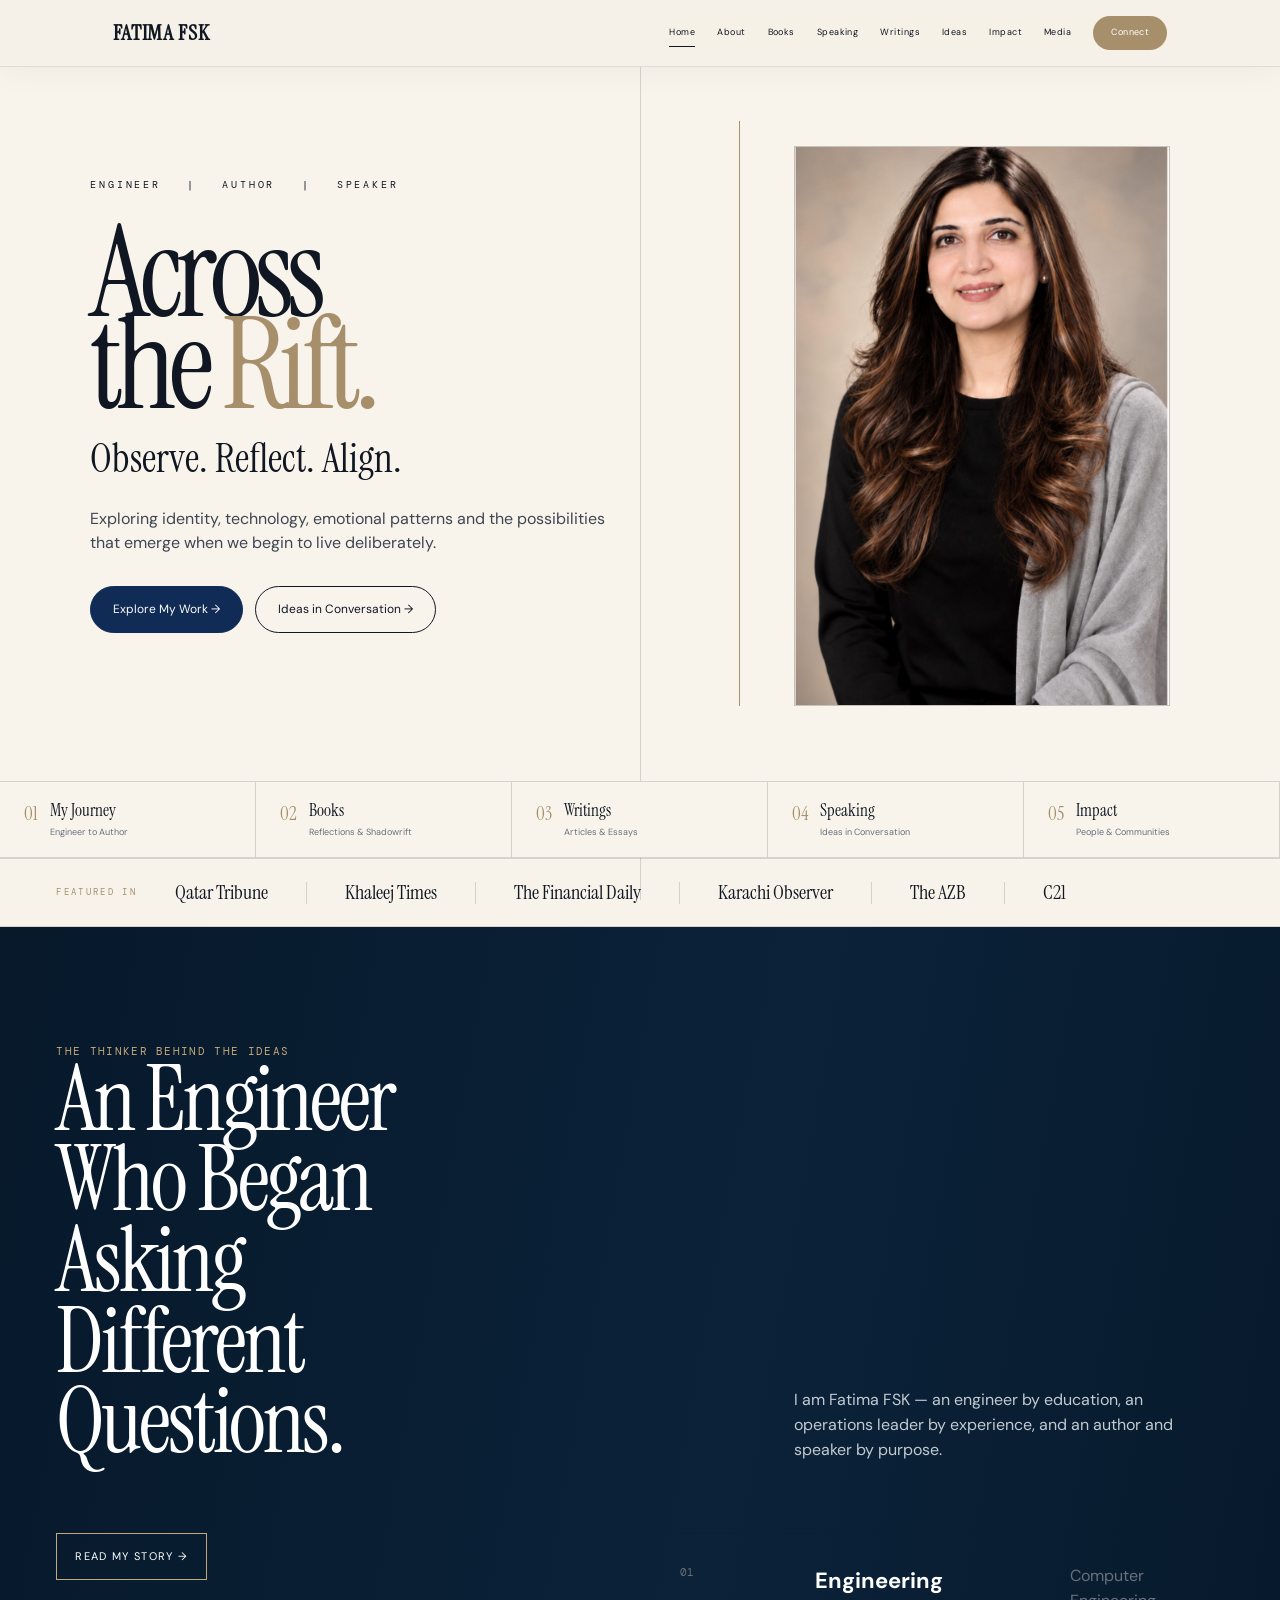
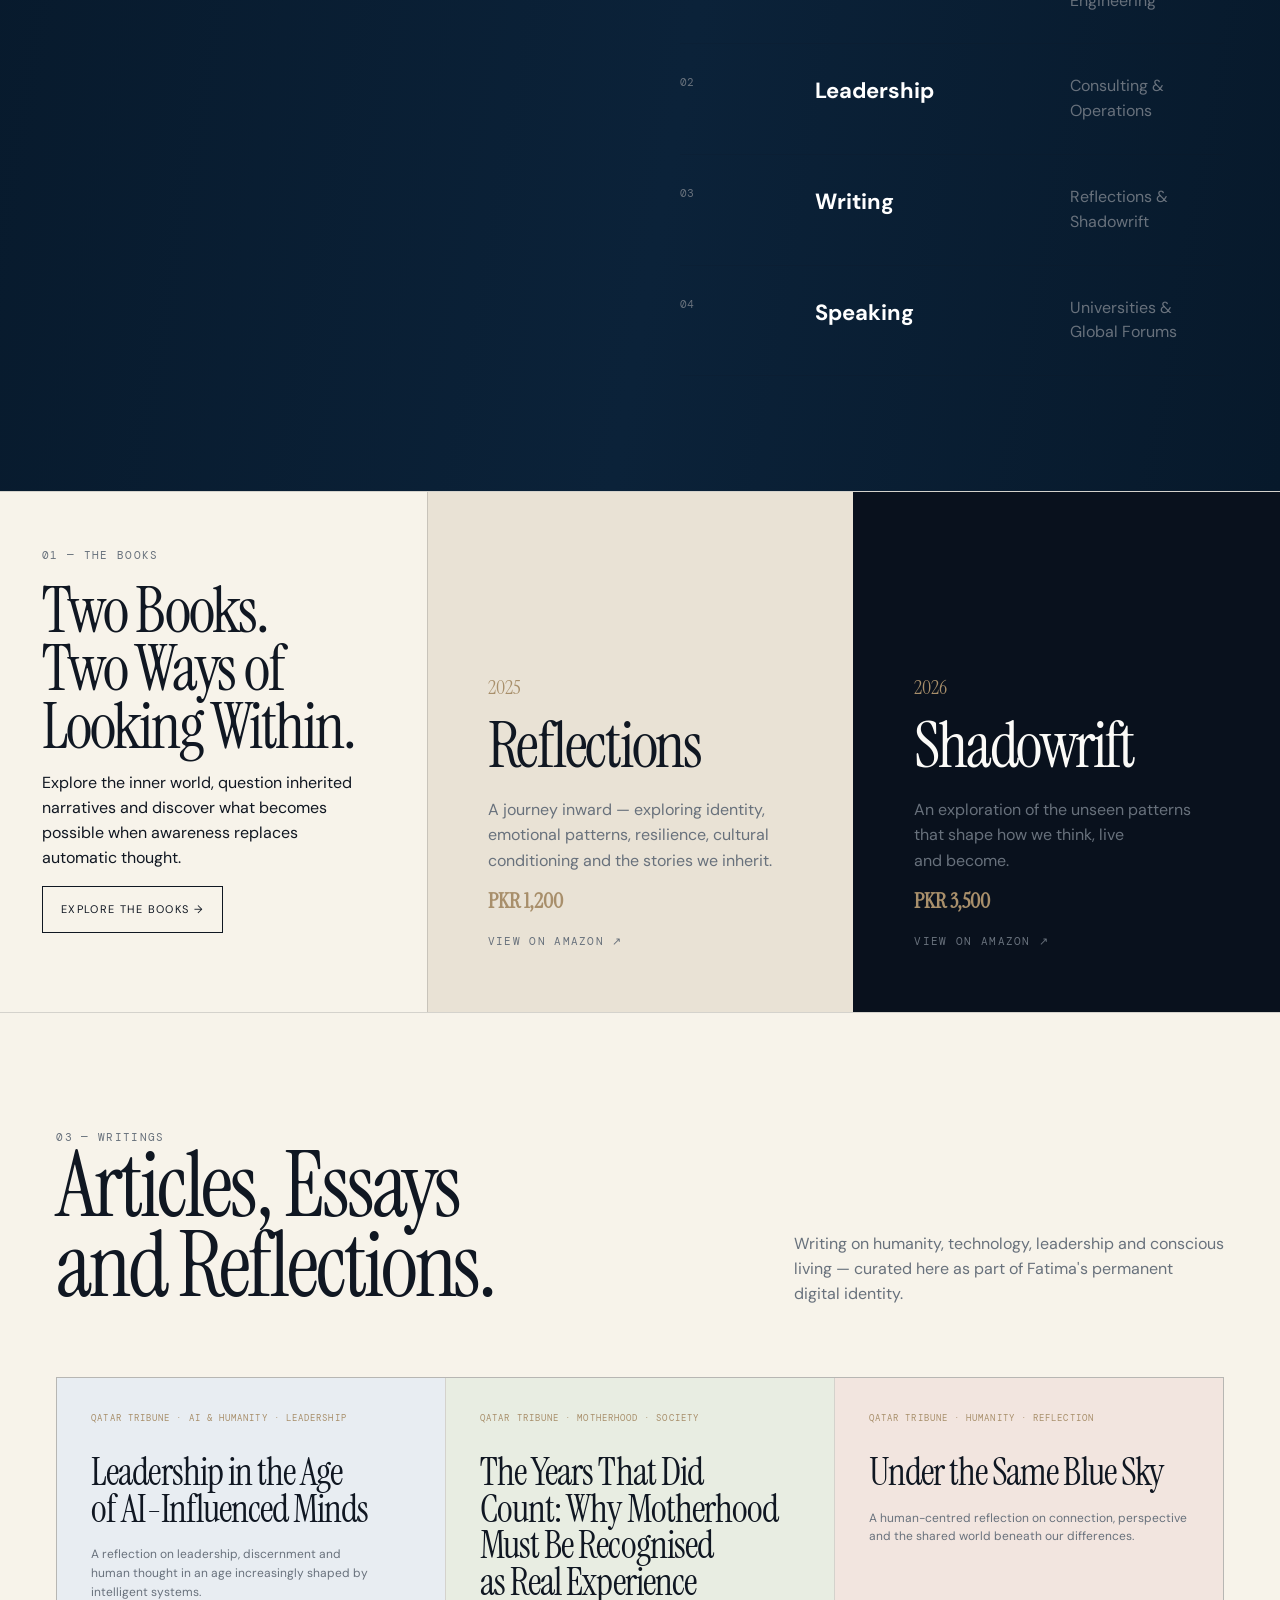
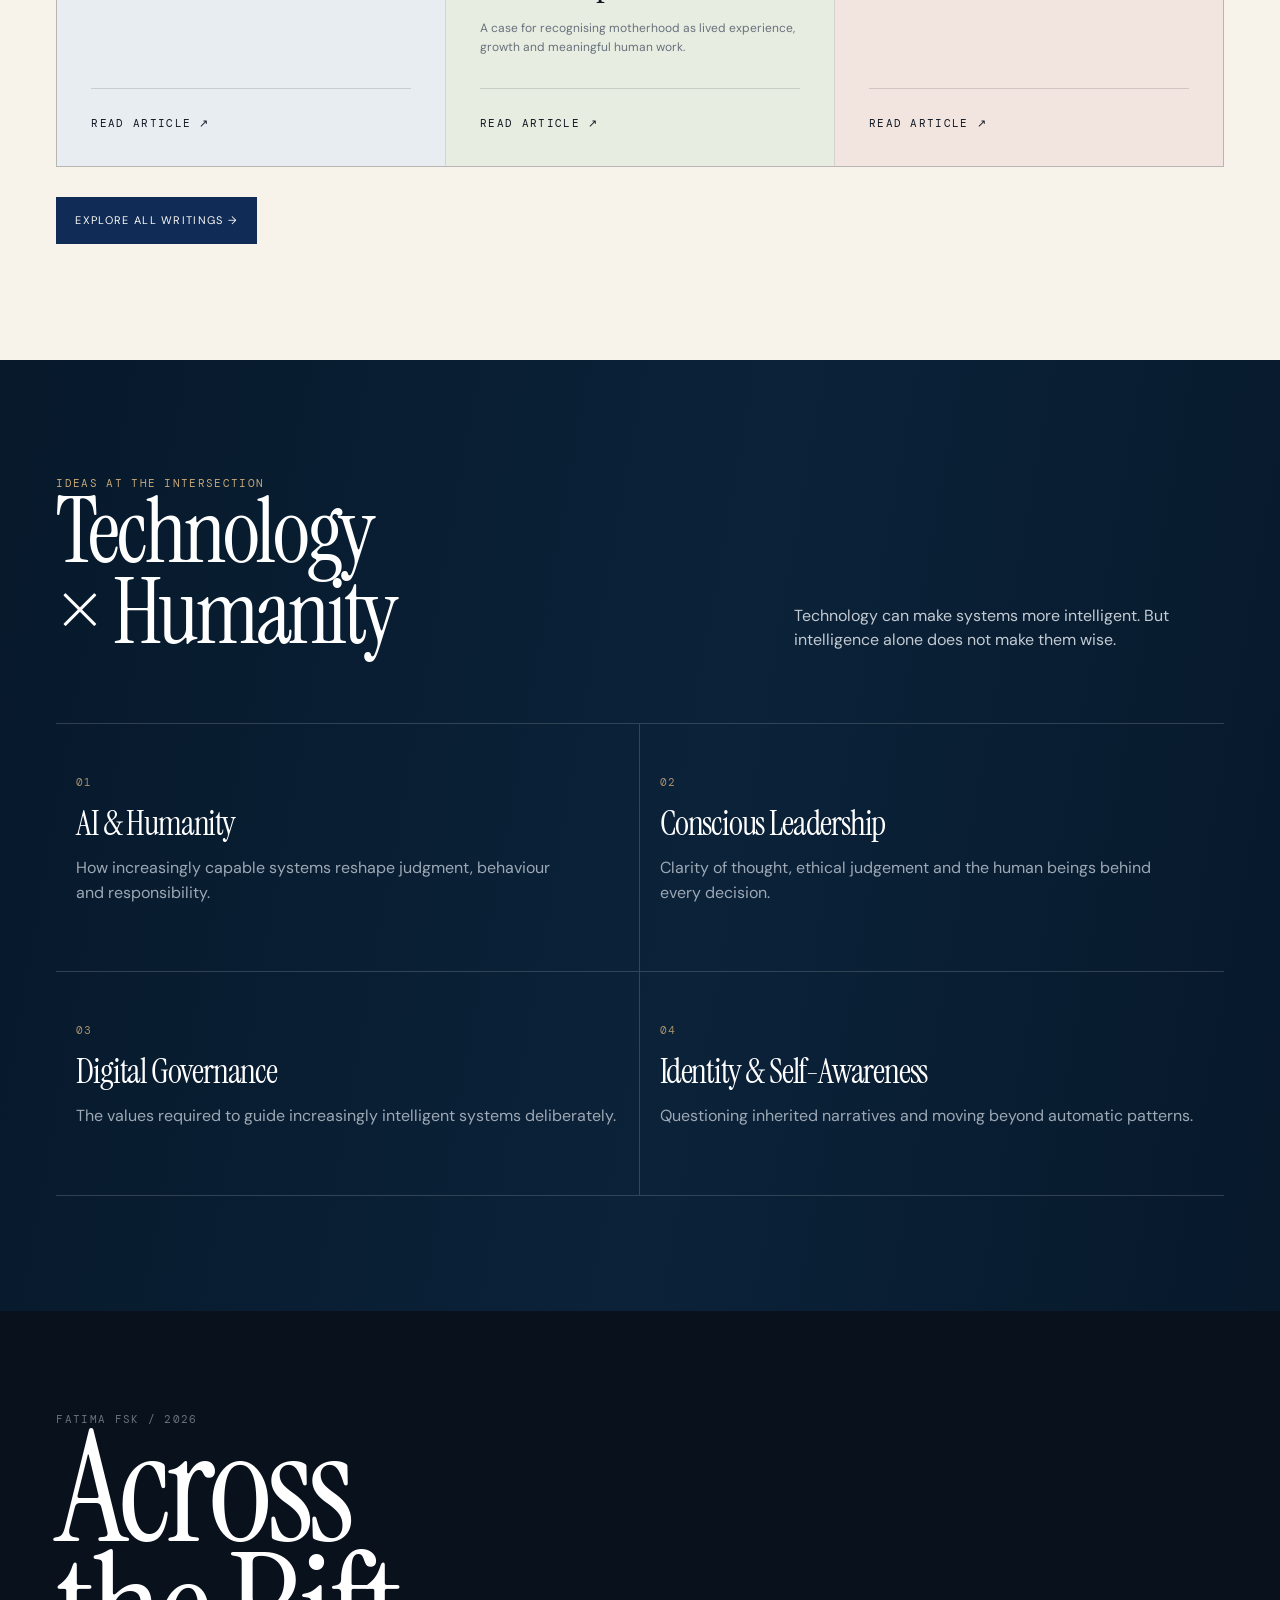
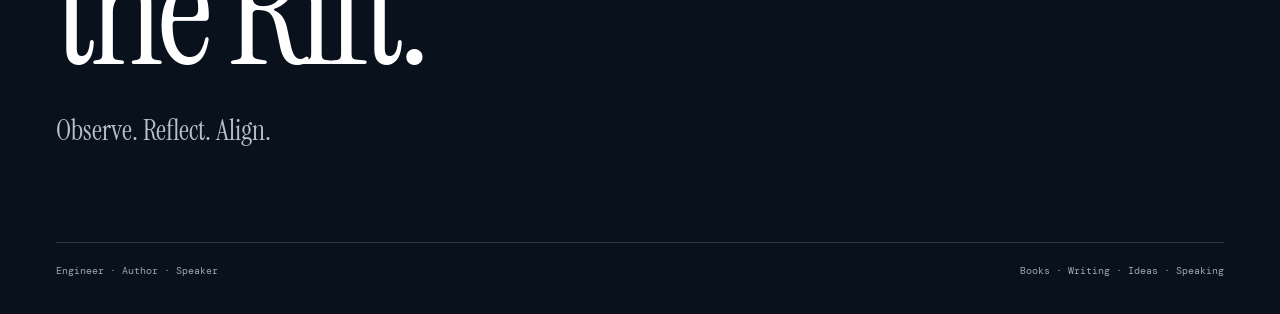
<file: index.html>
<!doctype html>
<html lang="en">
<head>
<meta charset="utf-8">
<meta name="viewport" content="width=device-width,initial-scale=1">
<meta name="description" content="Fatima FSK — engineer, author and speaker exploring technology, humanity, identity and deliberate living.">
<title>Home — Fatima FSK</title>
<link rel="stylesheet" href="styles.css">
</head>
<body>
<div class="rift-line"></div>
<header class="site-header">
<nav class="nav">
<a class="logo" href="index.html">FATIMA FSK</a>
<button class="menu-btn" aria-label="Open menu">MENU</button>
<div class="navlinks">
<a href="index.html">Home</a>
<a href="about.html">About</a>
<a href="books.html">Books</a>
<a href="speaking.html">Speaking</a>
<a href="writings.html">Writings</a>
<a href="ideas.html">Ideas</a>
<a href="impact.html">Impact</a>
<a href="media.html">Media</a>
<a href="contact.html">Connect</a>
</div>
</nav>
</header>

<main>
<section class="hero-shell">
  <div class="hero v4 container">
    <div class="hero-copy reveal">
      <div class="hero-kicker eyebrow">Engineer &nbsp; | &nbsp; Author &nbsp; | &nbsp; Speaker</div>
      <h1 class="display">Across<br>the <span class="accent">Rift.</span></h1>
      <div class="hero-subtitle-large">Observe. Reflect. Align.</div>
      <p class="statement">Exploring identity, technology, emotional patterns and the possibilities that emerge when we begin to live deliberately.</p>
      <div class="hero-actions"><a class="btn dark" href="writings.html">Explore My Work →</a><a class="btn" href="speaking.html">Ideas in Conversation →</a></div>
    </div>
    <div class="hero-visual reveal">
      <img class="hero-photo" src="fatima-fsk-hd-headshot.jpg" alt="Fatima FSK headshot">
      <div class="hero-v4-quote">“Ideas for<br>a more conscious<br>tomorrow.”</div>
      <div class="hero-themes"><span>Technology</span><span>Humanity</span><span>Leadership</span><span>Identity</span><span>Society</span></div>
    </div>
  </div>
  <div class="quick-nav"><div class="quick-nav-inner">
    <a class="quick-item" href="about.html"><span class="qnum">01</span><span><b>My Journey</b><small>Engineer to Author</small></span></a>
    <a class="quick-item" href="books.html"><span class="qnum">02</span><span><b>Books</b><small>Reflections & Shadowrift</small></span></a>
    <a class="quick-item" href="writings.html"><span class="qnum">03</span><span><b>Writings</b><small>Articles & Essays</small></span></a>
    <a class="quick-item" href="speaking.html"><span class="qnum">04</span><span><b>Speaking</b><small>Ideas in Conversation</small></span></a>
    <a class="quick-item" href="impact.html"><span class="qnum">05</span><span><b>Impact</b><small>People & Communities</small></span></a>
  </div></div>
</section>

<div class="featured-strip"><div class="container featured-inner"><span class="label">FEATURED IN</span><span>Qatar Tribune</span><i></i><span>Khaleej Times</span><i></i><span>The Financial Daily</span><i></i><span>Karachi Observer</span><i></i><span>The AZB</span><i></i><span>C21</span></div></div>

<section class="section visual-dark"><div class="container"><div class="section-head reveal"><div><div class="eyebrow">The thinker behind the ideas</div><h2 class="display">An Engineer<br>Who Began Asking<br>Different Questions.</h2></div><p>I am Fatima FSK — an engineer by education, an operations leader by experience, and an author and speaker by purpose.</p></div><div class="grid-2 reveal"><div><a class="btn" style="color:white;border-color:#c5a779" href="about.html">Read My Story →</a></div><div class="timeline"><div class="timeline-item"><span class="year">01</span><h3>Engineering</h3><p>Computer Engineering</p></div><div class="timeline-item"><span class="year">02</span><h3>Leadership</h3><p>Consulting & Operations</p></div><div class="timeline-item"><span class="year">03</span><h3>Writing</h3><p>Reflections & Shadowrift</p></div><div class="timeline-item"><span class="year">04</span><h3>Speaking</h3><p>Universities & Global Forums</p></div></div></div></div></section>

<section class="book-showcase">
 <div class="book-intro"><div class="eyebrow">01 — The Books</div><h2 class="display" style="font-size:clamp(52px,5vw,82px);margin-top:18px">Two Books.<br>Two Ways of<br>Looking Within.</h2><p>Explore the inner world, question inherited narratives and discover what becomes possible when awareness replaces automatic thought.</p><a class="btn" href="books.html">Explore the Books →</a></div>
 <article class="book-feature"><img src="reflections.jpg" alt="Reflections book cover"><div><div class="year">2025</div><h3 class="display">Reflections</h3><p>A journey inward — exploring identity, emotional patterns, resilience, cultural conditioning and the stories we inherit.</p><div class="book-price">PKR 1,200</div><a class="eyebrow" href="https://www.amazon.com/Reflections-Fatima-FSK/dp/B0F931M5L6?ref_=ast_author_dp&th=1&psc=1" target="_blank" rel="noopener">View on Amazon ↗</a></div></article>
 <article class="book-feature"><img src="shadowrift.jpg" alt="Shadowrift book cover"><div><div class="year">2026</div><h3 class="display">Shadowrift</h3><p>An exploration of the unseen patterns that shape how we think, live and become.</p><div class="book-price">PKR 3,500</div><a class="eyebrow" href="https://a.co/d/02vfjYNp" target="_blank" rel="noopener">View on Amazon ↗</a></div></article>
</section>

<section class="section"><div class="container"><div class="section-head reveal"><div><div class="eyebrow">03 — Writings</div><h2 class="display">Articles, Essays<br>and Reflections.</h2></div><p>Writing on humanity, technology, leadership and conscious living — curated here as part of Fatima's permanent digital identity.</p></div><div id="writing-list" class="dynamic-list"></div><div style="margin-top:30px"><a class="btn dark" href="writings.html">Explore All Writings →</a></div></div></section>

<section class="section visual-dark"><div class="container"><div class="section-head reveal"><div><div class="eyebrow">Ideas at the intersection</div><h2 class="display">Technology × Humanity</h2></div><p>Technology can make systems more intelligent. But intelligence alone does not make them wise.</p></div><div class="topic-grid reveal"><div class="topic"><div class="number">01</div><h3 class="display">AI & Humanity</h3><p>How increasingly capable systems reshape judgment, behaviour and responsibility.</p></div><div class="topic"><div class="number">02</div><h3 class="display">Conscious Leadership</h3><p>Clarity of thought, ethical judgement and the human beings behind every decision.</p></div><div class="topic"><div class="number">03</div><h3 class="display">Digital Governance</h3><p>The values required to guide increasingly intelligent systems deliberately.</p></div><div class="topic"><div class="number">04</div><h3 class="display">Identity & Self-Awareness</h3><p>Questioning inherited narratives and moving beyond automatic patterns.</p></div></div></div></section>
</main>

<footer>
<div class="container">
<div class="eyebrow">Fatima FSK / 2026</div>
<div class="big display">Across<br>the Rift.</div>
<div style="margin-top:35px;font-family:'Instrument Serif',serif;font-size:28px;color:#b8c0ca">Observe. Reflect. Align.</div>
<div class="footer-bottom"><span>Engineer · Author · Speaker</span><span>Books · Writing · Ideas · Speaking</span></div>
</div>
</footer>
<script src="content.js"></script>
<script src="site.js"></script>
</body>
</html>
</file>
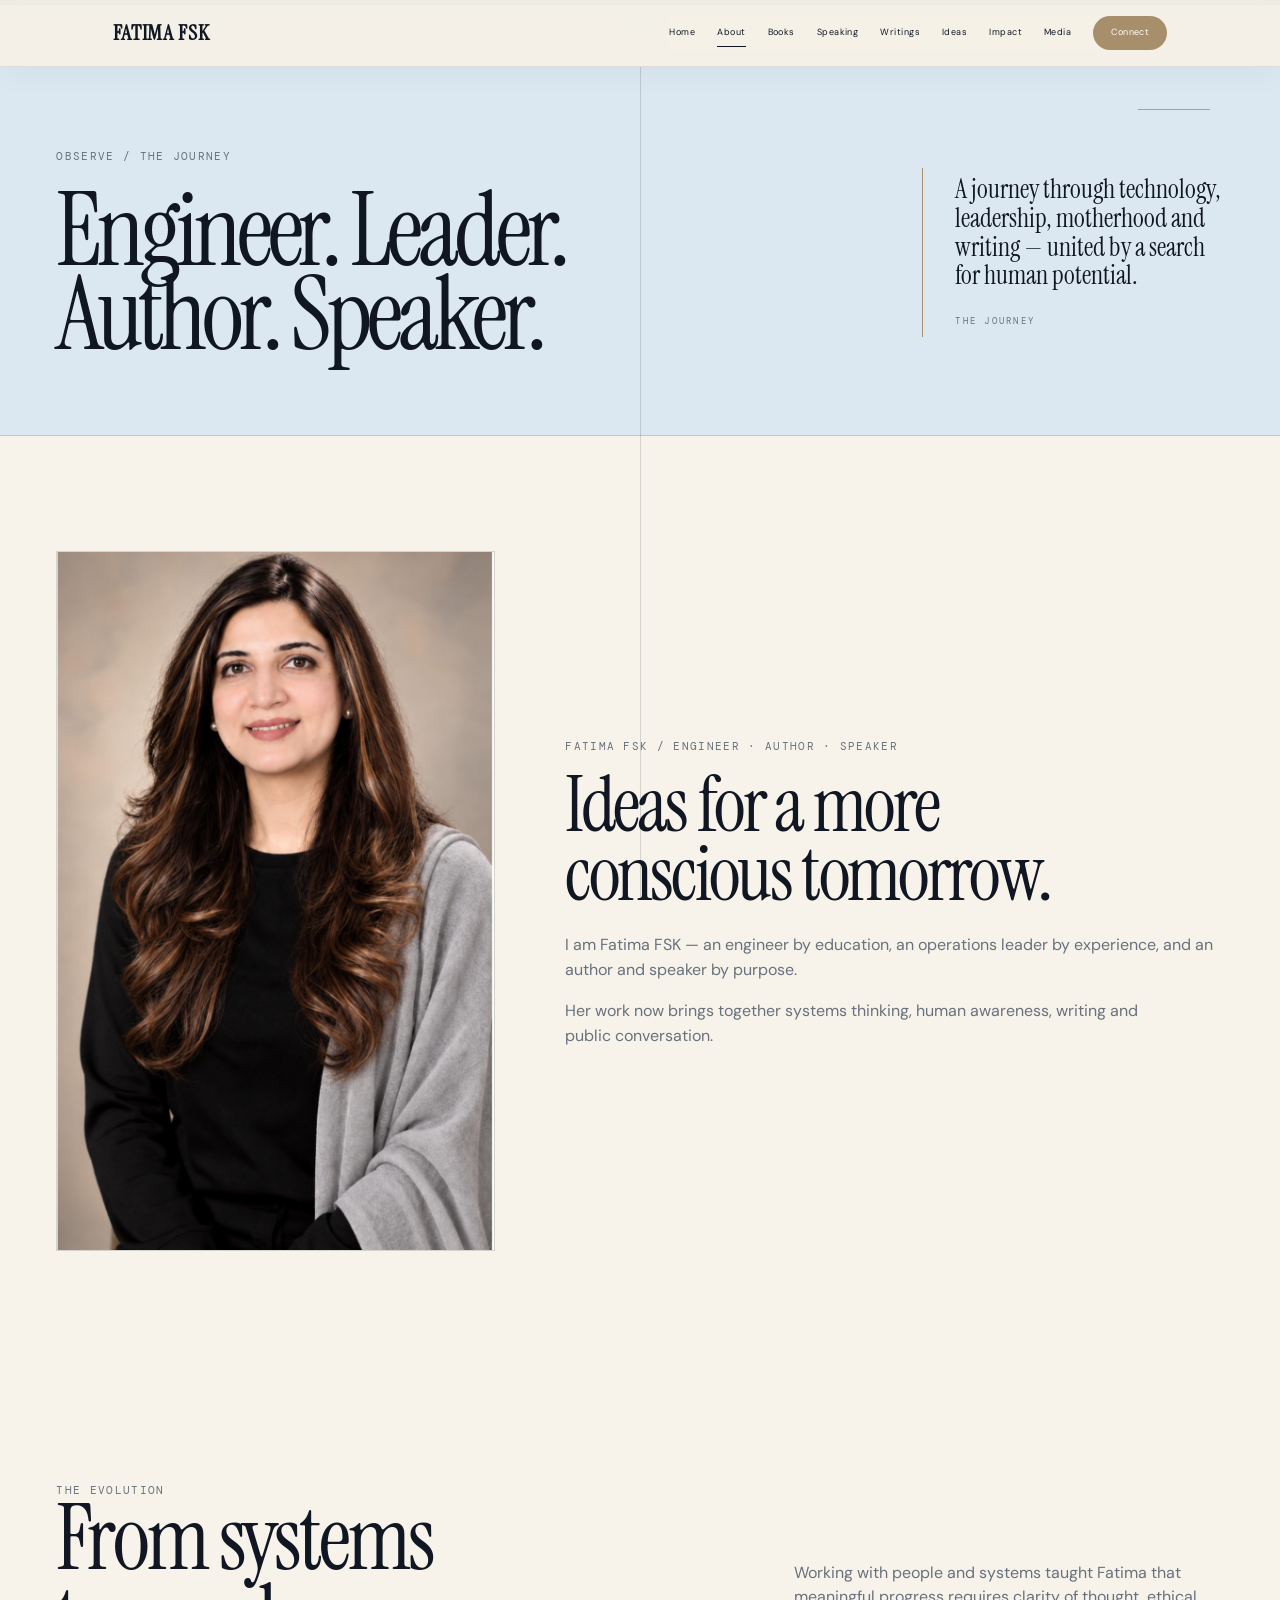
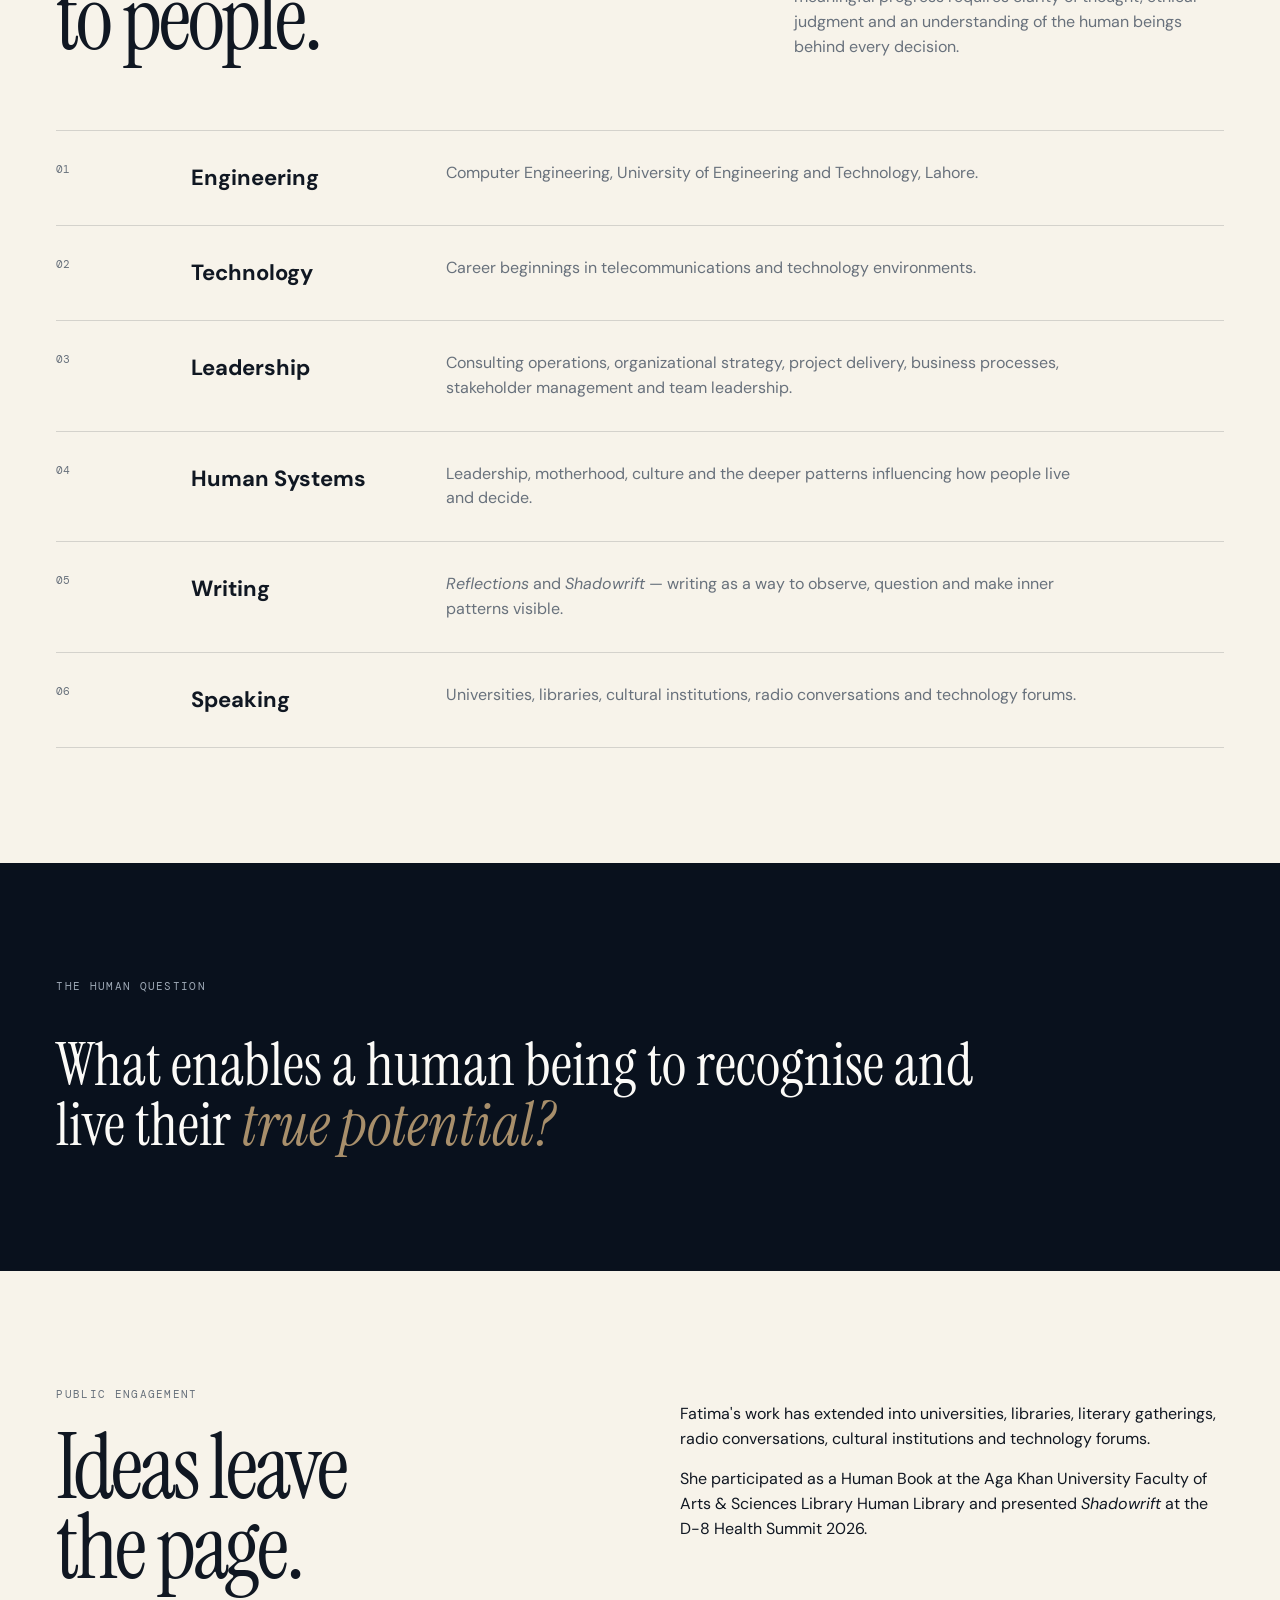
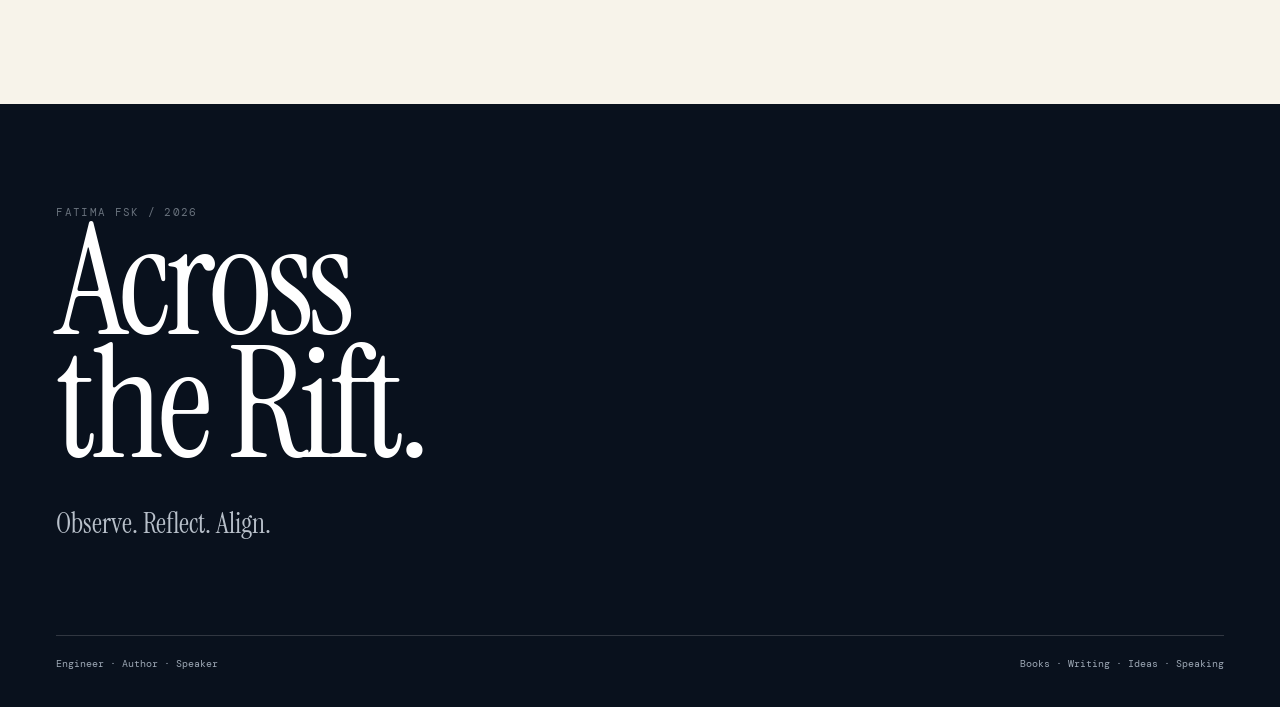
<file: about.html>
<!doctype html>
<html lang="en">
<head>
<meta charset="utf-8">
<meta name="viewport" content="width=device-width,initial-scale=1">
<meta name="description" content="Fatima FSK — engineer, author and speaker exploring technology, humanity, identity and deliberate living.">
<title>Observe — Fatima FSK</title>
<link rel="stylesheet" href="styles.css">
</head>
<body>
<div class="rift-line"></div>
<header class="site-header">
<nav class="nav">
<a class="logo" href="index.html">FATIMA FSK</a>
<button class="menu-btn" aria-label="Open menu">MENU</button>
<div class="navlinks">
<a href="index.html">Home</a>
<a href="about.html">About</a>
<a href="books.html">Books</a>
<a href="speaking.html">Speaking</a>
<a href="writings.html">Writings</a>
<a href="ideas.html">Ideas</a>
<a href="impact.html">Impact</a>
<a href="media.html">Media</a>
<a href="contact.html">Connect</a>
</div>
</nav>
</header>

<main>
<section class="text-banner blue"><div class="container text-banner-grid reveal"><div><div class="eyebrow">Observe / The Journey</div><h1 class="display">Engineer. Leader.<br>Author. Speaker.</h1></div><div class="banner-copy"><p>A journey through technology, leadership, motherhood and writing — united by a search for human potential.</p><div class="banner-mark">THE JOURNEY</div></div></div></section>
<section class="section"><div class="container"><div class="feature-story reveal"><img class="official-portrait" src="fatima-fsk-hd-headshot.jpg" alt="Official portrait of Fatima FSK"><div class="copy"><div class="eyebrow">Fatima FSK / Engineer · Author · Speaker</div><h2 class="display">Ideas for a more conscious tomorrow.</h2><p>I am Fatima FSK — an engineer by education, an operations leader by experience, and an author and speaker by purpose.</p><p>Her work now brings together systems thinking, human awareness, writing and public conversation.</p></div></div></div></section>
<section class="section"><div class="container"><div class="section-head reveal"><div><div class="eyebrow">The evolution</div><h2 class="display">From systems<br>to people.</h2></div><p>Working with people and systems taught Fatima that meaningful progress requires clarity of thought, ethical judgment and an understanding of the human beings behind every decision.</p></div>
<div class="timeline reveal">
<div class="timeline-item"><div class="year">01</div><h3>Engineering</h3><p>Computer Engineering, University of Engineering and Technology, Lahore.</p></div>
<div class="timeline-item"><div class="year">02</div><h3>Technology</h3><p>Career beginnings in telecommunications and technology environments.</p></div>
<div class="timeline-item"><div class="year">03</div><h3>Leadership</h3><p>Consulting operations, organizational strategy, project delivery, business processes, stakeholder management and team leadership.</p></div>
<div class="timeline-item"><div class="year">04</div><h3>Human Systems</h3><p>Leadership, motherhood, culture and the deeper patterns influencing how people live and decide.</p></div>
<div class="timeline-item"><div class="year">05</div><h3>Writing</h3><p><em>Reflections</em> and <em>Shadowrift</em> — writing as a way to observe, question and make inner patterns visible.</p></div>
<div class="timeline-item"><div class="year">06</div><h3>Speaking</h3><p>Universities, libraries, cultural institutions, radio conversations and technology forums.</p></div>
</div></div></section>
<section class="section dark"><div class="container"><div class="eyebrow">The human question</div><div class="quote reveal" style="margin-top:40px">What enables a human being to recognise and live their <em>true potential?</em></div></div></section>
<section class="section"><div class="container"><div class="grid-2"><div><div class="eyebrow">Public engagement</div><h2 class="display" style="margin-top:25px">Ideas leave<br>the page.</h2></div><div><p>Fatima's work has extended into universities, libraries, literary gatherings, radio conversations, cultural institutions and technology forums.</p><p>She participated as a Human Book at the Aga Khan University Faculty of Arts & Sciences Library Human Library and presented <em>Shadowrift</em> at the D-8 Health Summit 2026.</p></div></div></div></section>
</main>

<footer>
<div class="container">
<div class="eyebrow">Fatima FSK / 2026</div>
<div class="big display">Across<br>the Rift.</div>
<div style="margin-top:35px;font-family:'Instrument Serif',serif;font-size:28px;color:#b8c0ca">Observe. Reflect. Align.</div>
<div class="footer-bottom"><span>Engineer · Author · Speaker</span><span>Books · Writing · Ideas · Speaking</span></div>
</div>
</footer>
<script src="content.js"></script>
<script src="site.js"></script>
</body>
</html>
</file>
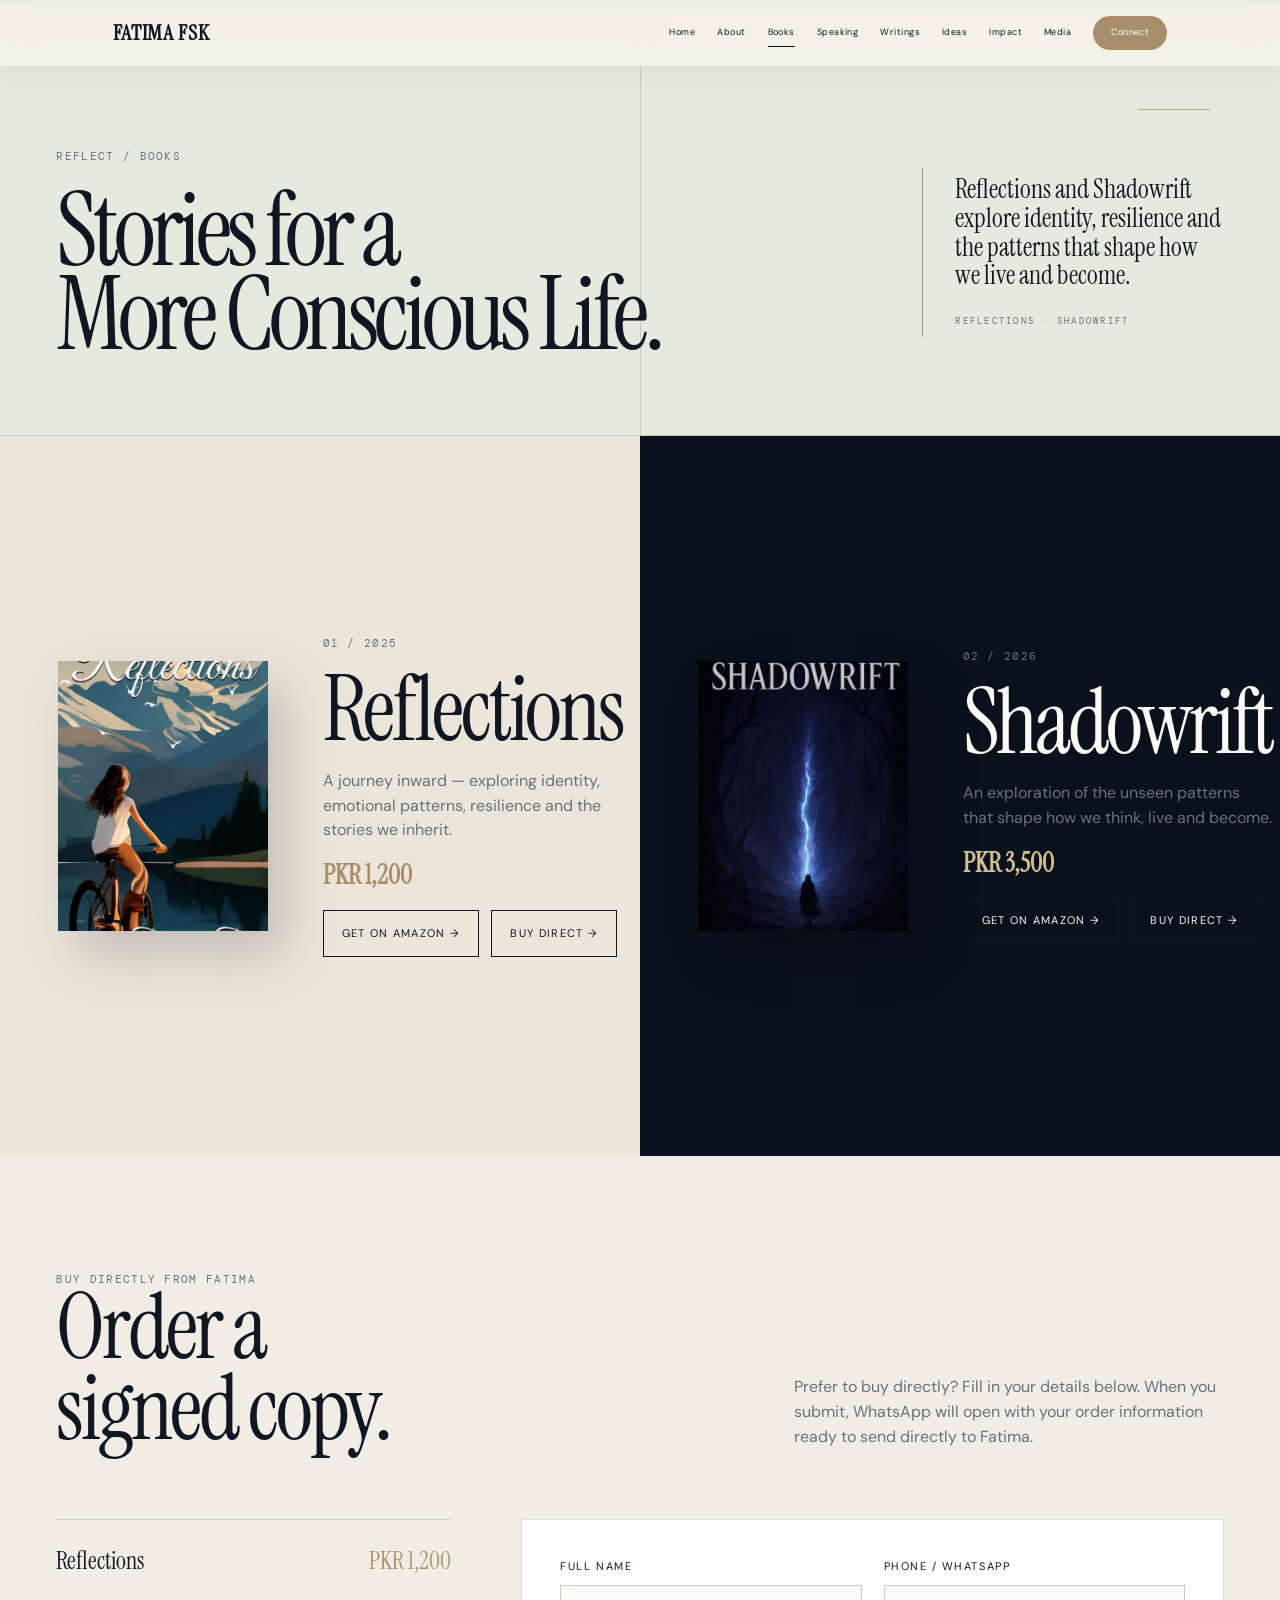
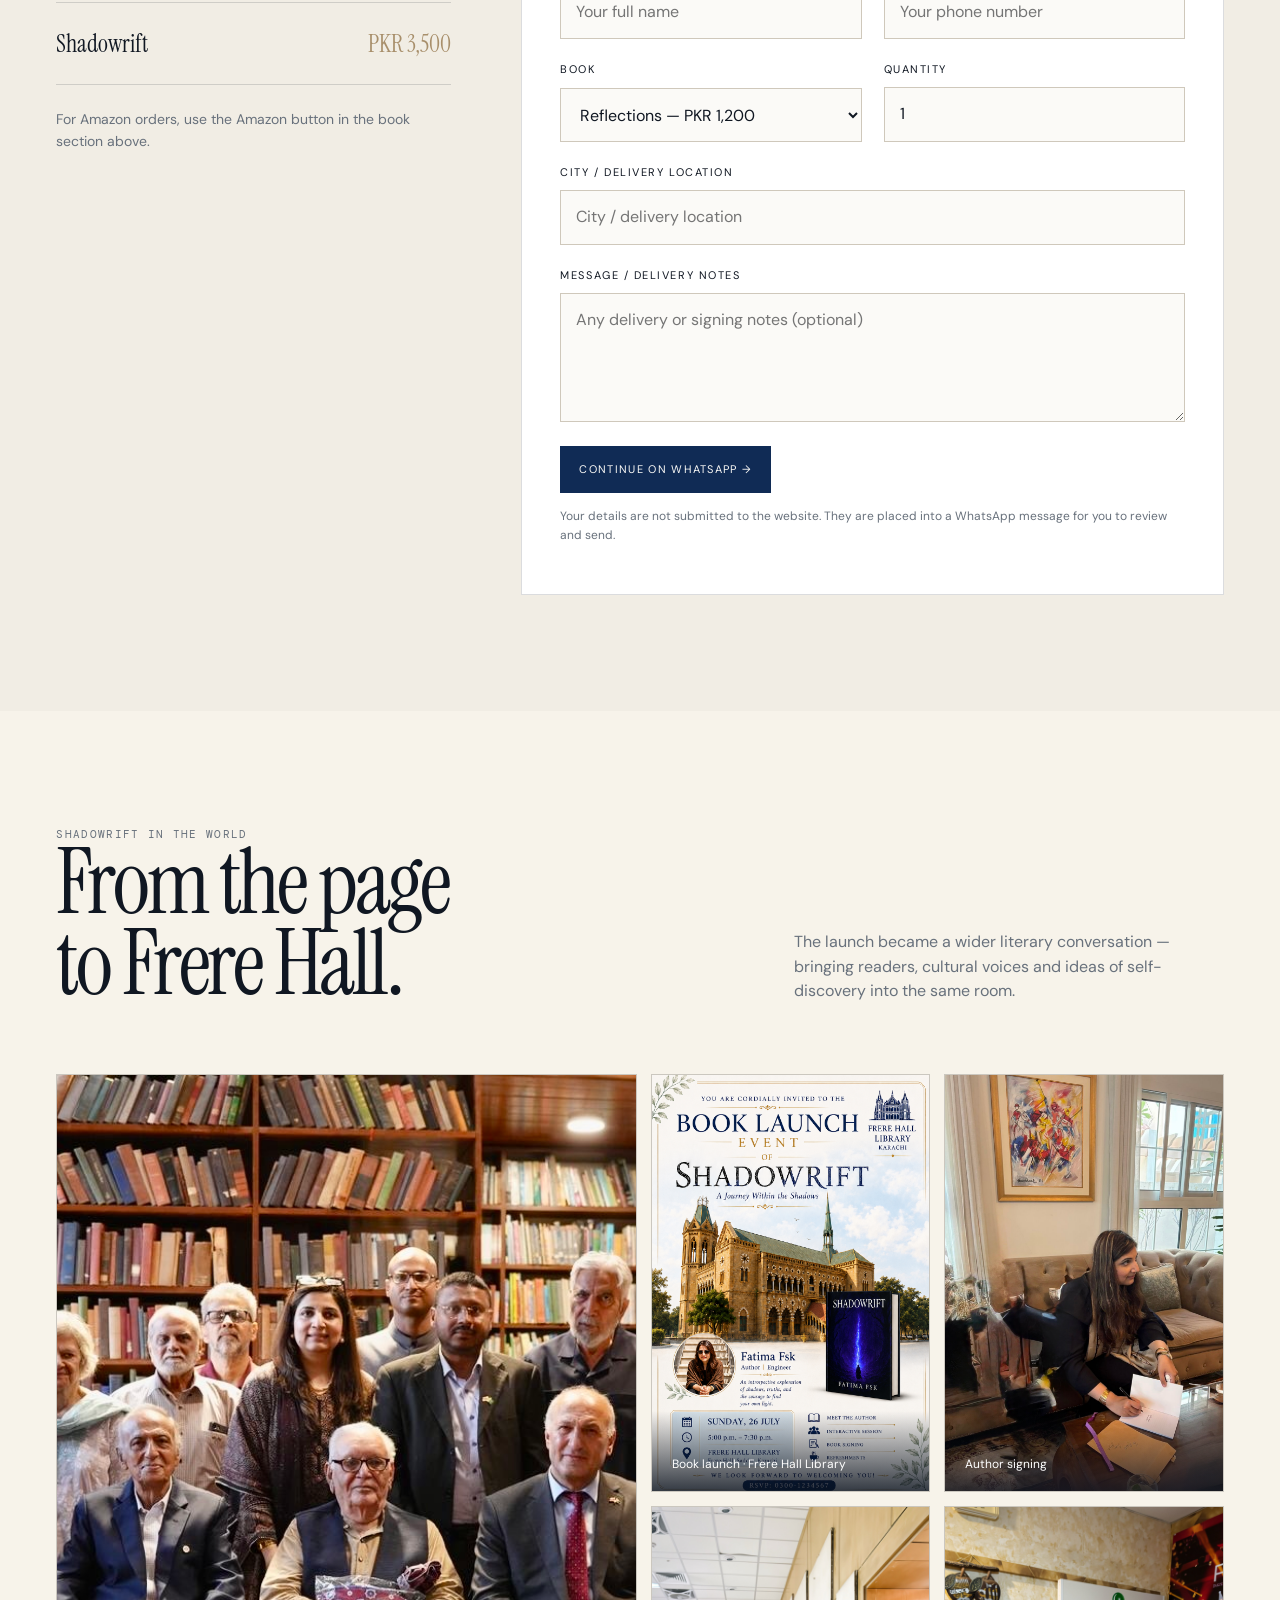
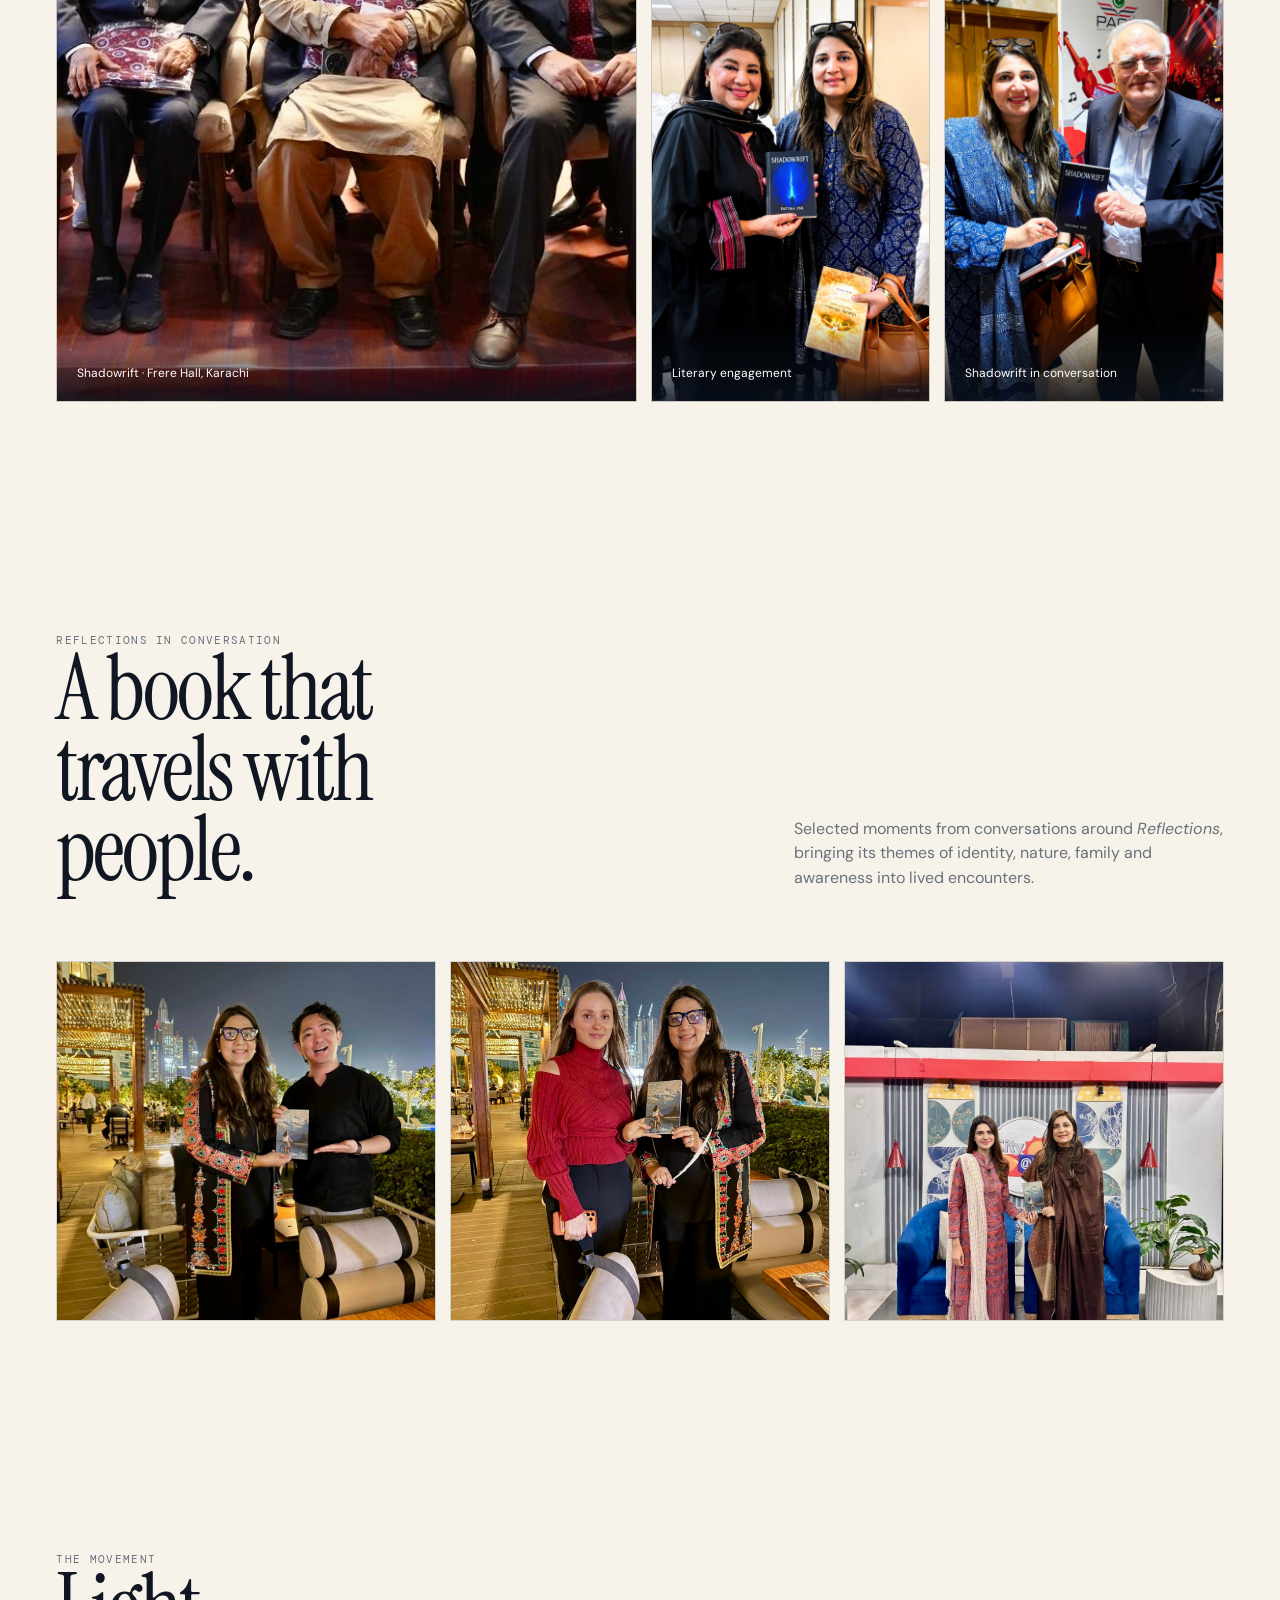
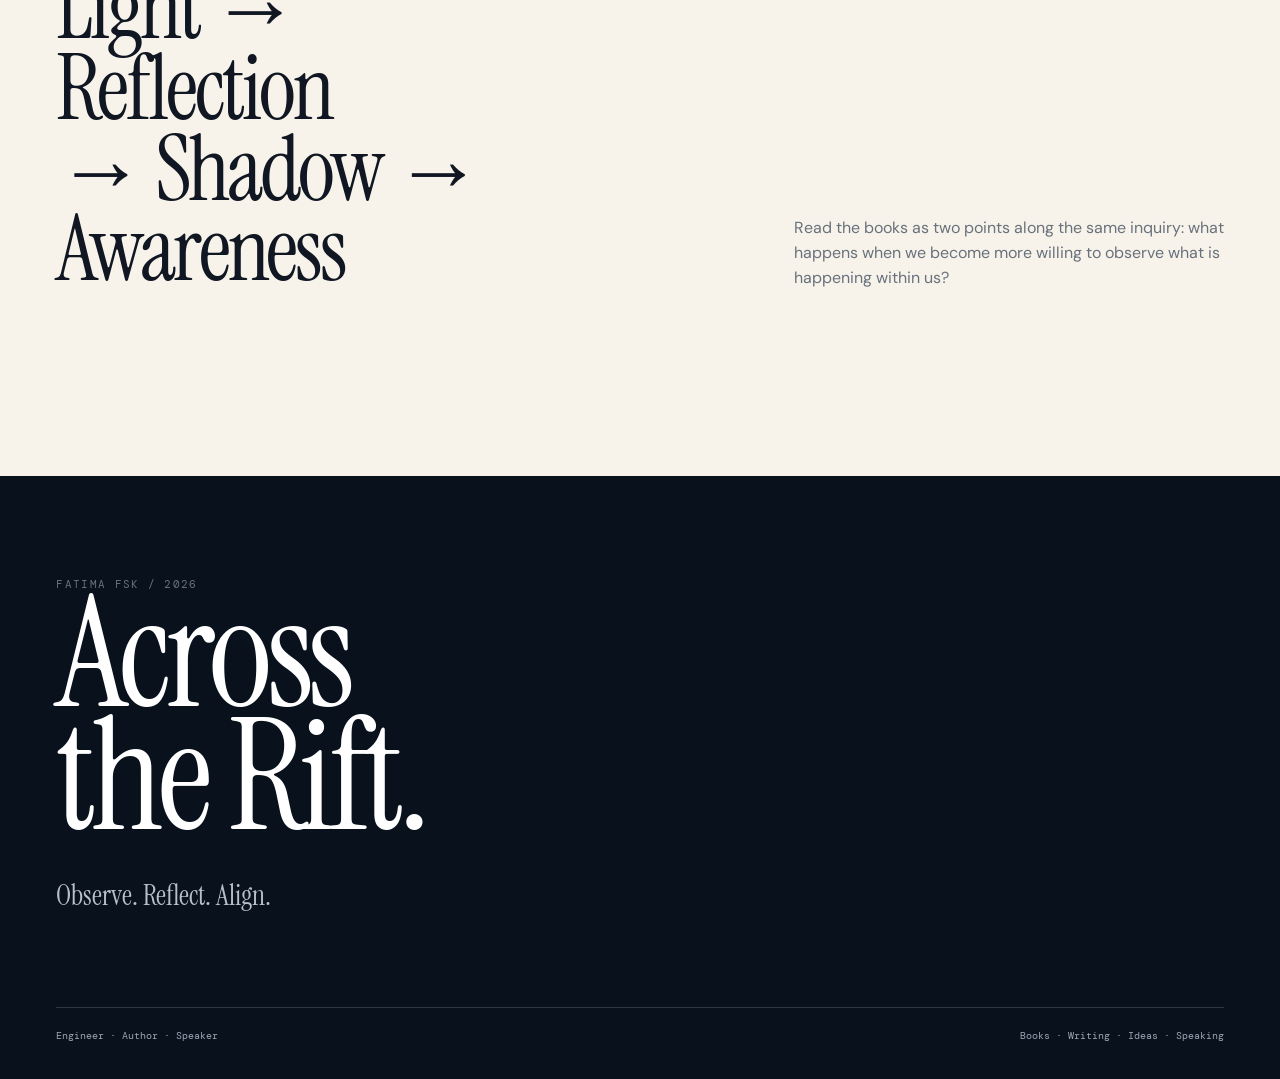
<file: books.html>
<!doctype html>
<html lang="en">
<head>
<meta charset="utf-8">
<meta name="viewport" content="width=device-width,initial-scale=1">
<meta name="description" content="Fatima FSK — engineer, author and speaker exploring technology, humanity, identity and deliberate living.">
<title>Books — Fatima FSK</title>
<link rel="stylesheet" href="styles.css">
</head>
<body>
<div class="rift-line"></div>
<header class="site-header">
<nav class="nav">
<a class="logo" href="index.html">FATIMA FSK</a>
<button class="menu-btn" aria-label="Open menu">MENU</button>
<div class="navlinks">
<a href="index.html">Home</a>
<a href="about.html">About</a>
<a href="books.html">Books</a>
<a href="speaking.html">Speaking</a>
<a href="writings.html">Writings</a>
<a href="ideas.html">Ideas</a>
<a href="impact.html">Impact</a>
<a href="media.html">Media</a>
<a href="contact.html">Connect</a>
</div>
</nav>
</header>

<main>
<section class="text-banner sage"><div class="container text-banner-grid reveal"><div><div class="eyebrow">Reflect / Books</div><h1 class="display">Stories for a<br>More Conscious Life.</h1></div><div class="banner-copy"><p>Reflections and Shadowrift explore identity, resilience and the patterns that shape how we live and become.</p><div class="banner-mark">REFLECTIONS · SHADOWRIFT</div></div></div></section>
<section class="book-stage">
<article class="book reveal"><img src="reflections.jpg" alt="Reflections book cover"><div><div class="eyebrow">01 / 2025</div><h2 class="display" style="margin:18px 0">Reflections</h2><p class="desc">A journey inward — exploring identity, emotional patterns, resilience and the stories we inherit.</p><div class="book-price">PKR 1,200</div><div class="book-buy-actions"><a class="btn" href="https://www.amazon.com/Reflections-Fatima-FSK/dp/B0F931M5L6?ref_=ast_author_dp&th=1&psc=1" target="_blank" rel="noopener">Get on Amazon →</a><a class="btn buy-direct" href="#order-book" data-book="Reflections">Buy Direct →</a></div></div></article>
<article class="book reveal"><img src="shadowrift.jpg" alt="Shadowrift book cover"><div><div class="eyebrow">02 / 2026</div><h2 class="display" style="margin:18px 0">Shadowrift</h2><p class="desc">An exploration of the unseen patterns that shape how we think, live and become.</p><div class="book-price">PKR 3,500</div><div class="book-buy-actions"><a class="btn" href="https://a.co/d/02vfjYNp" target="_blank" rel="noopener">Get on Amazon →</a><a class="btn buy-direct" href="#order-book" data-book="Shadowrift">Buy Direct →</a></div></div></article>
</section>

<section class="section order-section" id="order-book"><div class="container"><div class="section-head"><div><div class="eyebrow">Buy directly from Fatima</div><h2 class="display">Order a signed copy.</h2></div><p>Prefer to buy directly? Fill in your details below. When you submit, WhatsApp will open with your order information ready to send directly to Fatima.</p></div><div class="order-layout"><div class="order-prices"><div><span>Reflections</span><strong>PKR 1,200</strong></div><div><span>Shadowrift</span><strong>PKR 3,500</strong></div><p>For Amazon orders, use the Amazon button in the book section above.</p></div><form class="book-order-form" id="bookOrderForm"><div class="form-grid"><label>Full Name<input type="text" name="name" required autocomplete="name" placeholder="Your full name"></label><label>Phone / WhatsApp<input type="tel" name="phone" required autocomplete="tel" placeholder="Your phone number"></label><label>Book<select name="book" id="orderBook" required><option value="Reflections">Reflections — PKR 1,200</option><option value="Shadowrift">Shadowrift — PKR 3,500</option></select></label><label>Quantity<input type="number" name="quantity" min="1" value="1" required></label><label class="full">City / Delivery Location<input type="text" name="city" required autocomplete="address-level2" placeholder="City / delivery location"></label><label class="full">Message / Delivery Notes<textarea name="notes" rows="4" placeholder="Any delivery or signing notes (optional)"></textarea></label></div><button class="btn dark whatsapp-order" type="submit">Continue on WhatsApp →</button><p class="form-note">Your details are not submitted to the website. They are placed into a WhatsApp message for you to review and send.</p></form></div></div></section>
<section class="section"><div class="container"><div class="section-head"><div><div class="eyebrow">Shadowrift in the world</div><h2 class="display">From the page<br>to Frere Hall.</h2></div><p>The launch became a wider literary conversation — bringing readers, cultural voices and ideas of self-discovery into the same room.</p></div><div class="editorial-gallery reveal"><figure><img src="shadowrift-frere-group.jpg" alt="Shadowrift gathering at Frere Hall"><figcaption>Shadowrift · Frere Hall, Karachi</figcaption></figure><figure><img src="shadowrift-launch-invitation.png" alt="Shadowrift book launch invitation"><figcaption>Book launch · Frere Hall Library</figcaption></figure><figure><img src="author-signing.jpg" alt="Fatima FSK signing a book"><figcaption>Author signing</figcaption></figure><figure><img src="shadowrift-literary-guest.jpg" alt="Shadowrift literary engagement"><figcaption>Literary engagement</figcaption></figure><figure><img src="event-shadowrift-presentation.jpg" alt="Fatima FSK presenting Shadowrift"><figcaption>Shadowrift in conversation</figcaption></figure></div></div></section>
<section class="section"><div class="container"><div class="section-head"><div><div class="eyebrow">Reflections in conversation</div><h2 class="display">A book that<br>travels with people.</h2></div><p>Selected moments from conversations around <em>Reflections</em>, bringing its themes of identity, nature, family and awareness into lived encounters.</p></div><div class="photo-strip reveal"><img src="event-reflections-dubai.jpg" alt="Reflections public engagement in Dubai"><img src="reflections-conversation.jpg" alt="Fatima FSK sharing Reflections"><img src="media-studio-reflections.jpg" alt="Studio conversation featuring Reflections"></div></div></section>
<section class="section"><div class="container"><div class="section-head"><div><div class="eyebrow">The movement</div><h2 class="display">Light → Reflection<br>→ Shadow → Awareness</h2></div><p>Read the books as two points along the same inquiry: what happens when we become more willing to observe what is happening within us?</p></div></div></section>
</main>

<footer>
<div class="container">
<div class="eyebrow">Fatima FSK / 2026</div>
<div class="big display">Across<br>the Rift.</div>
<div style="margin-top:35px;font-family:'Instrument Serif',serif;font-size:28px;color:#b8c0ca">Observe. Reflect. Align.</div>
<div class="footer-bottom"><span>Engineer · Author · Speaker</span><span>Books · Writing · Ideas · Speaking</span></div>
</div>
</footer>
<script src="content.js"></script>
<script src="site.js"></script>
</body>
</html>
</file>
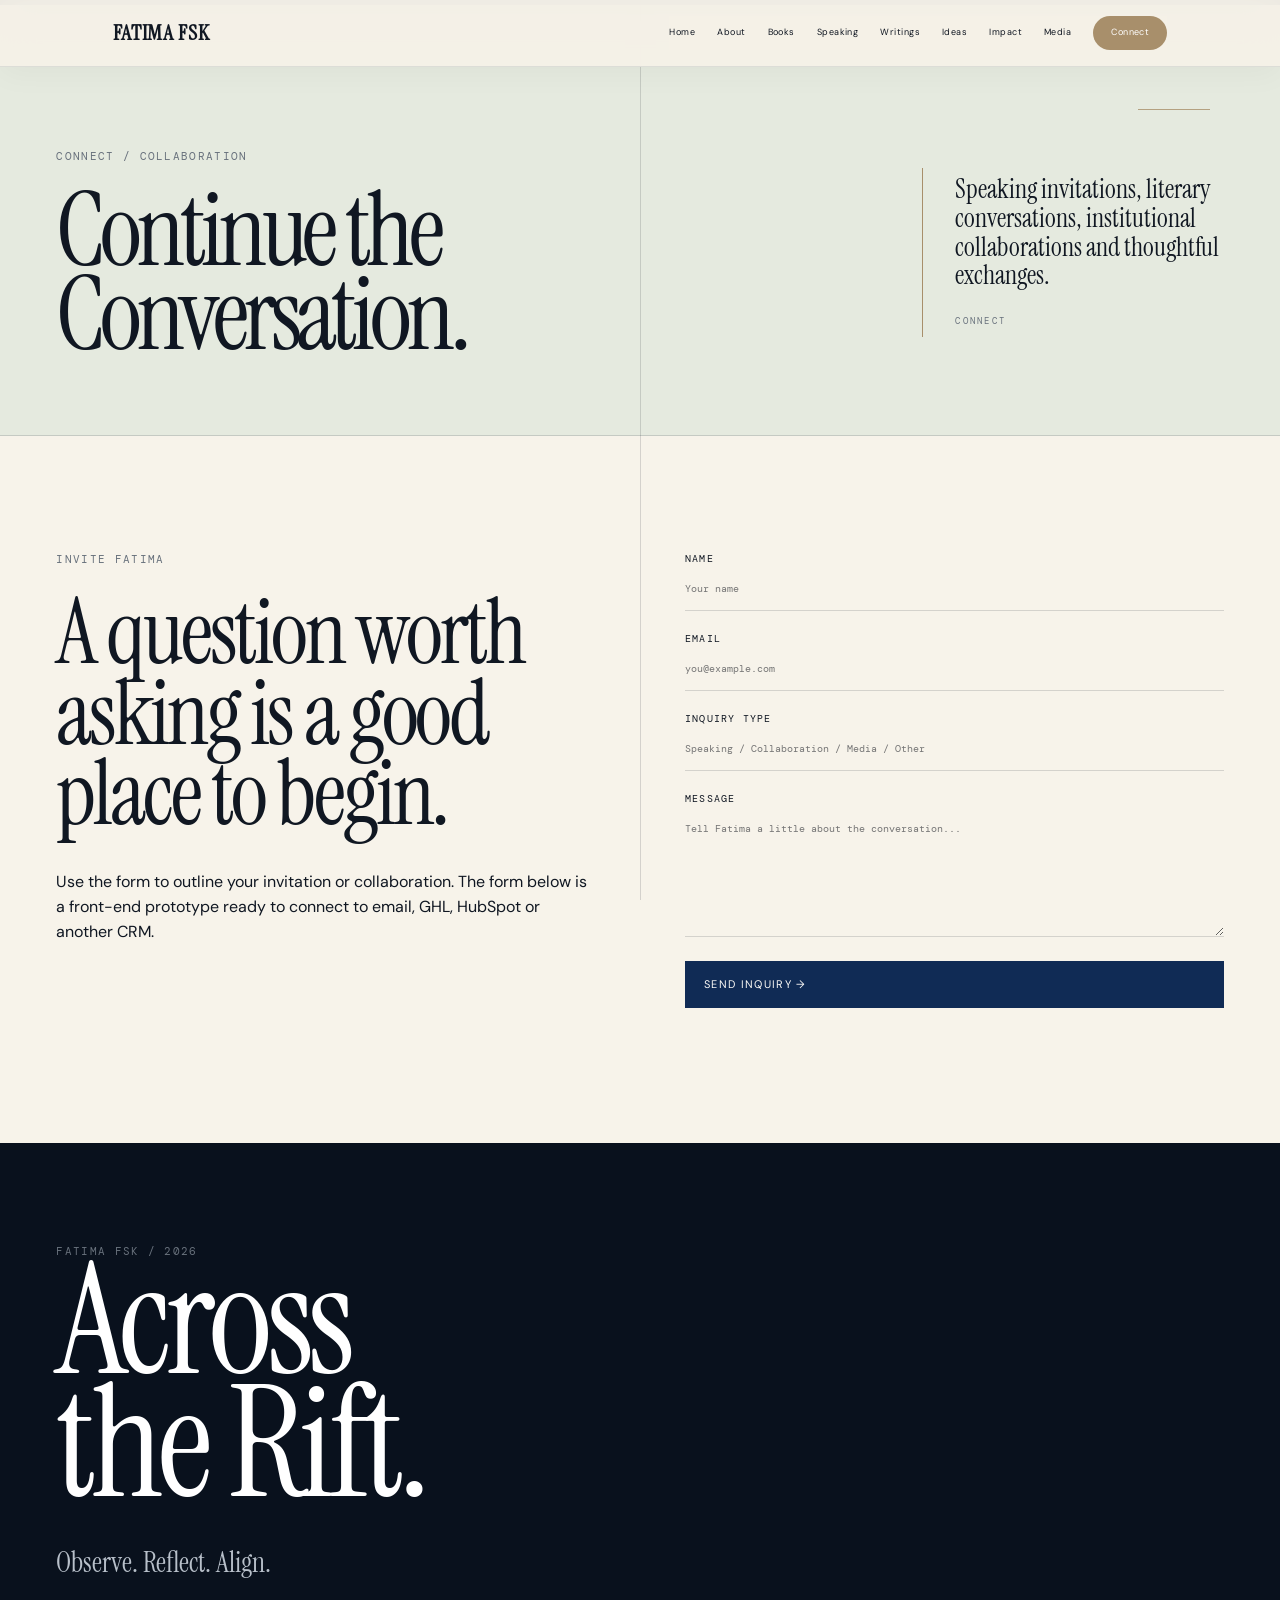
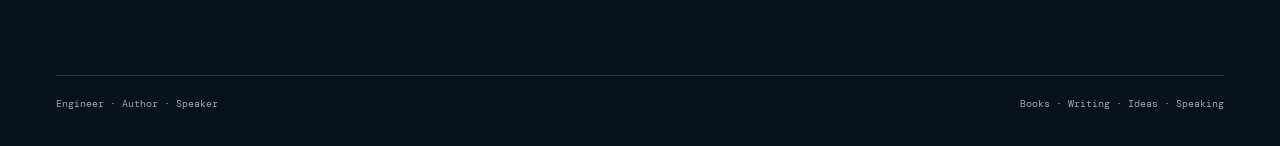
<file: contact.html>
<!doctype html>
<html lang="en">
<head>
<meta charset="utf-8">
<meta name="viewport" content="width=device-width,initial-scale=1">
<meta name="description" content="Fatima FSK — engineer, author and speaker exploring technology, humanity, identity and deliberate living.">
<title>Connect — Fatima FSK</title>
<link rel="stylesheet" href="styles.css">
</head>
<body>
<div class="rift-line"></div>
<header class="site-header">
<nav class="nav">
<a class="logo" href="index.html">FATIMA FSK</a>
<button class="menu-btn" aria-label="Open menu">MENU</button>
<div class="navlinks">
<a href="index.html">Home</a>
<a href="about.html">About</a>
<a href="books.html">Books</a>
<a href="speaking.html">Speaking</a>
<a href="writings.html">Writings</a>
<a href="ideas.html">Ideas</a>
<a href="impact.html">Impact</a>
<a href="media.html">Media</a>
<a href="contact.html">Connect</a>
</div>
</nav>
</header>

<main>
<section class="text-banner sage"><div class="container text-banner-grid reveal"><div><div class="eyebrow">Connect / Collaboration</div><h1 class="display">Continue the<br>Conversation.</h1></div><div class="banner-copy"><p>Speaking invitations, literary conversations, institutional collaborations and thoughtful exchanges.</p><div class="banner-mark">CONNECT</div></div></div></section>
<section class="section"><div class="container contact-grid">
<div><div class="eyebrow">Invite Fatima</div><h2 class="display" style="margin-top:25px">A question worth<br>asking is a good<br>place to begin.</h2><p style="margin-top:35px">Use the form to outline your invitation or collaboration. The form below is a front-end prototype ready to connect to email, GHL, HubSpot or another CRM.</p></div>
<form class="form reveal" data-demo>
<label>Name<input required name="name" placeholder="Your name"></label>
<label>Email<input required type="email" name="email" placeholder="you@example.com"></label>
<label>Inquiry type<input name="type" placeholder="Speaking / Collaboration / Media / Other"></label>
<label>Message<textarea required name="message" placeholder="Tell Fatima a little about the conversation..."></textarea></label>
<button class="btn dark" type="submit">Send Inquiry →</button>
<div class="form-status small"></div>
</form>
</div></section>
</main>

<footer>
<div class="container">
<div class="eyebrow">Fatima FSK / 2026</div>
<div class="big display">Across<br>the Rift.</div>
<div style="margin-top:35px;font-family:'Instrument Serif',serif;font-size:28px;color:#b8c0ca">Observe. Reflect. Align.</div>
<div class="footer-bottom"><span>Engineer · Author · Speaker</span><span>Books · Writing · Ideas · Speaking</span></div>
</div>
</footer>
<script src="content.js"></script>
<script src="site.js"></script>
</body>
</html>
</file>
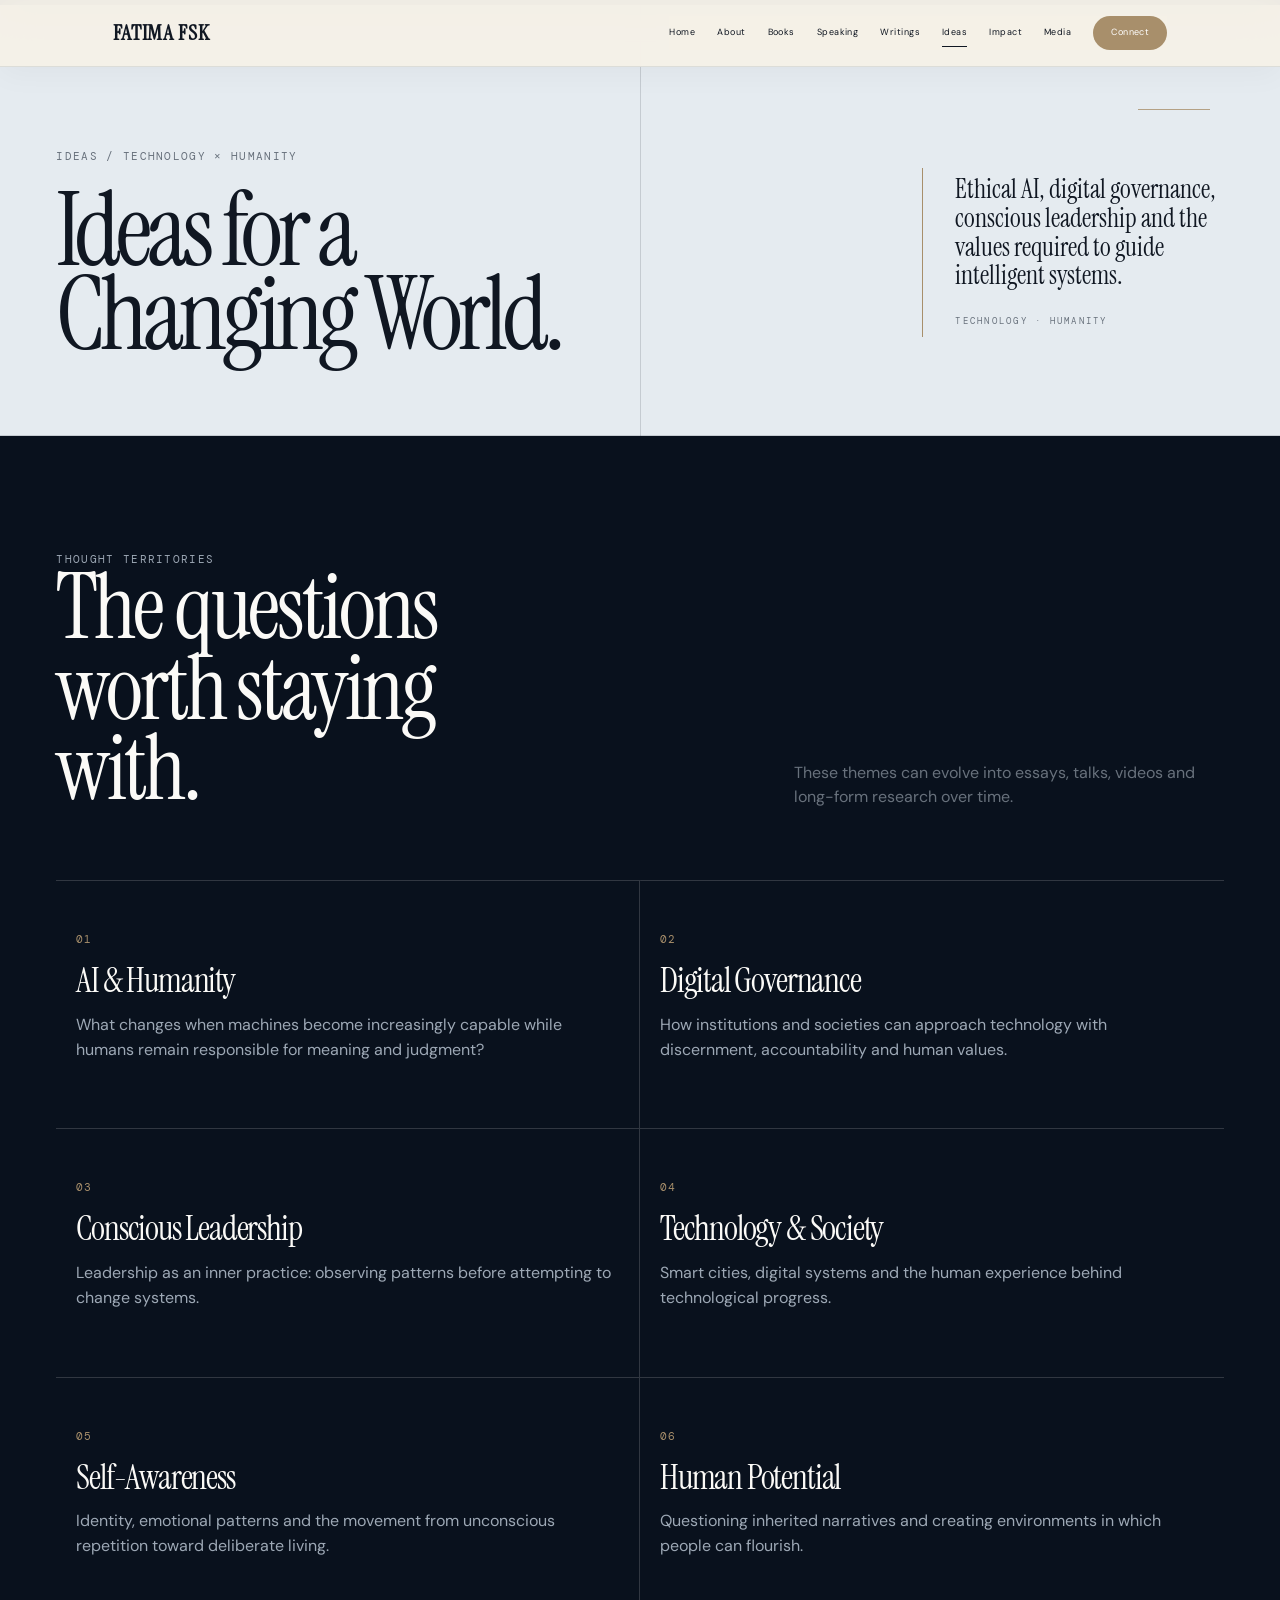
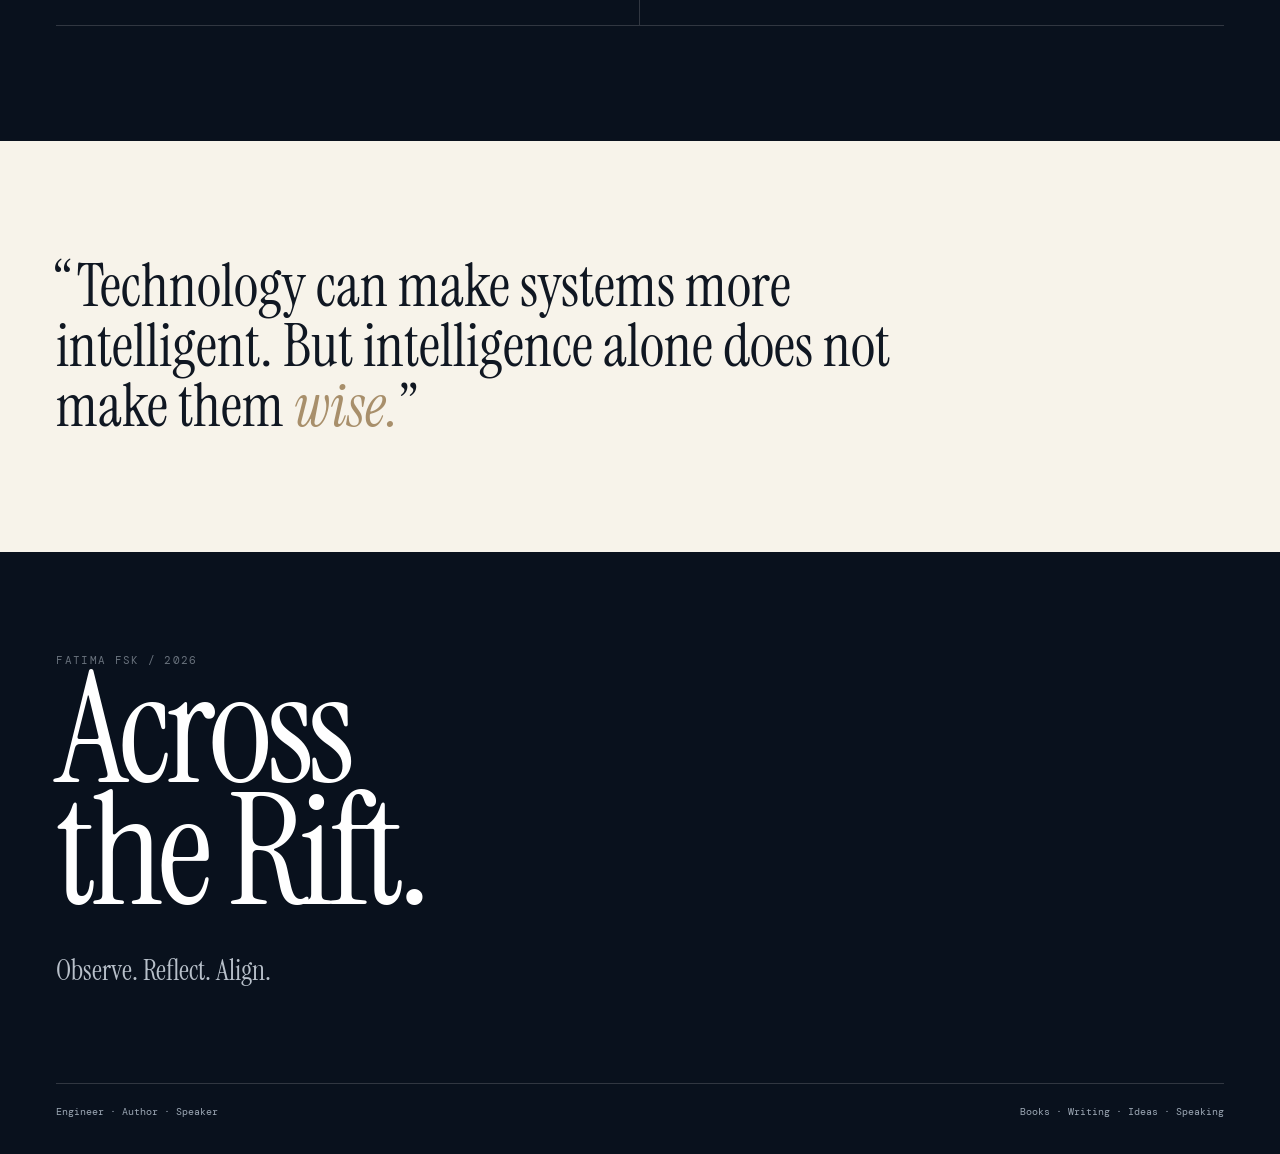
<file: ideas.html>
<!doctype html>
<html lang="en">
<head>
<meta charset="utf-8">
<meta name="viewport" content="width=device-width,initial-scale=1">
<meta name="description" content="Fatima FSK — engineer, author and speaker exploring technology, humanity, identity and deliberate living.">
<title>Ideas — Fatima FSK</title>
<link rel="stylesheet" href="styles.css">
</head>
<body>
<div class="rift-line"></div>
<header class="site-header">
<nav class="nav">
<a class="logo" href="index.html">FATIMA FSK</a>
<button class="menu-btn" aria-label="Open menu">MENU</button>
<div class="navlinks">
<a href="index.html">Home</a>
<a href="about.html">About</a>
<a href="books.html">Books</a>
<a href="speaking.html">Speaking</a>
<a href="writings.html">Writings</a>
<a href="ideas.html">Ideas</a>
<a href="impact.html">Impact</a>
<a href="media.html">Media</a>
<a href="contact.html">Connect</a>
</div>
</nav>
</header>

<main>
<section class="text-banner ice"><div class="container text-banner-grid reveal"><div><div class="eyebrow">Ideas / Technology × Humanity</div><h1 class="display">Ideas for a<br>Changing World.</h1></div><div class="banner-copy"><p>Ethical AI, digital governance, conscious leadership and the values required to guide intelligent systems.</p><div class="banner-mark">TECHNOLOGY · HUMANITY</div></div></div></section>
<section class="section dark"><div class="container"><div class="section-head"><div><div class="eyebrow">Thought territories</div><h2 class="display">The questions<br>worth staying with.</h2></div><p>These themes can evolve into essays, talks, videos and long-form research over time.</p></div>
<div class="topic-grid reveal">
<div class="topic"><div class="number">01</div><h3 class="display">AI & Humanity</h3><p>What changes when machines become increasingly capable while humans remain responsible for meaning and judgment?</p></div>
<div class="topic"><div class="number">02</div><h3 class="display">Digital Governance</h3><p>How institutions and societies can approach technology with discernment, accountability and human values.</p></div>
<div class="topic"><div class="number">03</div><h3 class="display">Conscious Leadership</h3><p>Leadership as an inner practice: observing patterns before attempting to change systems.</p></div>
<div class="topic"><div class="number">04</div><h3 class="display">Technology & Society</h3><p>Smart cities, digital systems and the human experience behind technological progress.</p></div>
<div class="topic"><div class="number">05</div><h3 class="display">Self-Awareness</h3><p>Identity, emotional patterns and the movement from unconscious repetition toward deliberate living.</p></div>
<div class="topic"><div class="number">06</div><h3 class="display">Human Potential</h3><p>Questioning inherited narratives and creating environments in which people can flourish.</p></div>
</div></div></section>
<section class="section"><div class="container"><div class="quote reveal">“Technology can make systems more intelligent. But intelligence alone does not make them <em>wise.</em>”</div></div></section>
</main>

<footer>
<div class="container">
<div class="eyebrow">Fatima FSK / 2026</div>
<div class="big display">Across<br>the Rift.</div>
<div style="margin-top:35px;font-family:'Instrument Serif',serif;font-size:28px;color:#b8c0ca">Observe. Reflect. Align.</div>
<div class="footer-bottom"><span>Engineer · Author · Speaker</span><span>Books · Writing · Ideas · Speaking</span></div>
</div>
</footer>
<script src="content.js"></script>
<script src="site.js"></script>
</body>
</html>
</file>
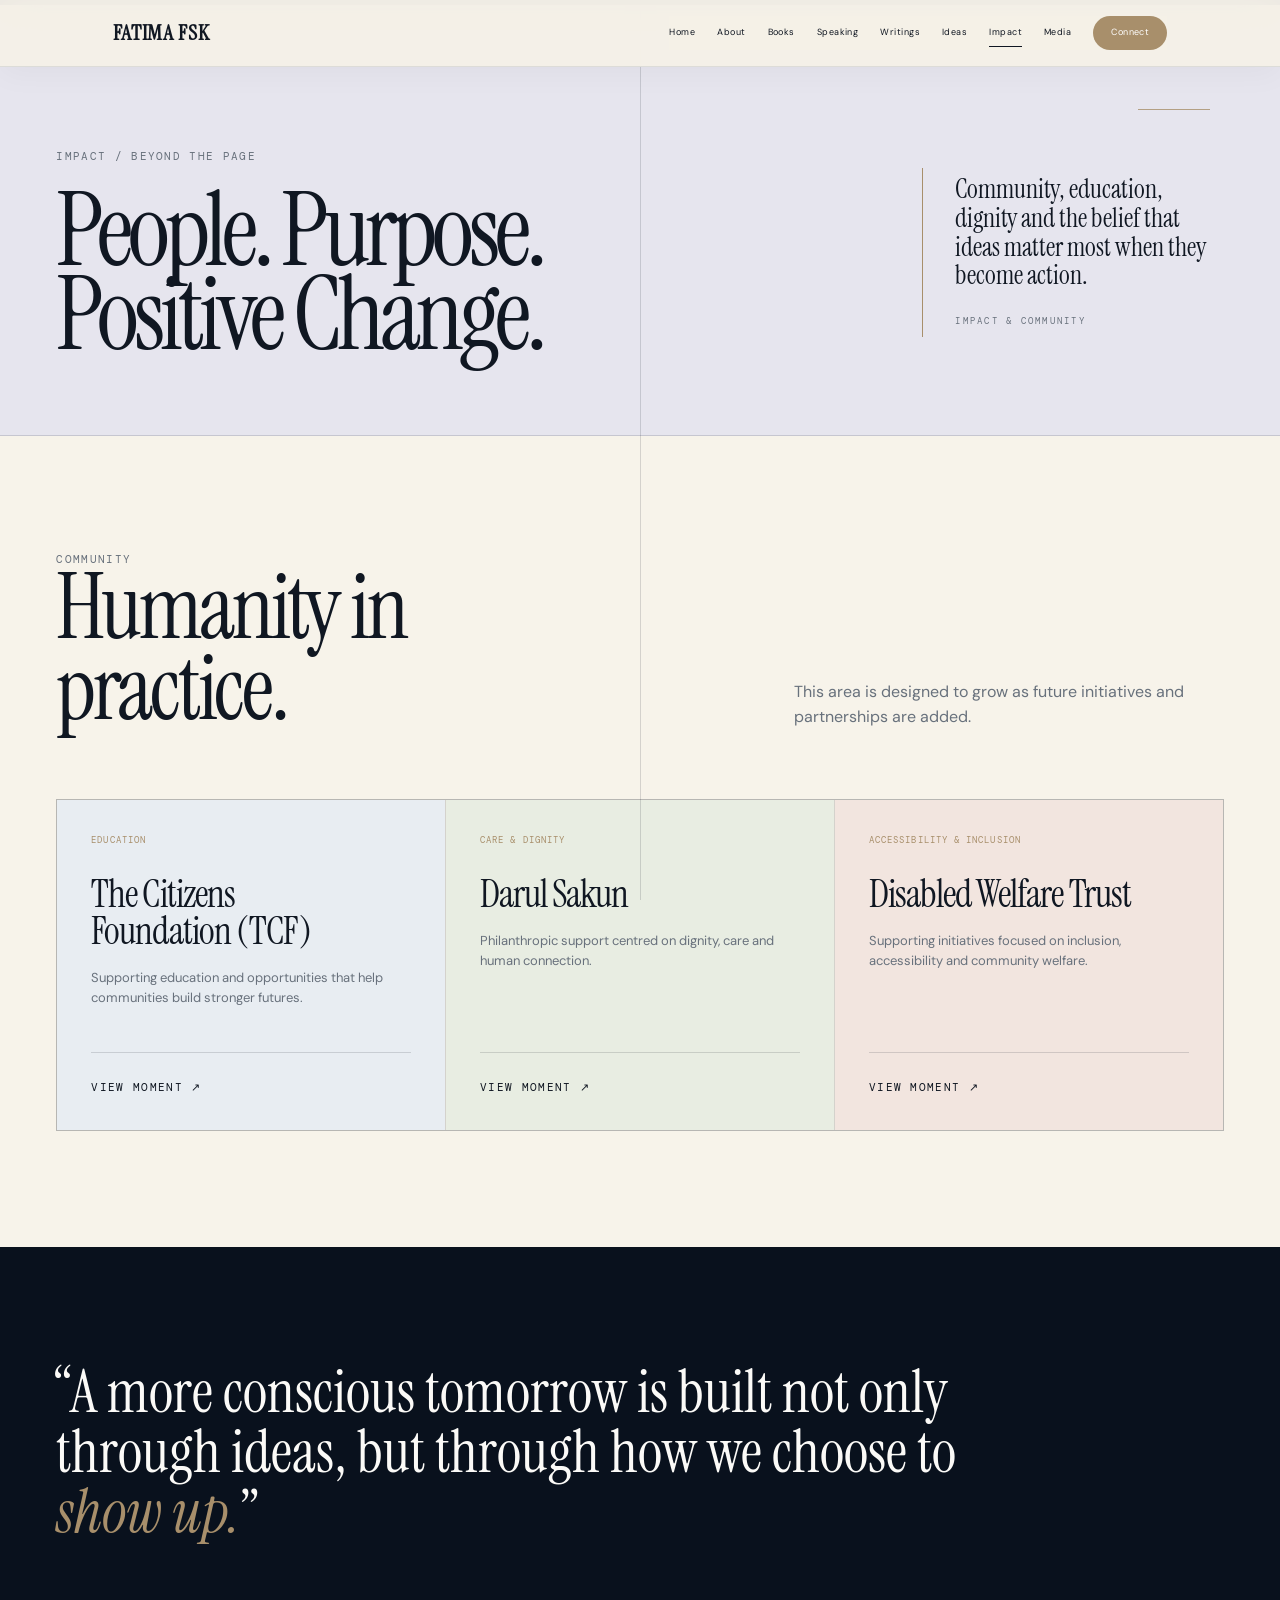
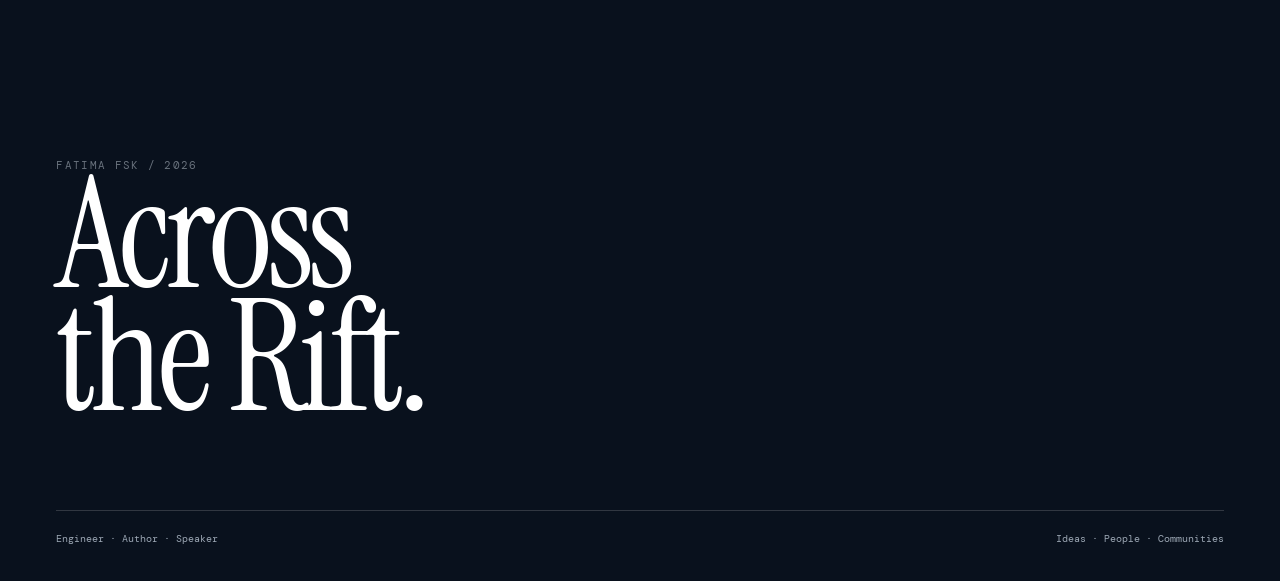
<file: impact.html>
<!doctype html><html lang="en"><head><meta charset="utf-8"><meta name="viewport" content="width=device-width,initial-scale=1"><meta name="description" content="Social impact and philanthropic initiatives supported by Fatima FSK."><title>Impact — Fatima FSK</title><link rel="stylesheet" href="styles.css"></head><body><div class="rift-line"></div><header class="site-header"><nav class="nav"><a class="logo" href="index.html">FATIMA FSK</a><button class="menu-btn">MENU</button><div class="navlinks"><a href="index.html">Home</a><a href="about.html">About</a><a href="books.html">Books</a><a href="speaking.html">Speaking</a><a href="writings.html">Writings</a><a href="ideas.html">Ideas</a><a href="impact.html">Impact</a><a href="media.html">Media</a><a href="contact.html">Connect</a></div></nav></header><main><section class="text-banner lilac"><div class="container text-banner-grid reveal"><div><div class="eyebrow">Impact / Beyond the Page</div><h1 class="display">People. Purpose.<br>Positive Change.</h1></div><div class="banner-copy"><p>Community, education, dignity and the belief that ideas matter most when they become action.</p><div class="banner-mark">IMPACT & COMMUNITY</div></div></div></section><section class="section"><div class="container"><div class="section-head"><div><div class="eyebrow">Community</div><h2 class="display">Humanity in<br>practice.</h2></div><p>This area is designed to grow as future initiatives and partnerships are added.</p></div><div id="impact-grid" class="impact-grid"></div></div></section><section class="section dark"><div class="container"><div class="quote reveal">“A more conscious tomorrow is built not only through ideas, but through how we choose to <em>show up.</em>”</div></div></section></main><footer><div class="container"><div class="eyebrow">Fatima FSK / 2026</div><div class="big display">Across<br>the Rift.</div><div class="footer-bottom"><span>Engineer · Author · Speaker</span><span>Ideas · People · Communities</span></div></div></footer><script src="content.js"></script><script src="site.js"></script></body></html>
</file>
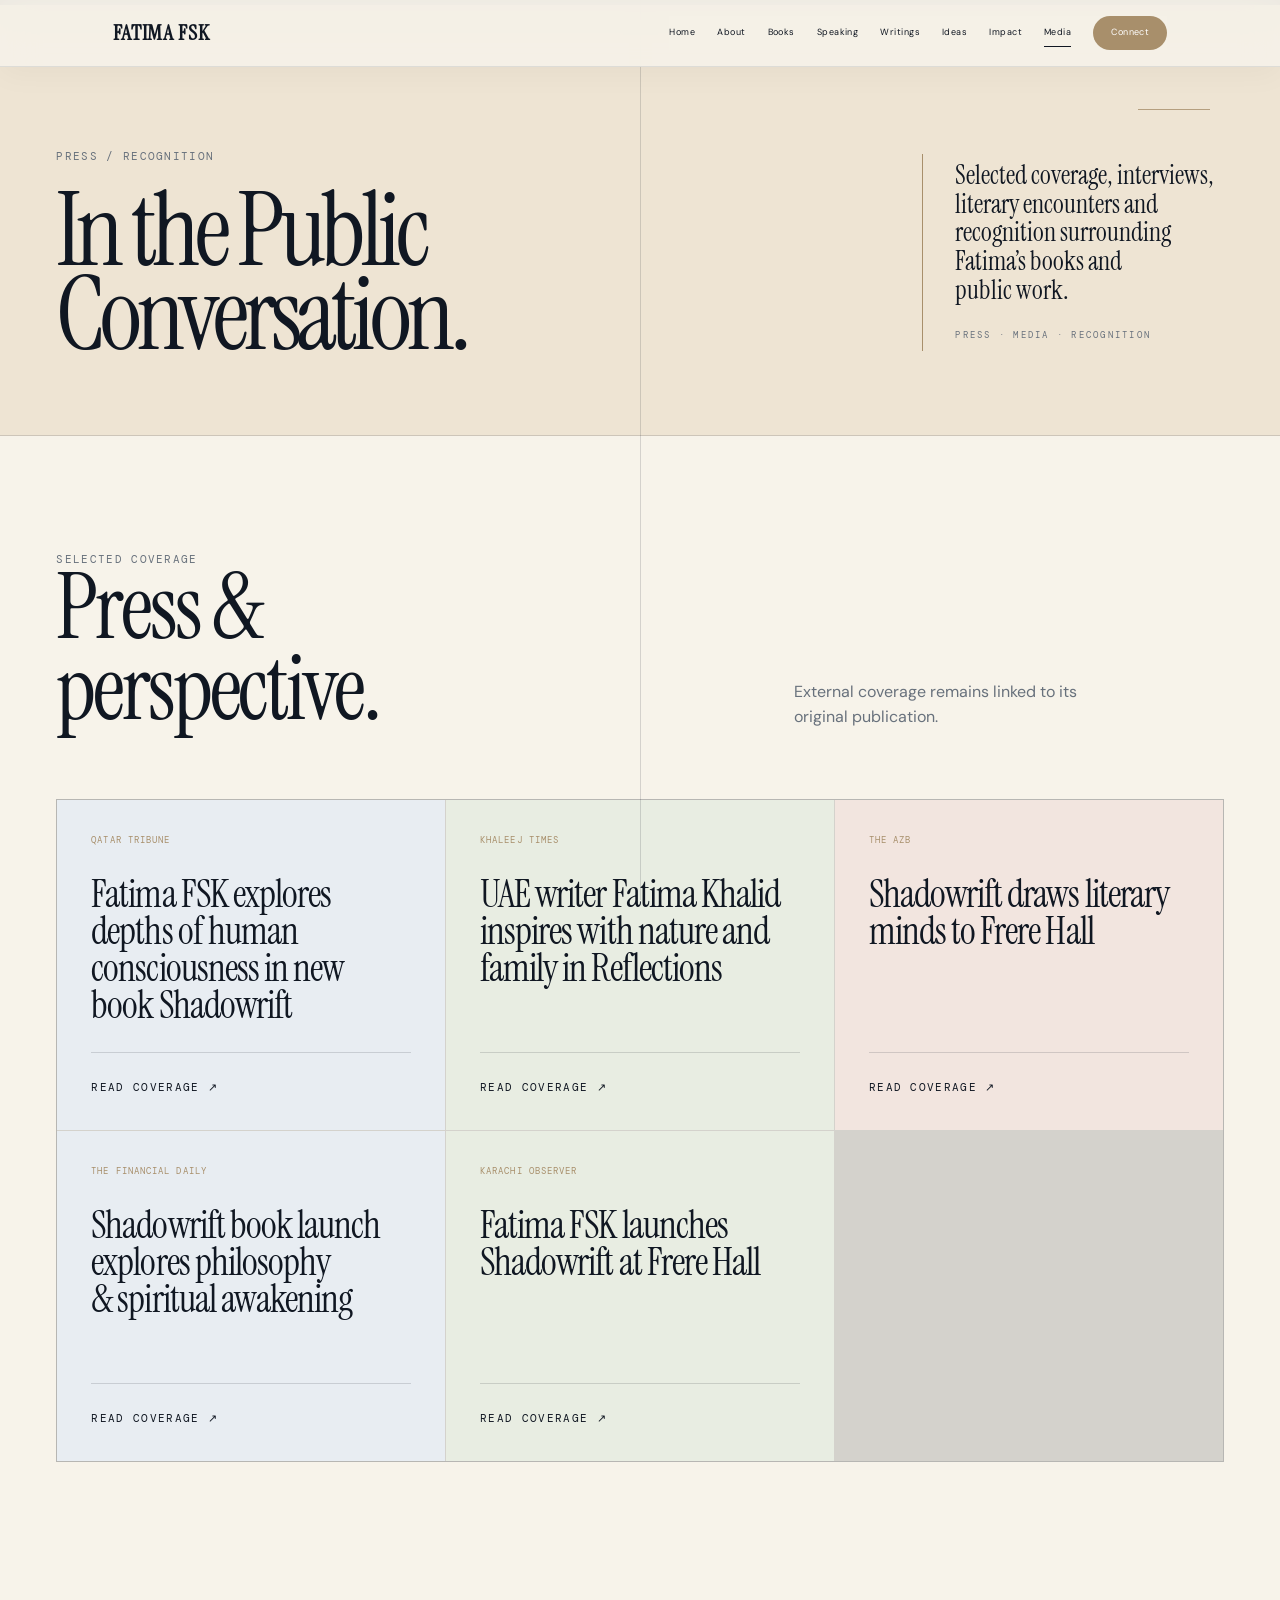
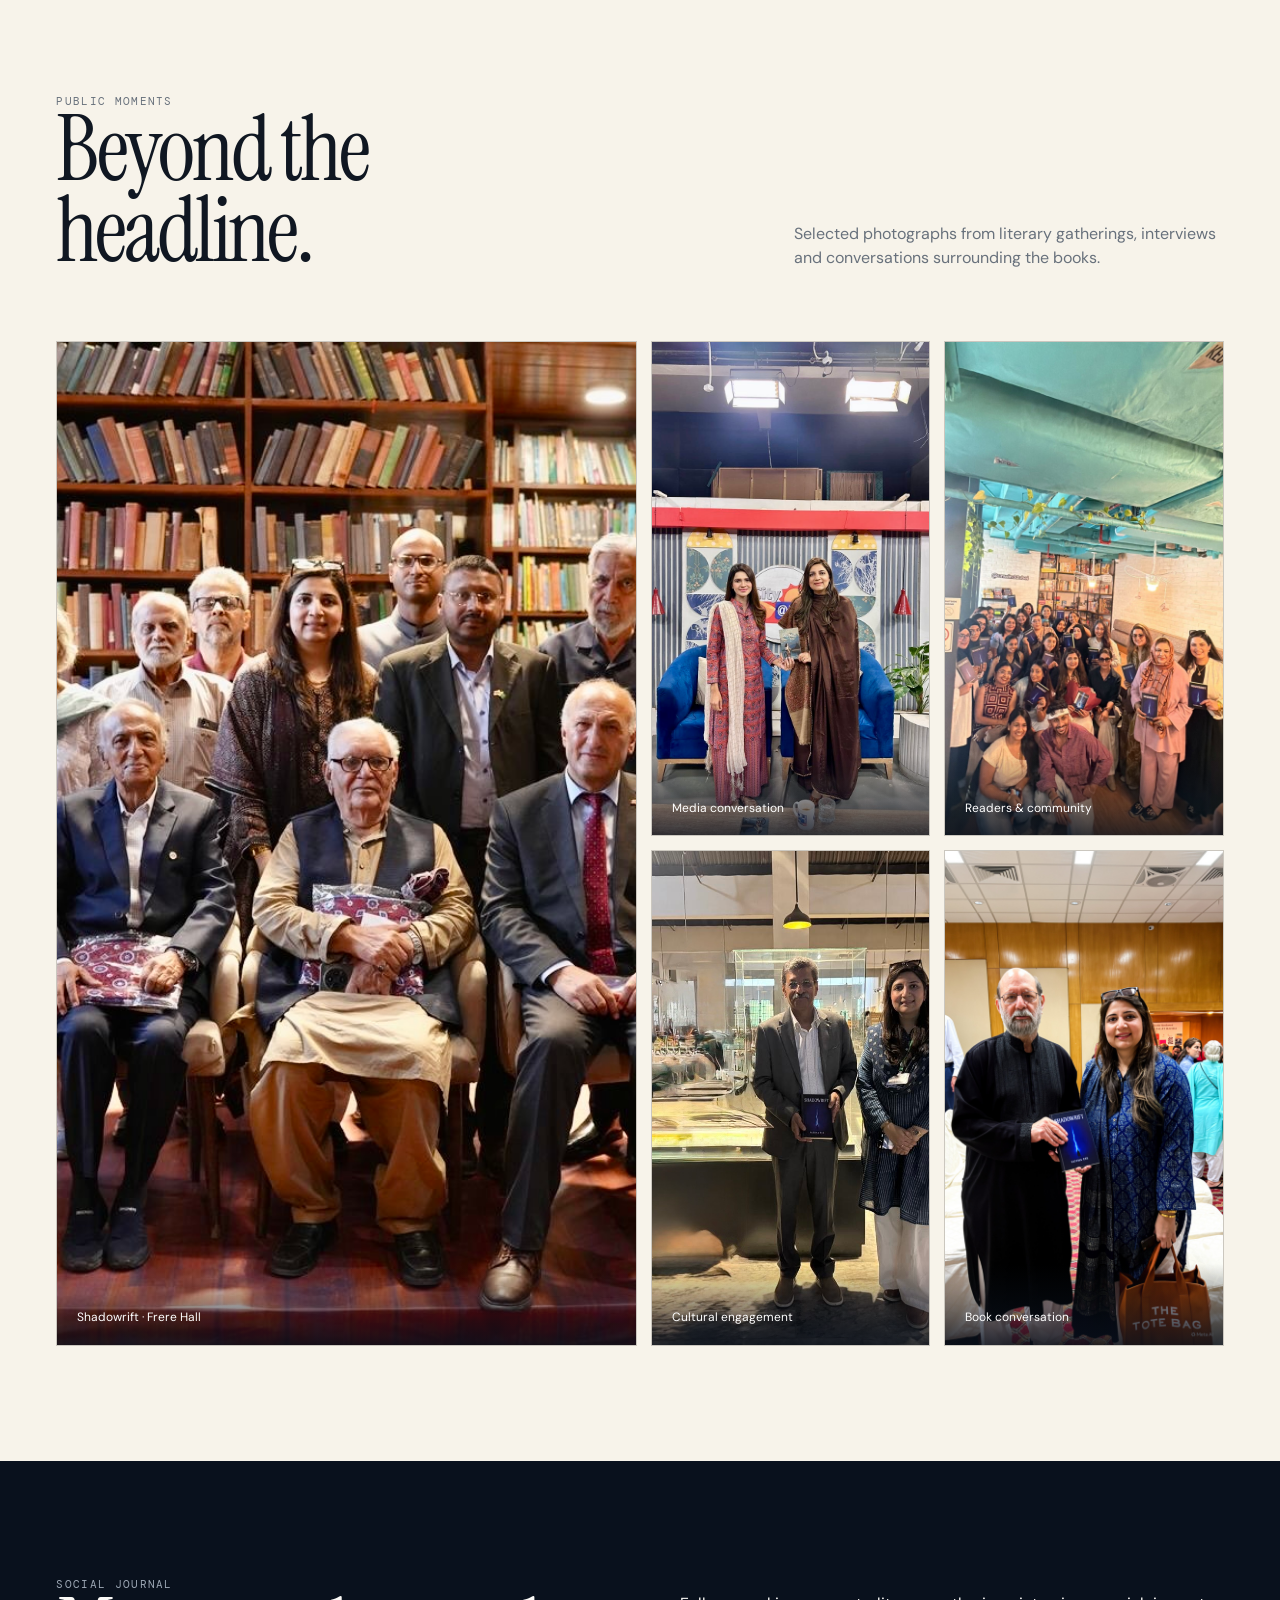
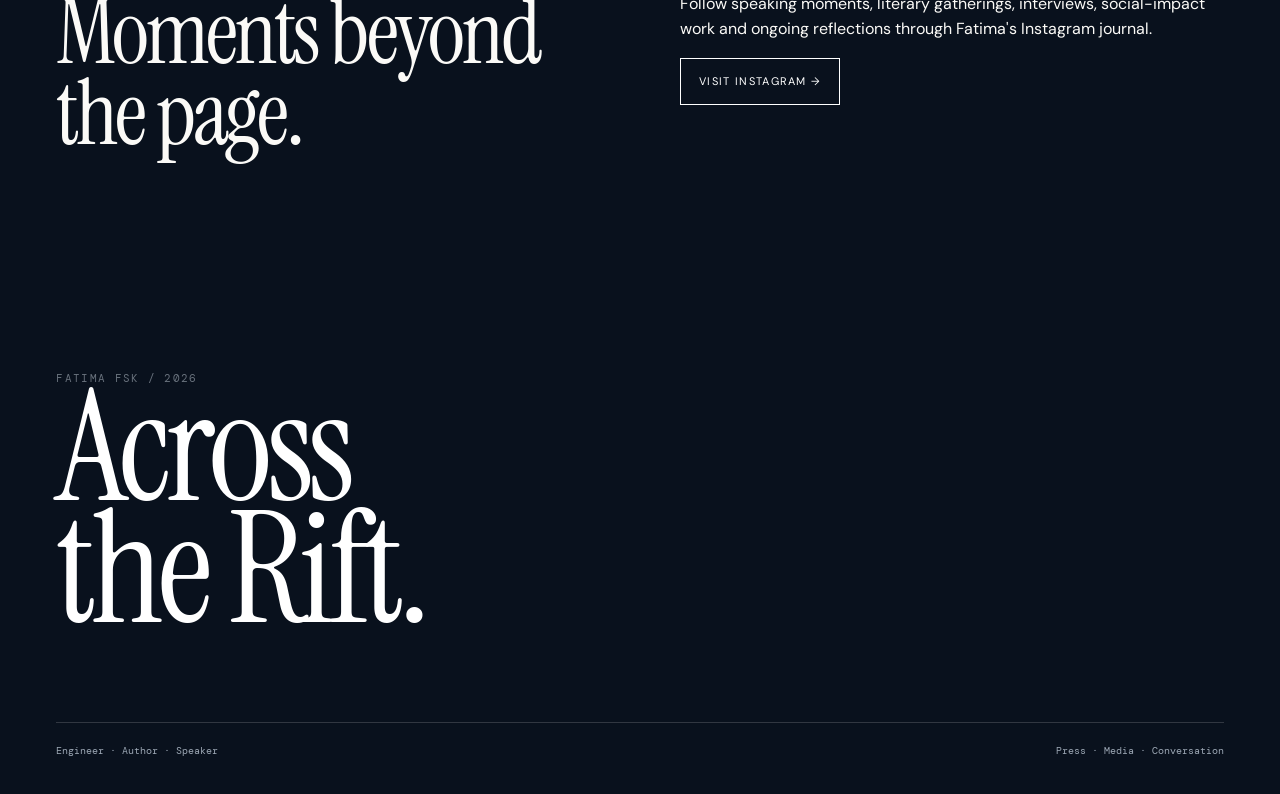
<file: media.html>
<!doctype html><html lang="en"><head><meta charset="utf-8"><meta name="viewport" content="width=device-width,initial-scale=1"><meta name="description" content="Press, media and public conversation around Fatima FSK and her books."><title>Media — Fatima FSK</title><link rel="stylesheet" href="styles.css"></head><body class="media-page"><div class="rift-line"></div><header class="site-header"><nav class="nav"><a class="logo" href="index.html">FATIMA FSK</a><button class="menu-btn">MENU</button><div class="navlinks"><a href="index.html">Home</a><a href="about.html">About</a><a href="books.html">Books</a><a href="speaking.html">Speaking</a><a href="writings.html">Writings</a><a href="ideas.html">Ideas</a><a href="impact.html">Impact</a><a href="media.html">Media</a><a href="contact.html">Connect</a></div></nav></header><main><section class="text-banner sand"><div class="container text-banner-grid reveal"><div><div class="eyebrow">Press / Recognition</div><h1 class="display">In the Public<br>Conversation.</h1></div><div class="banner-copy"><p>Selected coverage, interviews, literary encounters and recognition surrounding Fatima’s books and public work.</p><div class="banner-mark">PRESS · MEDIA · RECOGNITION</div></div></div></section><section class="section"><div class="container"><div class="section-head"><div><div class="eyebrow">Selected coverage</div><h2 class="display">Press &<br>perspective.</h2></div><p>External coverage remains linked to its original publication.</p></div><div id="press-grid" class="press-grid"></div></div></section><section class="section"><div class="container"><div class="section-head"><div><div class="eyebrow">Public moments</div><h2 class="display">Beyond the<br>headline.</h2></div><p>Selected photographs from literary gatherings, interviews and conversations surrounding the books.</p></div><div class="editorial-gallery reveal"><figure><img src="shadowrift-frere-group.jpg" alt="Shadowrift gathering at Frere Hall"><figcaption>Shadowrift · Frere Hall</figcaption></figure><figure><img src="media-studio-reflections.jpg" alt="Studio interview"><figcaption>Media conversation</figcaption></figure><figure><img src="shadowrift-community.jpg" alt="Shadowrift community gathering"><figcaption>Readers & community</figcaption></figure><figure><img src="event-cultural-visit.jpg" alt="Cultural visit with Shadowrift"><figcaption>Cultural engagement</figcaption></figure><figure><img src="event-shadowrift-guest.jpg" alt="Shadowrift public engagement"><figcaption>Book conversation</figcaption></figure></div></div></section><section class="section dark"><div class="container"><div class="grid-2"><div><div class="eyebrow">Social journal</div><h2 class="display">Moments beyond<br>the page.</h2></div><div><p>Follow speaking moments, literary gatherings, interviews, social-impact work and ongoing reflections through Fatima's Instagram journal.</p><a class="btn" style="border-color:white;color:white" href="https://www.instagram.com/fatima.fsk" target="_blank" rel="noopener">Visit Instagram →</a></div></div></div></section></main><footer><div class="container"><div class="eyebrow">Fatima FSK / 2026</div><div class="big display">Across<br>the Rift.</div><div class="footer-bottom"><span>Engineer · Author · Speaker</span><span>Press · Media · Conversation</span></div></div></footer><script src="content.js"></script><script src="site.js"></script></body></html>
</file>
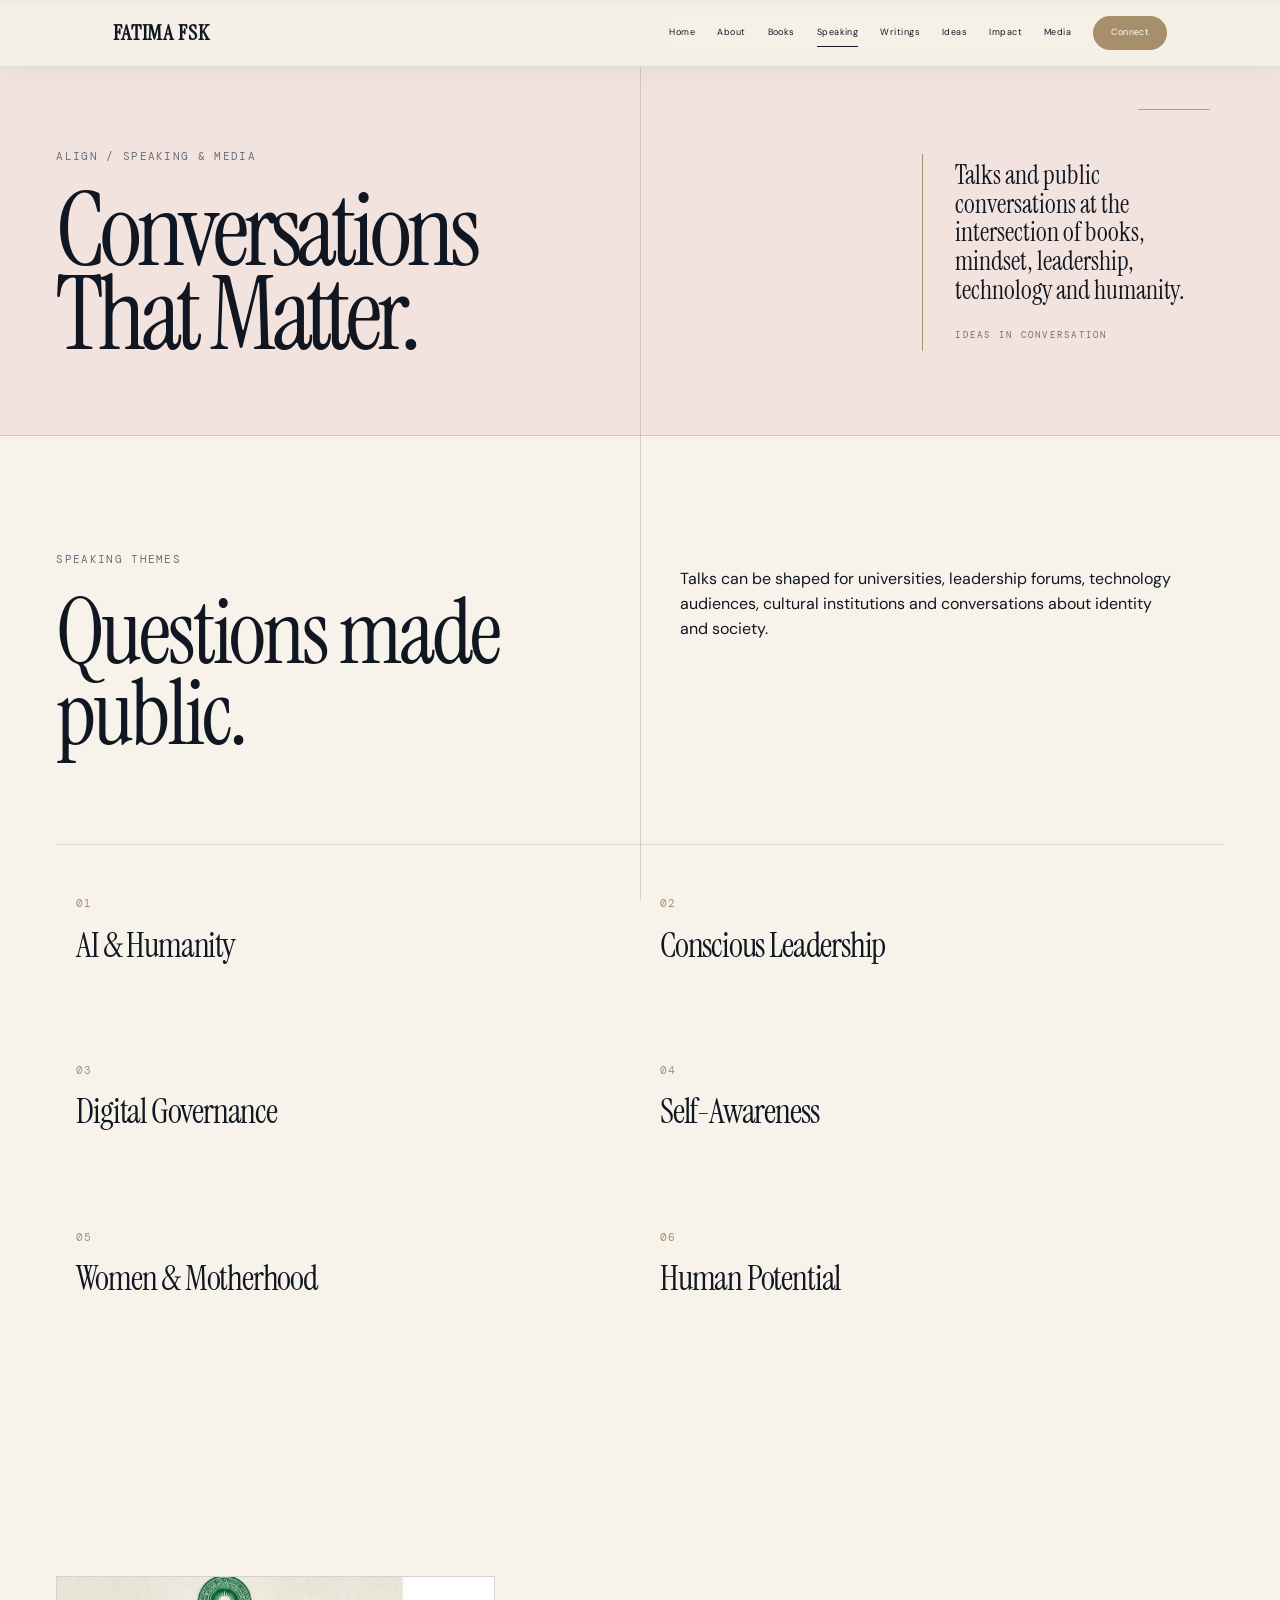
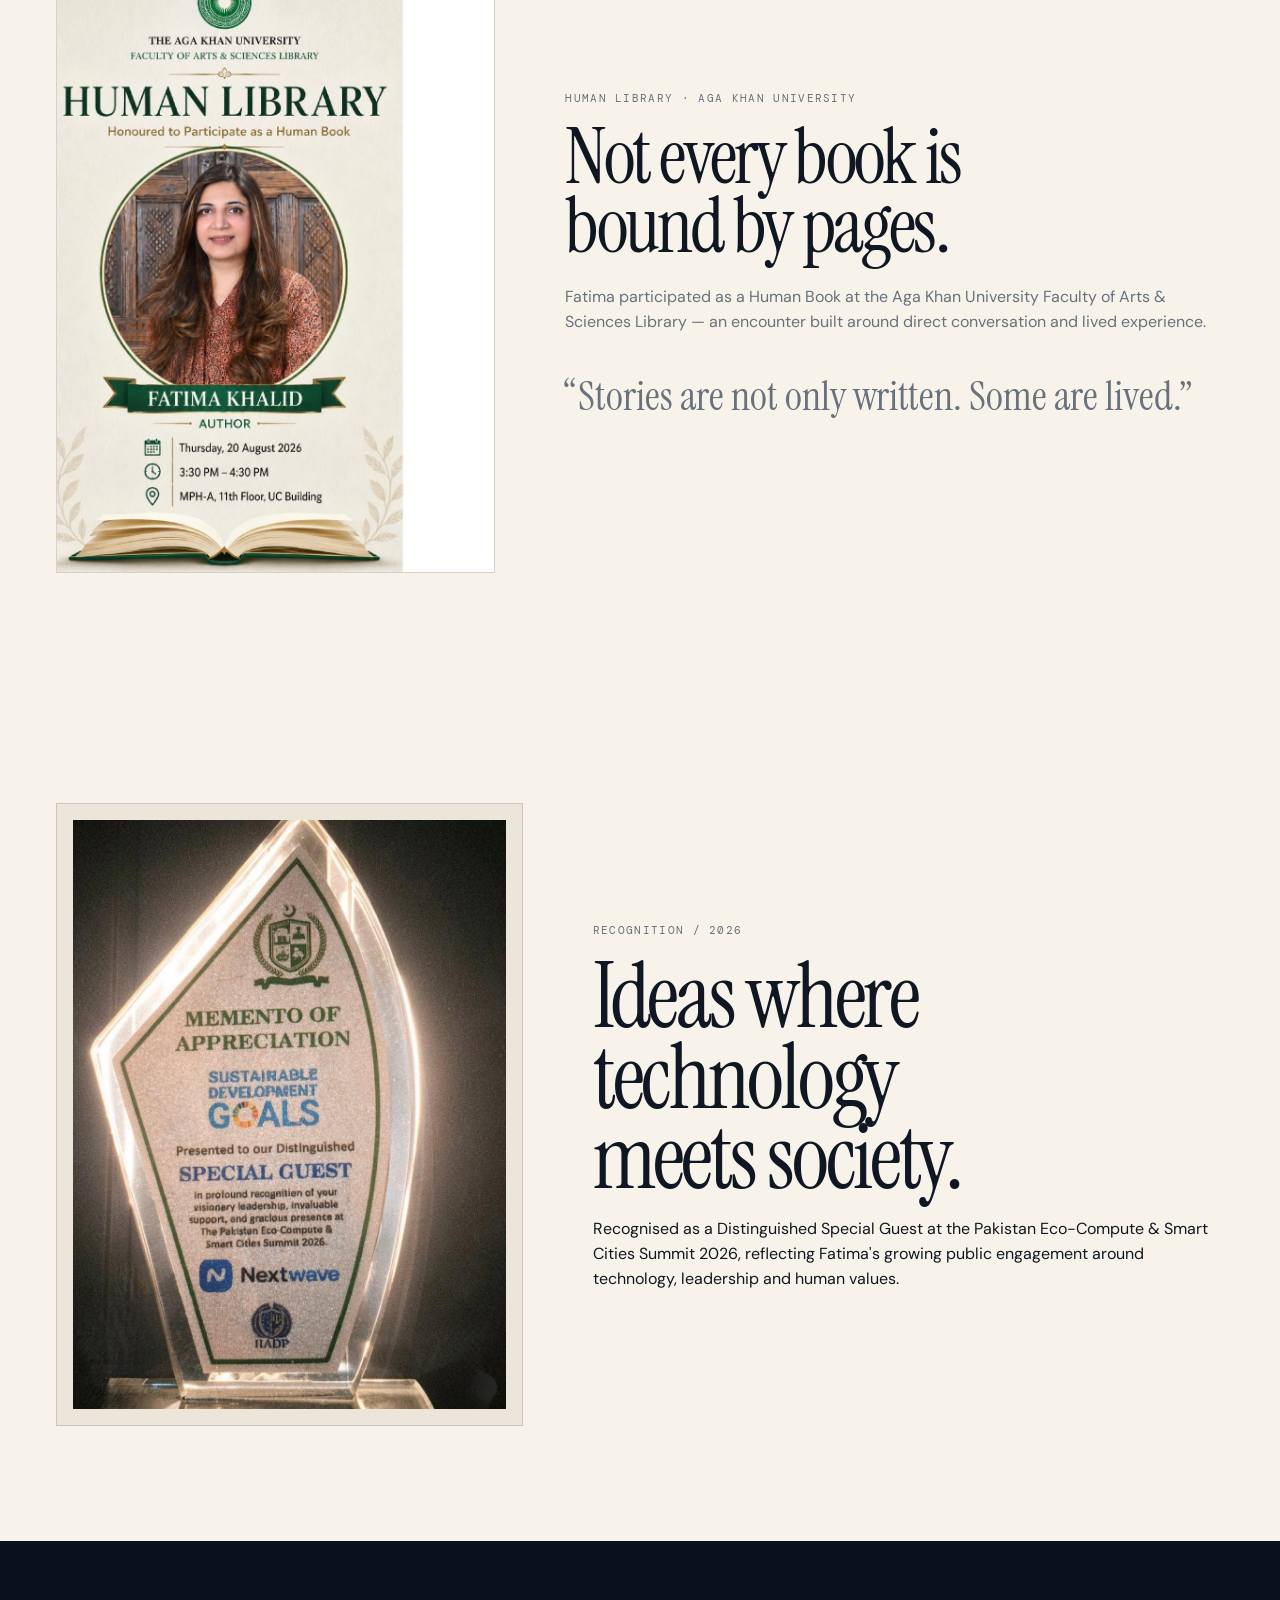
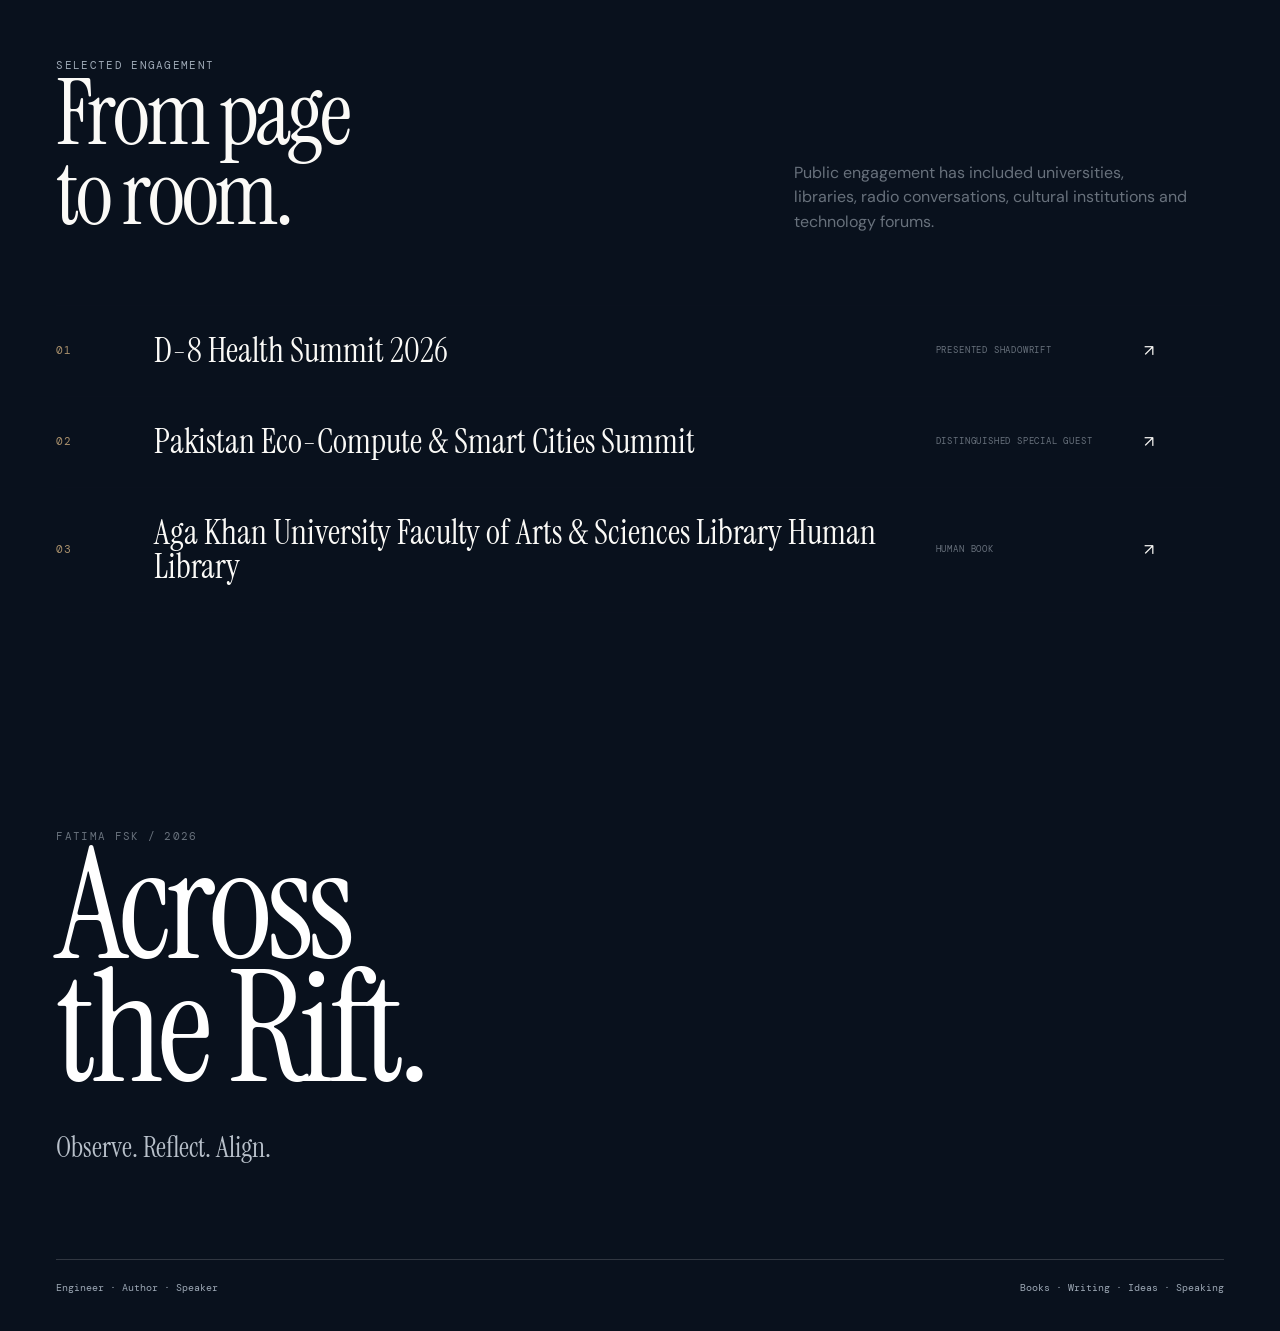
<file: speaking.html>
<!doctype html>
<html lang="en">
<head>
<meta charset="utf-8">
<meta name="viewport" content="width=device-width,initial-scale=1">
<meta name="description" content="Fatima FSK — engineer, author and speaker exploring technology, humanity, identity and deliberate living.">
<title>Speaking — Fatima FSK</title>
<link rel="stylesheet" href="styles.css">
</head>
<body>
<div class="rift-line"></div>
<header class="site-header">
<nav class="nav">
<a class="logo" href="index.html">FATIMA FSK</a>
<button class="menu-btn" aria-label="Open menu">MENU</button>
<div class="navlinks">
<a href="index.html">Home</a>
<a href="about.html">About</a>
<a href="books.html">Books</a>
<a href="speaking.html">Speaking</a>
<a href="writings.html">Writings</a>
<a href="ideas.html">Ideas</a>
<a href="impact.html">Impact</a>
<a href="media.html">Media</a>
<a href="contact.html">Connect</a>
</div>
</nav>
</header>

<main>
<section class="text-banner blush"><div class="container text-banner-grid reveal"><div><div class="eyebrow">Align / Speaking & Media</div><h1 class="display">Conversations<br>That Matter.</h1></div><div class="banner-copy"><p>Talks and public conversations at the intersection of books, mindset, leadership, technology and humanity.</p><div class="banner-mark">IDEAS IN CONVERSATION</div></div></div></section>
<section class="section"><div class="container">
<div class="grid-2">
<div><div class="eyebrow">Speaking themes</div><h2 class="display" style="margin-top:25px">Questions made<br>public.</h2></div>
<div><p>Talks can be shaped for universities, leadership forums, technology audiences, cultural institutions and conversations about identity and society.</p></div>
</div>
<div class="topic-grid" style="margin-top:90px;background:var(--line)">
<div class="topic" style="background:var(--paper)"><div class="number">01</div><h3 class="display">AI & Humanity</h3></div>
<div class="topic" style="background:var(--paper)"><div class="number">02</div><h3 class="display">Conscious Leadership</h3></div>
<div class="topic" style="background:var(--paper)"><div class="number">03</div><h3 class="display">Digital Governance</h3></div>
<div class="topic" style="background:var(--paper)"><div class="number">04</div><h3 class="display">Self-Awareness</h3></div>
<div class="topic" style="background:var(--paper)"><div class="number">05</div><h3 class="display">Women & Motherhood</h3></div>
<div class="topic" style="background:var(--paper)"><div class="number">06</div><h3 class="display">Human Potential</h3></div>
</div>
</div></section>
<section class="section"><div class="container"><div class="feature-story reveal"><img src="human-library-official.jpg" alt="Aga Khan University Human Library event"><div class="copy"><div class="eyebrow">Human Library · Aga Khan University</div><h2 class="display">Not every book is bound by pages.</h2><p>Fatima participated as a Human Book at the Aga Khan University Faculty of Arts & Sciences Library — an encounter built around direct conversation and lived experience.</p><p class="quote" style="font-size:clamp(28px,3.2vw,48px)">“Stories are not only written. Some are lived.”</p></div></div></div></section>
<section class="section"><div class="container"><div class="recognition-grid reveal"><img src="recognition-smart-cities.jpg" alt="Distinguished Special Guest recognition"><div><div class="eyebrow">Recognition / 2026</div><h2 class="display" style="margin:18px 0">Ideas where technology meets society.</h2><p>Recognised as a Distinguished Special Guest at the Pakistan Eco-Compute & Smart Cities Summit 2026, reflecting Fatima's growing public engagement around technology, leadership and human values.</p></div></div></div></section><section class="section dark"><div class="container"><div class="section-head"><div><div class="eyebrow">Selected engagement</div><h2 class="display">From page<br>to room.</h2></div><p>Public engagement has included universities, libraries, radio conversations, cultural institutions and technology forums.</p></div>
<div class="article-list">
<div class="article"><span class="number">01</span><div class="title">D-8 Health Summit 2026</div><div class="meta">Presented Shadowrift</div><div>↗</div></div>
<div class="article"><span class="number">02</span><div class="title">Pakistan Eco-Compute & Smart Cities Summit</div><div class="meta">Distinguished Special Guest</div><div>↗</div></div>
<div class="article"><span class="number">03</span><div class="title">Aga Khan University Faculty of Arts & Sciences Library Human Library</div><div class="meta">Human Book</div><div>↗</div></div>
</div></div></section>
</main>

<footer>
<div class="container">
<div class="eyebrow">Fatima FSK / 2026</div>
<div class="big display">Across<br>the Rift.</div>
<div style="margin-top:35px;font-family:'Instrument Serif',serif;font-size:28px;color:#b8c0ca">Observe. Reflect. Align.</div>
<div class="footer-bottom"><span>Engineer · Author · Speaker</span><span>Books · Writing · Ideas · Speaking</span></div>
</div>
</footer>
<script src="content.js"></script>
<script src="site.js"></script>
</body>
</html>
</file>
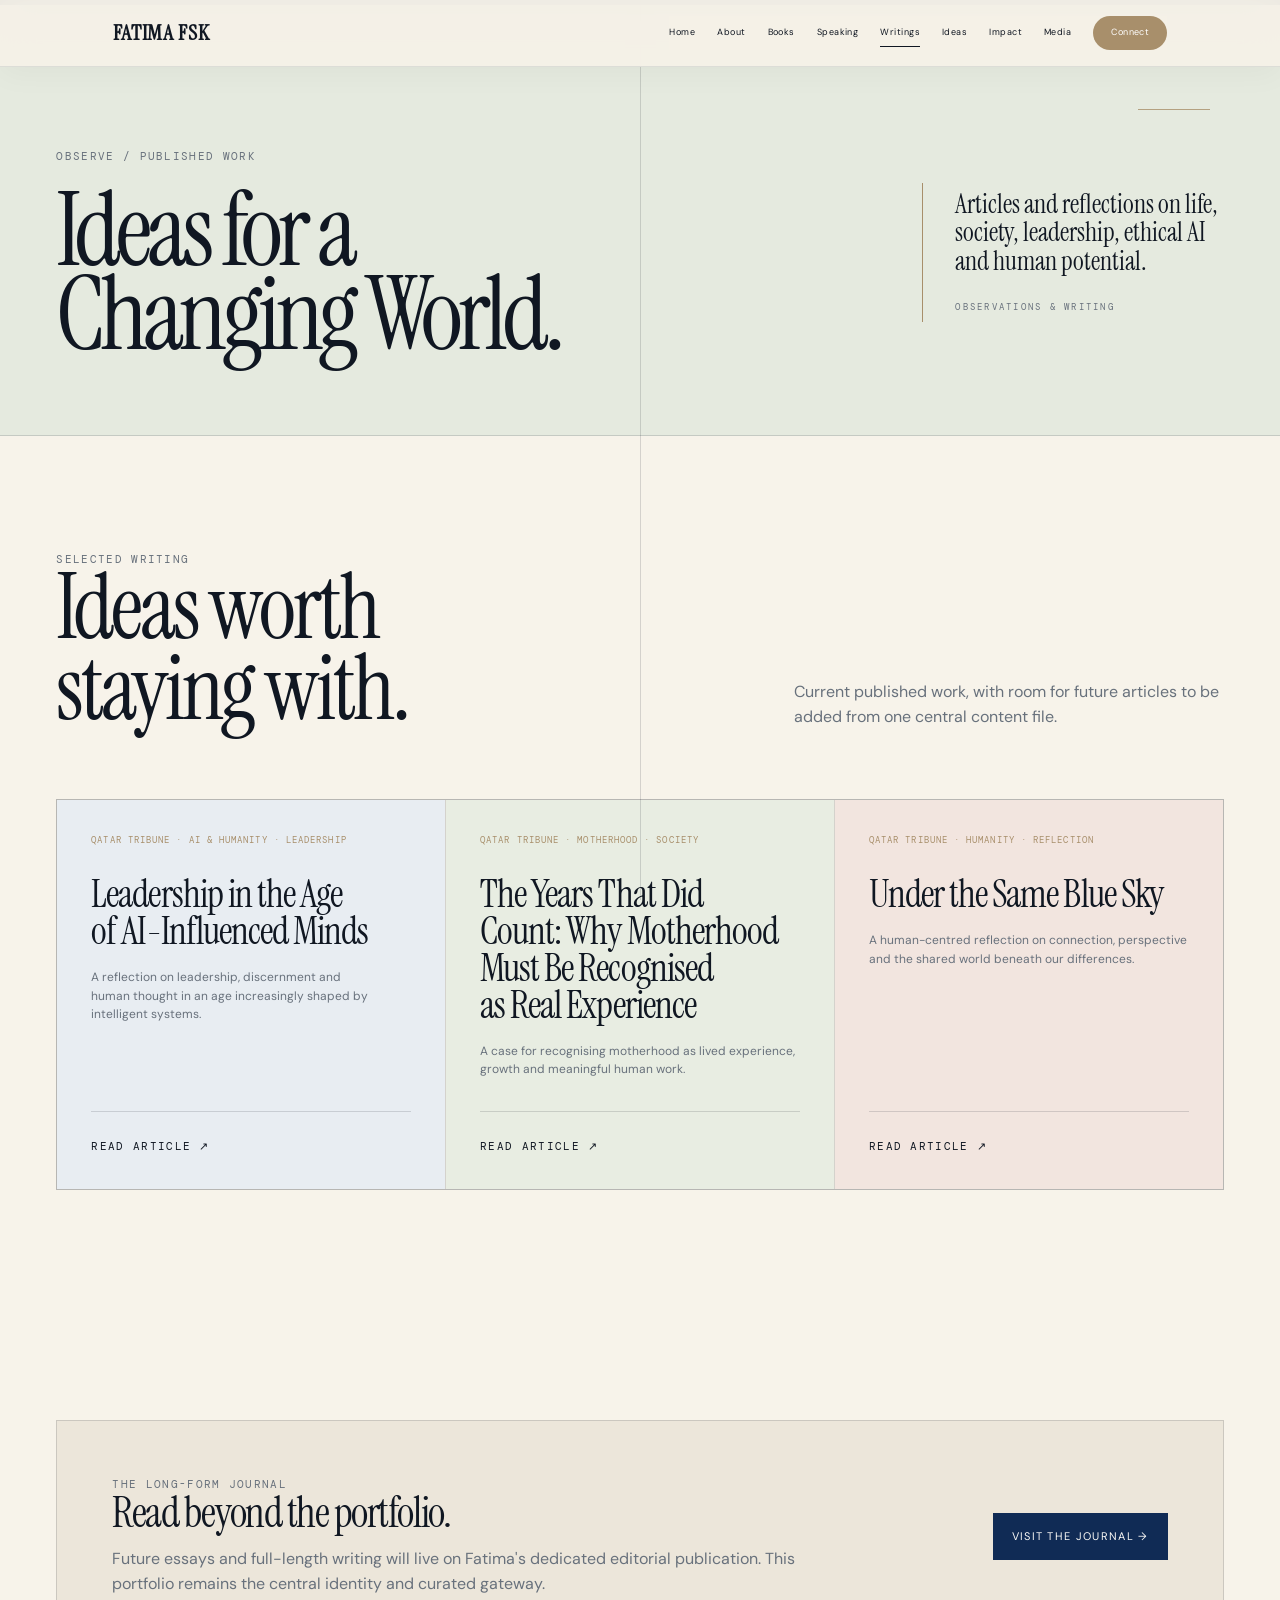
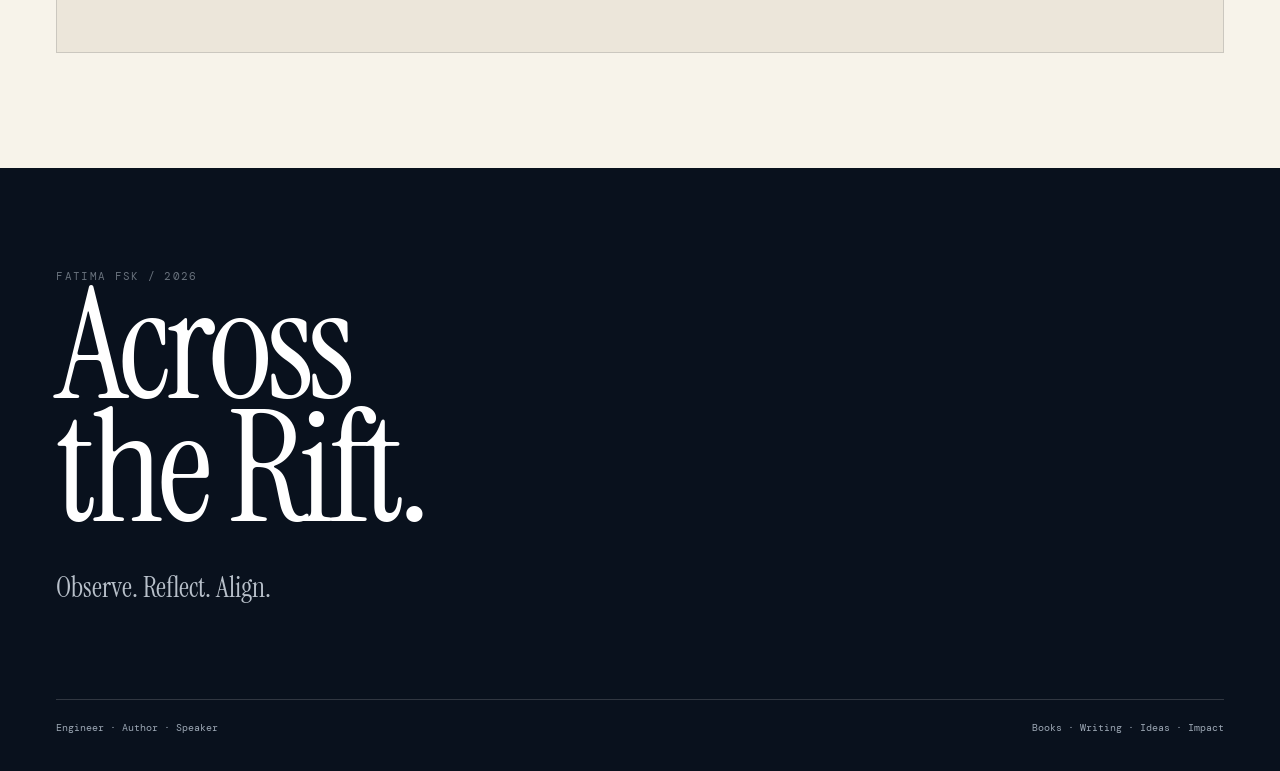
<file: writings.html>
<!doctype html><html lang="en"><head><meta charset="utf-8"><meta name="viewport" content="width=device-width,initial-scale=1"><meta name="description" content="Writing and observations by Fatima FSK on humanity, technology, leadership, identity and conscious living."><title>Writings — Fatima FSK</title><link rel="stylesheet" href="styles.css"></head><body><div class="rift-line"></div><header class="site-header"><nav class="nav"><a class="logo" href="index.html">FATIMA FSK</a><button class="menu-btn">MENU</button><div class="navlinks"><a href="index.html">Home</a><a href="about.html">About</a><a href="books.html">Books</a><a href="speaking.html">Speaking</a><a href="writings.html">Writings</a><a href="ideas.html">Ideas</a><a href="impact.html">Impact</a><a href="media.html">Media</a><a href="contact.html">Connect</a></div></nav></header><main>
<section class="text-banner sage"><div class="container text-banner-grid reveal"><div><div class="eyebrow">Observe / Published Work</div><h1 class="display">Ideas for a<br>Changing World.</h1></div><div class="banner-copy"><p>Articles and reflections on life, society, leadership, ethical AI and human potential.</p><div class="banner-mark">OBSERVATIONS & WRITING</div></div></div></section>
<section class="section"><div class="container"><div class="section-head"><div><div class="eyebrow">Selected writing</div><h2 class="display">Ideas worth<br>staying with.</h2></div><p>Current published work, with room for future articles to be added from one central content file.</p></div><div id="writing-list" class="dynamic-list"></div></div></section>
<section class="section"><div class="container"><div class="wp-bridge reveal"><div><div class="eyebrow">The long-form journal</div><h3 class="display">Read beyond the portfolio.</h3><p>Future essays and full-length writing will live on Fatima's dedicated editorial publication. This portfolio remains the central identity and curated gateway.</p></div><a class="btn dark" id="wp-journal-link" href="#">Visit the Journal →</a></div></div></section>
</main><footer><div class="container"><div class="eyebrow">Fatima FSK / 2026</div><div class="big display">Across<br>the Rift.</div><div style="margin-top:35px;font-family:'Instrument Serif',serif;font-size:28px;color:#b8c0ca">Observe. Reflect. Align.</div><div class="footer-bottom"><span>Engineer · Author · Speaker</span><span>Books · Writing · Ideas · Impact</span></div></div></footer><script src="content.js"></script><script src="site.js"></script></body></html>
</file>
<file: styles.css>
@import url('https://fonts.googleapis.com/css2?family=DM+Mono:wght@400;500&family=DM+Sans:wght@400;500;600;700&family=Instrument+Serif:ital@0;1&display=swap');

:root{
  --paper:#f5f1e8;
  --paper-2:#ebe5d8;
  --ink:#101722;
  --navy:#102b55;
  --muted:#68717c;
  --line:rgba(16,23,34,.16);
  --bronze:#a98f6d;
  --white:#fbfaf7;
  --dark:#09111d;
  --max:1320px;
}
*{box-sizing:border-box}
html{scroll-behavior:smooth}
body{margin:0;background:var(--paper);color:var(--ink);font-family:"DM Sans",Arial,sans-serif;line-height:1.55}
a{color:inherit;text-decoration:none}
img{max-width:100%;display:block}
button,input,textarea{font:inherit}
.site-header{position:fixed;top:0;left:0;right:0;z-index:50;padding:20px 28px;mix-blend-mode:normal}
.nav{max-width:var(--max);margin:auto;display:flex;align-items:center;justify-content:space-between}
.logo{font-weight:700;letter-spacing:.12em;font-size:13px}
.logo span{font-weight:400;color:var(--muted)}
.navlinks{display:flex;gap:28px;align-items:center;font-size:12px;text-transform:uppercase;letter-spacing:.14em}
.navlinks a{position:relative}
.navlinks a:after{content:"";position:absolute;left:0;bottom:-7px;width:0;height:1px;background:currentColor;transition:.35s}
.navlinks a:hover:after,.navlinks a.active:after{width:100%}
.menu-btn{display:none;border:0;background:none;letter-spacing:.12em;text-transform:uppercase;font-size:11px}
.container{width:min(var(--max),calc(100% - 56px));margin:auto}
.rift-line{position:fixed;z-index:3;left:50%;top:0;bottom:0;width:1px;background:var(--line);pointer-events:none}
.eyebrow{font-family:"DM Mono",monospace;text-transform:uppercase;letter-spacing:.12em;font-size:11px;color:var(--muted)}
.display{font-family:"Instrument Serif",Georgia,serif;font-weight:400;line-height:.9;letter-spacing:-.035em}
h1,h2,h3{margin:0}
h1{font-size:clamp(72px,12vw,180px)}
h2{font-size:clamp(52px,7vw,108px)}
h3{font-size:clamp(34px,4vw,62px)}
p{max-width:700px}
.btn{display:inline-flex;align-items:center;gap:16px;padding:14px 18px;border:1px solid var(--ink);font-size:11px;letter-spacing:.12em;text-transform:uppercase;transition:.3s}
.btn:hover{background:var(--ink);color:var(--paper)}
.btn.dark{background:var(--navy);color:var(--white);border-color:var(--navy)}
.btn.dark:hover{background:transparent;color:var(--navy)}
.page-hero{padding:180px 0 100px;min-height:65vh;display:flex;align-items:end}
.page-hero .intro{display:grid;grid-template-columns:1fr 1fr;gap:50px;width:100%}
.page-hero .lead{font-size:clamp(20px,2.1vw,31px);line-height:1.22;max-width:650px}
.hero{min-height:100vh;padding-top:110px;display:grid;grid-template-columns:1fr 1fr;align-items:center;position:relative;overflow:hidden}
.hero-copy{padding:70px 50px 70px 0;position:relative;z-index:5}
.hero-kicker{display:flex;gap:18px;align-items:center;margin-bottom:34px}
.hero-kicker:before{content:"";width:48px;height:1px;background:var(--bronze)}
.hero h1{font-size:clamp(90px,12.7vw,190px)}
.hero .subtitle{margin-top:26px;font-size:12px;letter-spacing:.2em;text-transform:uppercase}
.hero .tagline{font-family:"Instrument Serif",serif;font-style:italic;font-size:clamp(34px,4.5vw,68px);margin:36px 0 28px}
.hero .statement{font-size:18px;max-width:560px;color:#3e4650}
.hero-actions{display:flex;gap:12px;flex-wrap:wrap;margin-top:35px}
.hero-visual{height:78vh;position:relative;display:flex;align-items:center;justify-content:center}
.hero-photo{width:min(70%,560px);height:72vh;object-fit:cover;object-position:center top;filter:saturate(.78) contrast(1.04)}
.hero-visual:before{content:"";position:absolute;inset:7% 7% 7% 7%;border:1px solid var(--line);transform:translateX(9%)}
.hero-meta{position:absolute;right:3%;bottom:8%;writing-mode:vertical-rl;font-family:"DM Mono",monospace;font-size:10px;letter-spacing:.12em;color:var(--muted)}
.marquee{border-top:1px solid var(--line);border-bottom:1px solid var(--line);overflow:hidden;padding:15px 0;background:var(--paper-2)}
.marquee-track{display:flex;gap:55px;width:max-content;animation:marquee 28s linear infinite;font-family:"DM Mono",monospace;font-size:11px;text-transform:uppercase;letter-spacing:.15em}
.marquee-track span:after{content:"✦";margin-left:55px;color:var(--bronze)}
@keyframes marquee{to{transform:translateX(-50%)}}
.section{padding:140px 0;position:relative}
.section.dark{background:var(--dark);color:var(--white)}
.section.dark .eyebrow,.section.dark .muted{color:#9da8b5}
.section-head{display:flex;justify-content:space-between;align-items:flex-end;gap:40px;margin-bottom:70px}
.section-head p{margin:0;color:var(--muted);max-width:430px}
.grid-2{display:grid;grid-template-columns:1fr 1fr;gap:80px}
.grid-3{display:grid;grid-template-columns:repeat(3,1fr);gap:1px;background:var(--line)}
.grid-3>*{background:var(--paper);padding:34px}
.dark .grid-3>*{background:var(--dark)}
.number{font-family:"DM Mono",monospace;font-size:11px;color:var(--bronze);letter-spacing:.1em}
.quote{font-family:"Instrument Serif",serif;font-size:clamp(36px,4.6vw,68px);line-height:1.02;max-width:950px}
.quote em{color:var(--bronze)}
.split-statement{display:grid;grid-template-columns:1fr 1fr;min-height:60vh}
.split-statement>div{padding:110px 8%;display:flex;flex-direction:column;justify-content:center}
.split-statement .left{background:var(--paper-2)}
.split-statement .right{background:var(--navy);color:white}
.timeline{border-top:1px solid var(--line)}
.timeline-item{display:grid;grid-template-columns:100px 220px 1fr;gap:35px;padding:30px 0;border-bottom:1px solid var(--line)}
.timeline-item .year{font-family:"DM Mono",monospace;font-size:11px;color:var(--muted)}
.timeline-item h3{font-size:22px}
.timeline-item p{margin:0;color:var(--muted)}
.book-stage{display:grid;grid-template-columns:1fr 1fr;min-height:80vh}
.book{padding:90px 9%;display:grid;grid-template-columns:40% 1fr;gap:55px;align-items:center}
.book:nth-child(1){background:var(--paper-2)}
.book:nth-child(2){background:var(--dark);color:var(--white)}
.book img{width:100%;max-width:290px;aspect-ratio: .775;object-fit:cover;box-shadow:18px 24px 50px rgba(0,0,0,.18)}
.book .desc{color:var(--muted)}
.dark .desc{color:#aeb8c5}
.article-list{border-top:1px solid var(--line)}
.article{display:grid;grid-template-columns:70px 1fr 180px 80px;gap:28px;align-items:center;padding:28px 0;border-bottom:1px solid var(--line);transition:.3s}
.article:hover{padding-left:14px}
.article .title{font-family:"Instrument Serif",serif;font-size:34px;line-height:1}
.article .meta{font-family:"DM Mono",monospace;text-transform:uppercase;font-size:9px;letter-spacing:.09em;color:var(--muted)}
.topic-grid{display:grid;grid-template-columns:1fr 1fr;border-top:1px solid rgba(255,255,255,.16)}
.topic{padding:50px 20px;border-bottom:1px solid rgba(255,255,255,.16);transition:.35s}
.topic:nth-child(odd){border-right:1px solid rgba(255,255,255,.16)}
.topic:hover{background:#101d2d}
.topic h3{font-size:34px;margin-top:18px}
.topic p{color:#9da8b5}
.media-strip{display:grid;grid-template-columns:1.4fr .6fr;gap:1px;background:var(--line)}
.media-card{padding:45px;background:var(--paper-2);min-height:280px}
.media-card.dark{background:var(--dark);color:var(--white)}
.contact-grid{display:grid;grid-template-columns:1fr 1fr;gap:90px}
.form{display:grid;gap:20px}
.form label{font-family:"DM Mono",monospace;text-transform:uppercase;font-size:10px;letter-spacing:.12em}
.form input,.form textarea{width:100%;border:0;border-bottom:1px solid var(--line);background:transparent;padding:14px 0;outline:none}
.form textarea{min-height:130px;resize:vertical}
footer{padding:100px 0 35px;background:var(--dark);color:white}
footer .big{font-family:"Instrument Serif",serif;font-size:clamp(70px,12vw,180px);line-height:.8}
.footer-bottom{display:flex;justify-content:space-between;margin-top:90px;padding-top:20px;border-top:1px solid rgba(255,255,255,.16);font-family:"DM Mono",monospace;font-size:10px;color:#9da8b5}
.reveal{opacity:0;transform:translateY(30px);transition:opacity .8s ease,transform .8s ease}
.reveal.visible{opacity:1;transform:none}
.center{text-align:center}
.small{font-size:13px;color:var(--muted)}
@media(max-width:900px){
  .rift-line{display:none}
  .navlinks{display:none;position:absolute;top:65px;left:28px;right:28px;background:var(--paper);padding:25px;flex-direction:column;align-items:flex-start;border:1px solid var(--line)}
  .navlinks.open{display:flex}
  .menu-btn{display:block}
  .hero,.page-hero .intro,.grid-2,.contact-grid{grid-template-columns:1fr}
  .hero{padding-top:120px}
  .hero-copy{padding-right:0}
  .hero-visual{height:60vh}
  .hero-photo{width:75%;height:58vh}
  .section{padding:90px 0}
  .section-head{display:block}
  .section-head p{margin-top:25px}
  .grid-3,.book-stage,.split-statement,.media-strip{grid-template-columns:1fr}
  .book{padding:65px 8%;grid-template-columns:1fr}
  .book img{max-width:240px}
  .article{grid-template-columns:40px 1fr}
  .article .meta:nth-child(3),.article .arrow{display:none}
  .timeline-item{grid-template-columns:70px 1fr}
  .timeline-item p{grid-column:2}
  .container{width:min(var(--max),calc(100% - 34px))}
}

/* V3 — mobile refinement + living content architecture */
.content-kicker{display:flex;align-items:center;gap:14px;margin-bottom:20px}.content-kicker:before{content:"";width:34px;height:1px;background:var(--bronze)}
.dynamic-list{border-top:1px solid var(--line)}
.dynamic-card{display:grid;grid-template-columns:70px minmax(0,1fr) 180px 50px;gap:24px;padding:30px 0;border-bottom:1px solid var(--line);align-items:start;transition:.35s}
.dynamic-card:hover{padding-left:12px}.dynamic-card h3{font-family:"Instrument Serif",serif;font-size:34px;line-height:1.04}.dynamic-card p{color:var(--muted);margin:10px 0 0}.dynamic-card .source{font-family:"DM Mono",monospace;font-size:9px;letter-spacing:.1em;text-transform:uppercase;color:var(--muted)}
.press-grid,.impact-grid{display:grid;grid-template-columns:repeat(3,1fr);gap:1px;background:var(--line)}
.press-card,.impact-card{background:var(--paper);padding:34px;min-height:270px;display:flex;flex-direction:column;justify-content:space-between;transition:.4s var(--ease)}
.press-card:hover,.impact-card:hover{transform:translateY(-5px);background:#faf7f0}.press-card h3,.impact-card h3{font-family:"Instrument Serif",serif;font-size:32px;line-height:1.02}.press-card .source,.impact-card .source{font-family:"DM Mono",monospace;font-size:9px;letter-spacing:.1em;text-transform:uppercase;color:var(--bronze)}
.wp-bridge{padding:55px;border:1px solid var(--line);display:grid;grid-template-columns:1fr auto;gap:40px;align-items:center;background:var(--paper-2)}
.wp-bridge h3{font-size:42px}.wp-bridge p{color:var(--muted);margin-bottom:0}.social-link{display:inline-flex;align-items:center;gap:12px;border-bottom:1px solid var(--line);padding-bottom:5px}
.hero-photo{content:url("fatima-portrait-4k.jpg")}
@media(max-width:1100px){.press-grid,.impact-grid{grid-template-columns:1fr 1fr}}
@media(max-width:900px){
  .container{width:calc(100% - 40px)}
  .section{padding:72px 0}.page-hero{padding:125px 0 62px;min-height:auto}.page-hero .intro{gap:24px}
  .page-hero h1{font-size:clamp(54px,16vw,82px);line-height:.9}.page-hero .lead{font-size:17px;line-height:1.35}
  .hero{padding-top:92px;padding-bottom:45px}.hero-copy{padding:28px 0 30px}.hero h1{font-size:clamp(66px,21vw,105px);line-height:.82}.hero .tagline{font-size:clamp(31px,10vw,46px);margin:24px 0 18px}.hero .subtitle{font-size:9px;line-height:1.5}.hero .statement{font-size:14px;line-height:1.6}.hero-kicker{margin-bottom:24px}
  .hero-visual{height:50svh;min-height:360px}.hero-photo{height:47svh;min-height:340px;width:74%}
  h2{font-size:clamp(44px,14vw,68px);line-height:.92}h3{font-size:clamp(30px,9vw,44px)}.quote{font-size:clamp(32px,9.5vw,46px)}
  .section-head{margin-bottom:38px}.grid-2{gap:30px}.grid-3>*{padding:26px}.grid-3 h3{margin-top:28px!important}
  .split-statement>div{padding:64px 20px}.timeline-item{padding:21px 0}.timeline-item h3{font-size:20px}.timeline-item p{font-size:13px}
  .book{padding:55px 20px}.book h2{font-size:56px!important}.book .desc{font-size:14px}
  .dynamic-card{grid-template-columns:32px 1fr;gap:12px;padding:24px 0}.dynamic-card h3{font-size:28px}.dynamic-card .source,.dynamic-card .arrow{display:none}.dynamic-card p{font-size:13px}
  .press-grid,.impact-grid{grid-template-columns:1fr}.press-card,.impact-card{min-height:220px;padding:27px}.press-card h3,.impact-card h3{font-size:29px}
  .wp-bridge{padding:30px 24px;grid-template-columns:1fr;gap:24px}.wp-bridge h3{font-size:34px}
  .topic{padding:35px 18px}.topic h3{font-size:30px}.topic p{font-size:13px}
  footer{padding:70px 0 30px}footer .big{font-size:clamp(62px,19vw,100px)}
}
@media(max-width:420px){
  .container{width:calc(100% - 30px)}.site-header{padding-left:15px;padding-right:15px}.hero h1{font-size:20vw}.hero-actions{display:grid;grid-template-columns:1fr}.hero-actions .btn{width:100%}.hero-visual{min-height:330px}.hero-photo{min-height:315px;width:82%}.section{padding:62px 0}.page-hero{padding-top:112px}.page-hero h1{font-size:15vw}.quote{font-size:9vw}.marquee{padding:12px 0}.book img{max-width:190px}.btn{width:100%}.footer-bottom{font-size:8px}
}

/* V4 — cinematic editorial direction based on approved visual reference */
:root{--paper:#f8f4ec;--paper-2:#f1eadf;--ink:#071a2e;--navy:#061a2c;--bronze:#a68150;--line:rgba(7,26,46,.13);--max:1500px}
body{background:var(--paper);color:var(--ink)}
.site-header{padding:16px 34px;background:rgba(248,244,236,.88);backdrop-filter:blur(18px);border-bottom:1px solid rgba(7,26,46,.08)}
.logo{font-family:"Instrument Serif",Georgia,serif;font-size:22px;letter-spacing:.03em}.logo span{font-family:"DM Mono",monospace;font-size:8px;letter-spacing:.15em;margin-left:9px}
.navlinks{gap:22px;font-size:9px;letter-spacing:.05em}.navlinks a{text-transform:none}.navlinks a:last-child{background:var(--bronze);color:white;border-radius:999px;padding:10px 18px}.navlinks a:last-child:after{display:none}
.hero-shell{position:relative;overflow:hidden;border-bottom:1px solid var(--line)}
.hero-shell:before{content:"";position:absolute;inset:0 0 0 38%;background:linear-gradient(90deg,var(--paper) 0%,rgba(248,244,236,.3) 18%,rgba(248,244,236,.08) 100%),url('hero-landscape-4k.jpg') center/cover no-repeat;opacity:.96}
.hero-shell:after{content:"";position:absolute;inset:0;background:radial-gradient(circle at 16% 22%,rgba(255,255,255,.8),transparent 28%),linear-gradient(90deg,rgba(248,244,236,.98) 0 37%,transparent 64%);pointer-events:none}
.hero.v4{max-width:1500px;min-height:760px;height:clamp(760px,83vh,930px);padding:84px 34px 0;grid-template-columns:45% 55%;z-index:1}
.hero.v4 .hero-copy{padding:72px 10px 90px 0;z-index:3}.hero.v4 .hero-kicker{font-size:10px;color:var(--ink);letter-spacing:.28em}.hero.v4 .hero-kicker:before{display:none}
.hero.v4 h1{font-size:clamp(88px,8.5vw,145px);line-height:.72;letter-spacing:-.055em}.hero.v4 h1 .accent{color:var(--bronze)}
.hero.v4 .hero-subtitle-large{font-family:"Instrument Serif",serif;font-size:clamp(34px,3.1vw,54px);line-height:1;margin-top:28px}
.hero.v4 .statement{font-size:16px;line-height:1.55;max-width:520px;margin-top:28px}.hero.v4 .hero-actions{margin-top:30px}.hero.v4 .btn{border-radius:999px;text-transform:none;letter-spacing:0;font-size:12px;padding:13px 22px}
.hero.v4 .hero-visual{height:100%;align-self:end;justify-content:center;z-index:2}.hero.v4 .hero-photo{height:88%;width:auto;max-width:75%;object-fit:contain;object-position:center bottom;filter:saturate(.95) contrast(1.02);drop-shadow:0 30px 60px rgba(4,18,32,.2)}
.hero.v4 .hero-visual:before{inset:12% 4% 10% 12%;border-color:rgba(166,129,80,.5);border-radius:50%;transform:none}.hero-v4-quote{position:absolute;right:1%;top:19%;max-width:180px;font-family:"Instrument Serif",serif;font-style:italic;font-size:22px;line-height:1.05;text-align:center;color:#3d3022}.hero-v4-quote:after{content:"";display:block;width:42px;height:1px;background:var(--bronze);margin:18px auto 0}
.hero-themes{position:absolute;right:1%;bottom:15%;display:grid;gap:9px;font-family:"DM Mono",monospace;font-size:8px;letter-spacing:.22em;color:white;text-transform:uppercase;padding-left:18px;border-left:1px solid var(--bronze)}
.quick-nav{position:relative;z-index:4;background:rgba(248,244,236,.97);border-top:1px solid var(--line);border-bottom:1px solid var(--line)}.quick-nav-inner{max-width:1500px;margin:auto;display:grid;grid-template-columns:repeat(5,1fr)}.quick-item{padding:17px 24px;border-right:1px solid var(--line);display:grid;grid-template-columns:auto 1fr;gap:12px;transition:.25s}.quick-item:hover{background:white}.quick-item .qnum{font-family:"Instrument Serif",serif;color:var(--bronze);font-size:19px}.quick-item b{font-family:"Instrument Serif",serif;font-weight:400;font-size:17px;line-height:1}.quick-item small{display:block;color:var(--muted);font-size:9px;margin-top:3px}
.featured-strip{padding:18px 0;border-bottom:1px solid var(--line);overflow:hidden}.featured-inner{display:flex;align-items:center;gap:38px;white-space:nowrap}.featured-inner .label{font-family:"DM Mono",monospace;font-size:9px;letter-spacing:.26em;color:var(--bronze)}.featured-inner span:not(.label){font-family:"Instrument Serif",serif;font-size:20px}.featured-inner i{width:1px;height:22px;background:var(--line)}
.section.visual-dark{background:linear-gradient(100deg,#07192b,#0b2239 55%,#07192b);color:white;overflow:hidden}.section.visual-dark:after{content:"";position:absolute;right:-4%;bottom:-30%;width:58%;height:120%;background:url('hero-landscape-4k.jpg') center/cover no-repeat;opacity:.22;mix-blend-mode:screen;mask-image:linear-gradient(90deg,transparent,#000 38%)}
.section.visual-dark .section-head,.section.visual-dark .grid-2{position:relative;z-index:2}.section.visual-dark .section-head p{color:#c2cad2}.section.visual-dark .eyebrow{color:#c5a779}
.book-showcase{display:grid;grid-template-columns:.72fr 1fr 1fr;gap:0;border-top:1px solid var(--line);border-bottom:1px solid var(--line)}.book-intro,.book-feature{padding:55px 42px}.book-feature{display:grid;grid-template-columns:42% 1fr;gap:30px;align-items:center;border-left:1px solid var(--line)}.book-feature img{width:100%;max-width:220px;box-shadow:0 24px 50px rgba(7,26,46,.2);transition:.5s}.book-feature:hover img{transform:translateY(-8px) rotate(-1deg)}.book-feature h3{font-size:36px}.book-feature p{font-size:13px;color:var(--muted)}.book-feature .year{color:var(--bronze);font-family:"Instrument Serif",serif;font-size:20px}
.writing-cards{display:grid;grid-template-columns:repeat(3,1fr);gap:16px}.writing-card{border:1px solid var(--line);background:#fbf8f1;transition:.35s;overflow:hidden}.writing-card:hover{transform:translateY(-6px);box-shadow:0 24px 60px rgba(7,26,46,.09)}.writing-card img{width:100%;aspect-ratio:1.55;object-fit:cover}.writing-card-body{padding:20px}.writing-card .source{font-family:"DM Mono",monospace;font-size:8px;letter-spacing:.15em;color:var(--bronze);text-transform:uppercase}.writing-card h3{font-size:29px;margin:10px 0}.writing-card p{font-size:12px;color:var(--muted)}
.page-hero{background:linear-gradient(120deg,var(--paper),#fbf8f1 58%,var(--paper-2));position:relative;overflow:hidden}.page-hero:after{content:"";position:absolute;right:-6%;top:-10%;width:46%;height:120%;background:url('hero-landscape-4k.jpg') center/cover no-repeat;opacity:.13;mask-image:linear-gradient(90deg,transparent,#000)}
@media(max-width:900px){
 .site-header{padding:13px 15px}.logo{font-size:18px}.logo span{display:none}.navlinks{top:57px;left:15px;right:15px;padding:18px;gap:15px;border-radius:14px;box-shadow:0 20px 60px rgba(7,26,46,.12)}.navlinks a{font-size:11px;width:100%;padding:6px 0}.navlinks a:last-child{width:auto;padding:10px 18px}
 .hero-shell:before{inset:0;background:linear-gradient(180deg,rgba(248,244,236,.05),rgba(248,244,236,.95) 48%,var(--paper) 72%),url('hero-landscape-4k.jpg') 62% 25%/cover no-repeat;opacity:.95}.hero-shell:after{background:linear-gradient(180deg,transparent 0 26%,rgba(248,244,236,.28) 43%,var(--paper) 72%)}
 .hero.v4{height:auto;min-height:0;padding:72px 15px 0;display:flex;flex-direction:column}.hero.v4 .hero-visual{order:1;height:390px;min-height:390px;width:100%;align-items:flex-end}.hero.v4 .hero-photo{height:390px;max-width:92%;width:auto}.hero.v4 .hero-copy{order:2;padding:18px 0 34px}.hero.v4 h1{font-size:clamp(62px,19vw,90px);line-height:.76}.hero.v4 .hero-subtitle-large{font-size:32px;margin-top:20px}.hero.v4 .statement{font-size:13px;line-height:1.5;margin-top:18px}.hero.v4 .hero-kicker{font-size:8px;margin-bottom:18px}.hero-v4-quote{display:none}.hero-themes{display:none}.hero.v4 .hero-actions{display:grid;grid-template-columns:1fr 1fr;gap:8px}.hero.v4 .btn{width:100%;font-size:10px;padding:12px 10px;justify-content:center}
 .quick-nav-inner{grid-template-columns:1fr}.quick-item{padding:14px 18px;border-right:0;border-bottom:1px solid var(--line)}.quick-item .qnum{font-size:16px}.quick-item b{font-size:16px}
 .featured-strip{padding:13px 0}.featured-inner{gap:20px;overflow-x:auto;padding-bottom:3px}.featured-inner span:not(.label){font-size:17px}
 .section{padding:58px 0}.section-head{margin-bottom:32px}.section-head h2{font-size:clamp(42px,13vw,58px)}.section-head p{font-size:13px}.quote{font-size:clamp(29px,8.5vw,40px)}
 .book-showcase{grid-template-columns:1fr}.book-intro,.book-feature{padding:35px 20px}.book-feature{border-left:0;border-top:1px solid var(--line);grid-template-columns:38% 1fr;gap:20px}.book-feature h3{font-size:29px}.book-feature p{font-size:12px}.book-feature img{max-width:170px}
 .writing-cards{grid-template-columns:1fr}.writing-card{display:grid;grid-template-columns:38% 1fr}.writing-card img{height:100%;aspect-ratio:auto}.writing-card-body{padding:16px}.writing-card h3{font-size:24px}.writing-card p{display:none}
 .page-hero{padding:110px 0 55px}.page-hero:after{width:70%;opacity:.08}.page-hero h1{font-size:clamp(52px,15vw,72px)}
}
@media(max-width:430px){.hero.v4 .hero-visual{height:340px;min-height:340px}.hero.v4 .hero-photo{height:340px}.hero.v4 .hero-actions{grid-template-columns:1fr}.book-feature{grid-template-columns:34% 1fr}.book-feature h3{font-size:26px}.writing-card{grid-template-columns:34% 1fr}.writing-card h3{font-size:21px}.container{width:calc(100% - 30px)}}


/* =========================================================
   V5 HYBRID DESIGN SYSTEM
   Old intellectual palette + V4 cinematic/editorial layout
   ========================================================= */
:root{
  --paper:#f7f3ea !important;
  --paper-2:#ece6da !important;
  --ink:#101722 !important;
  --navy:#102b55 !important;
  --navy-2:#173a63 !important;
  --dark:#09111d !important;
  --dark-2:#0d1b2b !important;
  --bronze:#a88f6b !important;
  --muted:#68717c !important;
  --white:#fbfaf7 !important;
  --line:rgba(16,23,34,.15) !important;

  /* Consistent safe spacing away from viewport edges */
  --page-pad:clamp(30px,4.4vw,76px);
  --section-y:clamp(96px,9vw,150px);
  --content-max:1440px;
}

/* Global edge safety */
.container,
.nav,
.hero-inner,
.page-hero .intro,
.section > .container,
footer > .container{
  width:min(var(--content-max), calc(100% - (var(--page-pad) * 2))) !important;
  margin-left:auto !important;
  margin-right:auto !important;
}

.site-header{
  padding-left:var(--page-pad) !important;
  padding-right:var(--page-pad) !important;
}

.section{
  padding-top:var(--section-y) !important;
  padding-bottom:var(--section-y) !important;
}

/* Editorial headings get breathing room and safer line lengths */
h1,h2,h3,.display{
  text-wrap:balance;
}
.page-hero h1,
.hero h1{
  max-width:11ch;
}
.section-head h2{
  max-width:12ch;
}
p,.lead,.statement{
  text-wrap:pretty;
}

/* Keep cinematic sections in the old intellectual navy rather than black/gold */
.section.dark,
.dark-section,
footer{
  background-color:var(--dark) !important;
}
.btn.dark,
.primary-btn{
  background:var(--navy) !important;
  border-color:var(--navy) !important;
}
.number,.accent,.eyebrow-accent{
  color:var(--bronze) !important;
}

/* Mobile: intentionally more restrained than desktop */
@media (max-width: 900px){
  :root{
    --page-pad:22px;
    --section-y:72px;
  }

  .site-header{
    padding:13px var(--page-pad) !important;
  }

  .container,
  .nav,
  .hero-inner,
  .page-hero .intro,
  .section > .container,
  footer > .container{
    width:calc(100% - (var(--page-pad) * 2)) !important;
  }

  .hero{
    padding-left:0 !important;
    padding-right:0 !important;
  }

  .hero-copy{
    padding-left:0 !important;
    padding-right:0 !important;
  }

  .hero h1{
    font-size:clamp(62px,18vw,92px) !important;
    line-height:.88 !important;
    max-width:9ch;
  }

  .page-hero h1{
    font-size:clamp(54px,15vw,82px) !important;
    line-height:.92 !important;
    max-width:10ch;
  }

  h2,.section-head h2{
    font-size:clamp(44px,12.5vw,68px) !important;
    line-height:.94 !important;
  }

  h3{
    font-size:clamp(29px,8.5vw,44px) !important;
    line-height:1 !important;
  }

  .hero .tagline{
    font-size:clamp(31px,9vw,46px) !important;
  }

  .hero .statement,
  .page-hero .lead,
  .section p{
    font-size:15px !important;
    line-height:1.62 !important;
  }

  .section-head{
    margin-bottom:42px !important;
  }

  .grid-3 > *,
  .topic,
  .media-card{
    padding:28px 24px !important;
  }

  .split-statement > div{
    padding:68px var(--page-pad) !important;
  }

  .book{
    padding:64px var(--page-pad) !important;
  }

  .article{
    padding-top:24px !important;
    padding-bottom:24px !important;
  }

  footer{
    padding-left:0 !important;
    padding-right:0 !important;
  }

  footer .big{
    font-size:clamp(62px,18vw,105px) !important;
  }

  .navlinks{
    left:var(--page-pad) !important;
    right:var(--page-pad) !important;
  }
}

@media (max-width: 480px){
  :root{
    --page-pad:20px;
    --section-y:64px;
  }

  .hero{
    padding-top:96px !important;
  }

  .hero h1{
    font-size:clamp(58px,17vw,78px) !important;
  }

  .page-hero{
    padding-top:126px !important;
    padding-bottom:62px !important;
  }

  .page-hero h1{
    font-size:clamp(50px,14vw,70px) !important;
  }

  h2,.section-head h2{
    font-size:clamp(40px,11.5vw,58px) !important;
  }

  .btn{
    min-height:44px;
    padding:12px 15px !important;
  }

  .grid-3 > *,
  .topic,
  .media-card{
    padding:25px 20px !important;
  }
}


/* V6 — complete visual coverage */
.cinematic-banner{
  padding:0 0 clamp(72px,7vw,110px);
  background:var(--paper);
}
.cinematic-banner .container{
  overflow:hidden;
  border:1px solid var(--line);
  background:var(--paper-2);
}
.cinematic-banner img{
  width:100%;
  height:clamp(320px,42vw,610px);
  object-fit:cover;
  display:block;
  transition:transform .8s cubic-bezier(.22,.75,.2,1),filter .6s ease;
}
.cinematic-banner:hover img{transform:scale(1.018);filter:contrast(1.03) saturate(.92)}

.writing-visual-strip{padding:0 0 clamp(68px,7vw,105px)}
.writing-visual-grid{display:grid;grid-template-columns:1.2fr .9fr .9fr;gap:14px}
.writing-visual-grid img{
  width:100%;height:310px;object-fit:cover;border:1px solid var(--line);
  transition:transform .45s ease
}
.writing-visual-grid img:hover{transform:translateY(-5px)}
.writing-visual-grid img:first-child{height:360px}

.press-grid,.impact-grid{
  display:grid;grid-template-columns:repeat(3,1fr);gap:16px
}
.visual-card{
  display:block;background:var(--white);border:1px solid var(--line);
  overflow:hidden;transition:transform .4s ease,box-shadow .4s ease
}
.visual-card:hover{transform:translateY(-6px);box-shadow:0 24px 60px rgba(9,17,29,.10)}
.visual-card img{width:100%;height:220px;object-fit:cover}
.visual-card-body{padding:22px}
.visual-card-body h3{font-family:"Instrument Serif",Georgia,serif;font-size:30px;line-height:1.02;margin:10px 0 14px}
.visual-card-body p{font-size:13px;color:var(--muted)}
.visual-card .source{font-family:"DM Mono",monospace;font-size:8px;letter-spacing:.15em;text-transform:uppercase;color:var(--bronze)}

@media(max-width:900px){
  .cinematic-banner{padding-bottom:64px}
  .cinematic-banner img{height:clamp(250px,60vw,390px)}
  .writing-visual-grid{grid-template-columns:1fr 1fr}
  .writing-visual-grid img,.writing-visual-grid img:first-child{height:230px}
  .writing-visual-grid img:first-child{grid-column:1/-1;height:300px}
  .press-grid,.impact-grid{grid-template-columns:1fr 1fr}
  .visual-card img{height:200px}
}
@media(max-width:560px){
  .cinematic-banner img{height:235px}
  .writing-visual-grid{grid-template-columns:1fr;gap:10px}
  .writing-visual-grid img,.writing-visual-grid img:first-child{grid-column:auto;height:210px}
  .press-grid,.impact-grid{grid-template-columns:1fr}
  .visual-card img{height:210px}
  .visual-card-body{padding:20px}
  .visual-card-body h3{font-size:27px}
}


/* V7 HQ imagery — explicit banner treatment on every visual card */
.card-banner{
  width:100%;
  aspect-ratio:16/9;
  overflow:hidden;
  background:var(--paper-2);
  border-bottom:1px solid var(--line);
  position:relative;
}
.card-banner img{
  width:100% !important;
  height:100% !important;
  display:block !important;
  object-fit:cover !important;
  object-position:center !important;
  transform:scale(1.001);
  transition:transform .65s cubic-bezier(.22,.75,.2,1),filter .45s ease;
}
.visual-card:hover .card-banner img,
.writing-card:hover .card-banner img{
  transform:scale(1.045);
  filter:contrast(1.035) saturate(1.02);
}
.writing-card{
  overflow:hidden;
  background:var(--white);
  border:1px solid var(--line);
}
.writing-card .card-banner{aspect-ratio:16/8.8}
.press-card .card-banner,.impact-card .card-banner{aspect-ratio:16/9.4}
.book-cinematic img{object-position:center 42%}

@media(max-width:900px){
  .writing-card .card-banner,
  .press-card .card-banner,
  .impact-card .card-banner{aspect-ratio:16/9}
}


/* V8 MEDIA — real supplied photography */
body.media-page .cinematic-banner img,
.media-hero-real{
  object-position:center 38%;
}
.press-card .card-banner{
  aspect-ratio:16/10;
  background:#0b1524;
}
.press-card .card-banner img{
  object-fit:cover !important;
  object-position:center 38% !important;
}
.press-card[href*="qatar-tribune"] .card-banner img{
  object-fit:contain !important;
  object-position:center !important;
  padding:10px;
  background:#080815;
}
.press-card[href*="khaleejtimes"] .card-banner img{
  object-position:center 42% !important;
}
.press-card[href*="theazb"] .card-banner img{
  object-position:center 34% !important;
}
.press-card[href*="karachiobserver"] .card-banner img,
.press-card[href*="thefinancialdaily"] .card-banner img{
  object-position:center 35% !important;
}
@media(max-width:560px){
  .press-card .card-banner{aspect-ratio:4/3}
}

/* V9 — living archive, official portrait & mobile edge safety */
.site-header{background:rgba(245,241,232,.96)!important;backdrop-filter:blur(18px) saturate(1.05);-webkit-backdrop-filter:blur(18px) saturate(1.05);border-bottom:1px solid rgba(16,43,85,.10);box-shadow:0 8px 30px rgba(9,17,29,.035)}
.navlinks{background:rgba(245,241,232,.98)}
.official-portrait{object-position:center 18%!important}
.editorial-gallery{display:grid;grid-template-columns:1.35fr .65fr .65fr;gap:14px}
.editorial-gallery figure{margin:0;position:relative;overflow:hidden;background:var(--paper-2);border:1px solid var(--line)}
.editorial-gallery figure:first-child{grid-row:span 2}
.editorial-gallery img{width:100%;height:100%;min-height:260px;object-fit:cover;transition:transform .65s cubic-bezier(.22,.75,.2,1)}
.editorial-gallery figure:first-child img{min-height:548px}
.editorial-gallery figure:hover img{transform:scale(1.025)}
.editorial-gallery figcaption{position:absolute;left:0;right:0;bottom:0;padding:44px 20px 18px;background:linear-gradient(transparent,rgba(9,17,29,.82));color:white;font-size:12px}
.feature-story{display:grid;grid-template-columns:.8fr 1.2fr;gap:70px;align-items:center}
.feature-story.reverse{grid-template-columns:1.2fr .8fr}
.feature-story img{width:100%;max-height:700px;object-fit:cover;border:1px solid var(--line)}
.feature-story .copy h2{font-size:clamp(48px,6vw,88px);margin:16px 0 24px}
.feature-story .copy p{color:var(--muted)}
.recognition-grid{display:grid;grid-template-columns:.85fr 1.15fr;gap:70px;align-items:center}
.recognition-grid img{width:100%;max-height:680px;object-fit:contain;background:var(--paper-2);padding:16px;border:1px solid var(--line)}
.photo-strip{display:grid;grid-template-columns:repeat(3,1fr);gap:14px}
.photo-strip img{width:100%;height:360px;object-fit:cover;border:1px solid var(--line)}
.archive-note{padding:26px 0;border-top:1px solid var(--line);border-bottom:1px solid var(--line);display:flex;justify-content:space-between;gap:30px;align-items:center}
.archive-note p{margin:0;color:var(--muted)}

@media(max-width:900px){
  :root{--page-pad:26px!important;--section-y:70px!important}
  .navlinks{top:58px!important;background:rgba(245,241,232,.99)!important;box-shadow:0 22px 60px rgba(9,17,29,.14)!important;border:1px solid rgba(16,43,85,.12)!important}
  .hero h1{font-size:clamp(54px,15.5vw,78px)!important;line-height:.9!important}
  .page-hero h1{font-size:clamp(46px,12.5vw,66px)!important;line-height:.94!important}
  h2,.section-head h2{font-size:clamp(38px,10.5vw,54px)!important;line-height:.98!important}
  h3{font-size:clamp(27px,7.4vw,38px)!important}
  .hero .statement,.page-hero .lead,.section p,.feature-story p{font-size:14px!important;line-height:1.65!important}
  .editorial-gallery{grid-template-columns:1fr 1fr}
  .editorial-gallery figure:first-child{grid-column:1/-1;grid-row:auto}
  .editorial-gallery figure:first-child img{min-height:380px}
  .editorial-gallery img{min-height:240px}
  .feature-story,.feature-story.reverse,.recognition-grid{grid-template-columns:1fr;gap:34px}
  .feature-story .copy h2{font-size:clamp(40px,11vw,56px)}
  .photo-strip{grid-template-columns:1fr 1fr}
  .photo-strip img{height:300px}
  .archive-note{align-items:flex-start;flex-direction:column}
}
@media(max-width:560px){
  :root{--page-pad:24px!important;--section-y:60px!important}
  body{overflow-x:hidden}
  .site-header{padding:12px var(--page-pad)!important}
  .container,.nav,.hero-inner,.page-hero .intro,.section > .container,footer > .container{width:calc(100% - (var(--page-pad) * 2))!important}
  .hero{padding-top:88px!important}
  .hero h1{font-size:clamp(48px,14vw,64px)!important;max-width:8.5ch!important}
  .page-hero{padding-top:104px!important;padding-bottom:48px!important;min-height:auto!important}
  .page-hero h1{font-size:clamp(42px,11.8vw,58px)!important;max-width:10.5ch!important;overflow-wrap:anywhere}
  h2,.section-head h2{font-size:clamp(36px,9.8vw,48px)!important;max-width:11ch!important}
  .hero-subtitle-large,.hero .tagline{font-size:clamp(26px,7.5vw,36px)!important}
  .hero-kicker,.eyebrow{font-size:9px!important;letter-spacing:.1em!important}
  .hero-copy{padding-top:22px!important}
  .hero-visual{height:52vh!important;min-height:390px!important}
  .hero-photo{height:50vh!important;min-height:370px!important;width:88%!important}
  .section-head{margin-bottom:34px!important}
  .book{padding:52px 0!important}
  .grid-3 > *,.topic,.media-card,.visual-card-body{padding:22px 18px!important}
  .editorial-gallery{grid-template-columns:1fr;gap:10px}
  .editorial-gallery figure:first-child{grid-column:auto}
  .editorial-gallery figure:first-child img,.editorial-gallery img{min-height:0;height:290px}
  .editorial-gallery figcaption{padding:42px 16px 15px}
  .photo-strip{grid-template-columns:1fr;gap:10px}.photo-strip img{height:310px}
  .recognition-grid img{padding:10px;max-height:560px}
  .footer-bottom{gap:18px;flex-direction:column}
}

/* V10 — Text-only editorial banner system */
.text-banner{padding:148px 0 78px;background:var(--paper);border-bottom:1px solid var(--line);position:relative;overflow:hidden}
.text-banner:before{content:"";position:absolute;left:0;top:0;width:100%;height:5px;background:var(--navy,#0b2239)}
.text-banner-grid{display:grid;grid-template-columns:minmax(0,1.45fr) minmax(280px,.55fr);gap:72px;align-items:end}
.text-banner .eyebrow{margin-bottom:24px}.text-banner h1{font-size:clamp(66px,8vw,132px);line-height:.82;letter-spacing:-.05em;max-width:1000px}
.text-banner .banner-copy{border-left:1px solid var(--bronze);padding:8px 0 8px 32px;max-width:470px}.text-banner .banner-copy p{font-family:"Instrument Serif",serif;font-size:clamp(22px,2vw,31px);line-height:1.12;margin:0 0 24px}.text-banner .banner-mark{font-family:"DM Mono",monospace;font-size:9px;letter-spacing:.25em;text-transform:uppercase;color:var(--muted)}
.text-banner.blue{background:#dbe7f1}.text-banner.sage{background:#e5eadf}.text-banner.blush{background:#f3e3de}.text-banner.lilac{background:#e6e5ee}.text-banner.sand{background:#eee4d3}.text-banner.ice{background:#e5ebf0}
/* Home: typography, not photography */
.hero-shell:before,.hero-shell:after{display:none!important}.hero.v4{grid-template-columns:1.4fr .6fr;min-height:720px;height:auto;padding-top:120px;padding-bottom:70px}.hero.v4 .hero-visual{height:auto;align-self:center;display:block;border-left:1px solid var(--bronze);padding:38px 0 38px 54px}.hero.v4 .hero-visual:before,.hero.v4 .hero-photo{display:none!important}.hero-v4-quote{position:static;max-width:340px;text-align:left;font-size:clamp(31px,3vw,48px);line-height:1}.hero-v4-quote:after{margin:24px 0}.hero-themes{position:static;color:var(--ink);border-left:0;padding-left:0;margin-top:38px;font-size:9px}.hero.v4 h1{font-size:clamp(94px,10vw,164px)}
/* Disable legacy top image banners. Content/editorial imagery remains intact. */
.cinematic-banner{display:none!important}
@media(max-width:800px){.text-banner{padding:112px 0 54px}.text-banner-grid{grid-template-columns:1fr;gap:30px}.text-banner h1{font-size:clamp(54px,16vw,82px)}.text-banner .banner-copy{padding-left:20px}.hero.v4{display:block;padding-top:115px;padding-bottom:45px}.hero.v4 .hero-copy{padding-bottom:30px}.hero.v4 .hero-visual{display:block!important;height:auto!important;min-height:0!important;padding:26px 0 5px 22px}.hero-v4-quote{display:block}.hero-themes{display:grid}.hero.v4 h1{font-size:clamp(72px,20vw,104px)}}

/* V11 — clean headshot homepage + consistent editorial text banners */
.hero-shell{background:#f8f4ec!important;background-image:none!important}
.hero-shell:before,.hero-shell:after{display:none!important;background-image:none!important}
.hero.v4{grid-template-columns:minmax(0,1.18fr) minmax(330px,.82fr);min-height:700px;padding-top:105px;padding-bottom:58px}
.hero.v4 .hero-visual{position:relative!important;display:flex!important;align-items:flex-end!important;justify-content:center!important;border-left:1px solid var(--bronze);padding:25px 20px 0 42px;overflow:hidden;background:transparent!important}
.hero.v4 .hero-photo{display:block!important;width:min(100%,430px)!important;height:520px!important;max-width:none!important;object-fit:cover!important;object-position:center 18%!important;border-radius:220px 220px 12px 12px;filter:none!important;box-shadow:none!important}
.hero.v4 .hero-visual:before{display:none!important}
.hero-v4-quote{display:none!important}.hero-themes{display:none!important}
.text-banner{background-image:none!important;min-height:330px;display:flex;align-items:flex-end}
.text-banner:after{content:"";position:absolute;right:5.5%;top:25%;width:72px;height:1px;background:var(--bronze);opacity:.8}
.text-banner .banner-copy{align-self:center}
@media(max-width:800px){.hero.v4{display:flex;flex-direction:column;padding-top:96px}.hero.v4 .hero-copy{order:1}.hero.v4 .hero-visual{order:2;border-left:0;border-top:1px solid var(--bronze);padding:28px 0 0;width:100%;height:auto!important}.hero.v4 .hero-photo{height:430px!important;width:min(88%,360px)!important}.text-banner{min-height:0}.text-banner:after{display:none}}

/* V12 — clean editorial reset: text-first surfaces, one official portrait */
.section.visual-dark:after{display:none!important;background:none!important}
.hero-photo{content:none!important}
.hero.v4 .hero-photo{display:block!important;width:min(100%,430px)!important;height:560px!important;object-fit:cover!important;object-position:center 18%!important;border-radius:0!important;filter:none!important;border:1px solid var(--line);background:#e8e0d4}
.hero.v4 .hero-visual{padding-left:54px}

/* Remove decorative/generated photography from editorial cards. */
.card-banner,.writing-visual-strip,.writing-visual-grid{display:none!important}
.writing-cards,.press-grid,.impact-grid{display:grid!important;grid-template-columns:repeat(3,minmax(0,1fr))!important;gap:1px!important;background:var(--line)!important;border:1px solid var(--line)}
.writing-card,.press-card,.impact-card,.visual-card{display:flex!important;flex-direction:column!important;justify-content:space-between!important;min-height:330px!important;background:var(--white)!important;padding:34px!important;border:0!important;box-shadow:none!important;transform:none!important}
.writing-card:nth-child(3n+1),.press-card:nth-child(3n+1),.impact-card:nth-child(3n+1){background:#e8edf2!important}
.writing-card:nth-child(3n+2),.press-card:nth-child(3n+2),.impact-card:nth-child(3n+2){background:#e8ede2!important}
.writing-card:nth-child(3n),.press-card:nth-child(3n),.impact-card:nth-child(3n){background:#f2e5df!important}
.writing-card-body,.visual-card-body{padding:0!important;display:flex;flex-direction:column;height:100%}
.writing-card h3,.press-card h3,.impact-card h3{font-family:"Instrument Serif",Georgia,serif!important;font-weight:400!important;line-height:.96!important;letter-spacing:-.025em!important;font-size:clamp(34px,3vw,50px)!important;margin:28px 0 18px!important}
.writing-card p,.impact-card p,.press-card p{color:var(--muted)!important;margin:0 0 32px!important}
.writing-card .eyebrow,.visual-card .eyebrow{margin-top:auto!important;padding-top:26px!important;border-top:1px solid var(--line)!important;color:var(--ink)!important}
.source{font-family:"DM Mono",monospace!important;text-transform:uppercase!important;letter-spacing:.12em!important;font-size:9px!important;color:var(--bronze)!important}

/* Text-only book presentation — avoids low-quality composite thumbnails. */
.book-showcase{grid-template-columns:1fr 1fr 1fr!important}
.book-feature{display:flex!important;min-height:520px!important;padding:60px!important;align-items:flex-end!important;position:relative!important}
.book-feature img{display:none!important}
.book-feature>div{max-width:440px}
.book-feature:nth-child(2){background:#e9e2d5!important}
.book-feature:nth-child(3){background:var(--dark)!important;color:var(--white)!important}
.book-feature h3{font-size:clamp(58px,5vw,86px)!important;line-height:.9!important;margin:14px 0 22px!important}
.book-feature p{font-size:16px!important;line-height:1.6!important}

@media(max-width:900px){
 .writing-cards,.press-grid,.impact-grid{grid-template-columns:1fr!important}
 .writing-card,.press-card,.impact-card,.visual-card{min-height:280px!important}
 .book-showcase{grid-template-columns:1fr!important}
 .book-feature{min-height:380px!important;padding:38px 28px!important}
 .hero.v4 .hero-visual{padding-left:0!important}
 .hero.v4 .hero-photo{height:500px!important;width:min(100%,390px)!important}
}

/* V15 — responsive standards pass: phone/tablet typography, spacing, touch targets */
html{-webkit-text-size-adjust:100%;text-size-adjust:100%;scroll-behavior:smooth}
body{overflow-x:hidden}
img,svg,video,iframe{max-width:100%;height:auto}
input,textarea,select,button{font:inherit}
a,button{-webkit-tap-highlight-color:transparent}

@media (max-width: 768px){
  :root{--page-pad:20px;--section-y:60px}
  body{font-size:16px;line-height:1.6}
  .container,.nav,.hero-inner,.page-hero .intro,.section > .container,footer > .container{width:calc(100% - 40px)!important;max-width:none!important}
  .site-header{padding:12px 20px!important}
  .logo{font-size:20px!important;line-height:1}
  .menu-btn{min-width:44px;min-height:44px;display:inline-flex;align-items:center;justify-content:center}
  .navlinks{left:20px!important;right:20px!important;top:62px!important;max-height:calc(100dvh - 82px);overflow-y:auto}
  .navlinks a{min-height:44px;display:flex;align-items:center;font-size:13px!important}

  /* Editorial display type: strong but never oversized on a phone */
  .hero h1,.hero.v4 h1{font-size:clamp(3.25rem,14vw,4.75rem)!important;line-height:.9!important;letter-spacing:-.04em!important;max-width:10ch!important}
  .page-hero h1{font-size:clamp(3rem,13vw,4.25rem)!important;line-height:.92!important;max-width:11ch!important}
  h1{font-size:clamp(3rem,13vw,4.5rem)!important}
  h2,.section-head h2,.book-intro .display{font-size:clamp(2.5rem,10.5vw,3.75rem)!important;line-height:.96!important}
  h3,.book-feature h3,.press-card h3,.impact-card h3,.dynamic-card h3,.topic h3,.writing-card h3{font-size:clamp(1.65rem,7vw,2.2rem)!important;line-height:1.04!important}
  .hero .tagline,.hero.v4 .hero-subtitle-large{font-size:clamp(1.8rem,7.5vw,2.5rem)!important;line-height:1.05!important}
  .quote{font-size:clamp(1.85rem,7.5vw,2.6rem)!important;line-height:1.08!important}
  footer .big{font-size:clamp(3.25rem,14vw,5rem)!important;line-height:.9!important}

  p,.hero .statement,.hero.v4 .statement,.page-hero .lead,.section p,.book-feature p,.writing-card p,.dynamic-card p,.topic p{font-size:1rem!important;line-height:1.62!important}
  .eyebrow,.number,.source,.article .meta{font-size:.7rem!important;line-height:1.4;letter-spacing:.1em}
  .small{font-size:.875rem!important}

  .section{padding:var(--section-y) 0!important}
  .section-head{margin-bottom:30px!important}
  .page-hero{padding:104px 0 48px!important}
  .hero.v4{padding:72px 20px 0!important}
  .hero.v4 .hero-visual{height:360px!important;min-height:360px!important}
  .hero.v4 .hero-photo{height:360px!important;max-width:100%!important;object-fit:contain!important}
  .hero.v4 .hero-copy{padding:22px 0 38px!important}

  .book-showcase{grid-template-columns:1fr!important}
  .book-intro,.book-feature{padding:32px 20px!important}
  .book-feature{grid-template-columns:minmax(110px,34%) 1fr!important;gap:20px!important;border-left:0!important;border-top:1px solid var(--line)}
  .book-feature img{width:100%!important;max-width:170px!important;height:auto!important;object-fit:contain!important}
  .writing-cards,.press-grid,.impact-grid,.grid-3{grid-template-columns:1fr!important}
  .writing-card{display:block!important}
  .writing-card-body,.press-card,.impact-card,.topic,.media-card{padding:24px 20px!important}

  .btn,.primary-btn,button,input[type="submit"]{min-height:44px;min-width:44px;font-size:.78rem!important;padding:12px 16px!important}
  .hero-actions{gap:10px!important;flex-wrap:wrap}
  .form input,.form textarea,.form select{font-size:16px!important;min-height:48px}
  .footer-bottom{gap:16px;flex-wrap:wrap;font-size:.72rem!important;margin-top:48px!important}
}

@media (max-width: 480px){
  :root{--page-pad:18px;--section-y:54px}
  .container,.nav,.hero-inner,.page-hero .intro,.section > .container,footer > .container{width:calc(100% - 36px)!important}
  .site-header{padding-left:18px!important;padding-right:18px!important}
  .navlinks{left:18px!important;right:18px!important}
  .hero.v4{padding-left:18px!important;padding-right:18px!important}
  .hero h1,.hero.v4 h1{font-size:clamp(3rem,15vw,4rem)!important}
  .page-hero h1{font-size:clamp(2.8rem,14vw,3.8rem)!important}
  h2,.section-head h2,.book-intro .display{font-size:clamp(2.25rem,11vw,3.2rem)!important}
  h3,.book-feature h3,.press-card h3,.impact-card h3,.dynamic-card h3,.topic h3,.writing-card h3{font-size:clamp(1.5rem,7.5vw,1.95rem)!important}
  .hero .tagline,.hero.v4 .hero-subtitle-large{font-size:clamp(1.65rem,8vw,2.15rem)!important}
  p,.hero .statement,.hero.v4 .statement,.page-hero .lead,.section p{font-size:.975rem!important;line-height:1.6!important}
  .hero.v4 .hero-visual{height:320px!important;min-height:320px!important}
  .hero.v4 .hero-photo{height:320px!important}
  .hero-actions{display:grid!important;grid-template-columns:1fr!important}
  .hero-actions .btn,.btn.mobile-full{width:100%!important;justify-content:center}
  .book-feature{grid-template-columns:100px 1fr!important;gap:16px!important}
  .book-feature img{max-width:100px!important}
  .book-intro,.book-feature{padding:28px 18px!important}
  .quick-item{padding:13px 16px!important}
  .quick-item b{font-size:1rem!important}
}

@media (max-width: 360px){
  .hero h1,.hero.v4 h1{font-size:2.8rem!important}
  .page-hero h1{font-size:2.65rem!important}
  h2,.section-head h2,.book-intro .display{font-size:2.15rem!important}
  .book-feature{grid-template-columns:82px 1fr!important}
  .book-feature img{max-width:82px!important}
}

@media (prefers-reduced-motion: reduce){
  *,*::before,*::after{scroll-behavior:auto!important;animation-duration:.01ms!important;animation-iteration-count:1!important;transition-duration:.01ms!important}
}

/* V16 — book pricing and direct WhatsApp ordering */
.book-price{font-family:"Instrument Serif",serif;font-size:26px;line-height:1.1;margin:18px 0;color:var(--bronze);font-weight:600}.book:nth-child(2) .book-price{color:#d6bd8d}.book-buy-actions{display:flex;gap:12px;flex-wrap:wrap;margin-top:20px}.book-buy-actions .btn{margin:0}.order-section{background:#f1ede4}.order-layout{display:grid;grid-template-columns:.72fr 1.28fr;gap:70px;align-items:start}.order-prices{border-top:1px solid var(--line)}.order-prices>div{display:flex;justify-content:space-between;gap:20px;padding:22px 0;border-bottom:1px solid var(--line);font-family:"Instrument Serif",serif;font-size:24px}.order-prices strong{color:var(--bronze);font-weight:500}.order-prices p{margin-top:24px;color:var(--muted);font-size:14px}.book-order-form{background:#fff;padding:38px;border:1px solid var(--line)}.form-grid{display:grid;grid-template-columns:1fr 1fr;gap:22px}.form-grid label{display:grid;gap:9px;font-size:11px;letter-spacing:.14em;text-transform:uppercase}.form-grid label.full{grid-column:1/-1}.form-grid input,.form-grid select,.form-grid textarea{width:100%;border:1px solid #cfc8bb;background:#fbfaf7;padding:14px 15px;font:inherit;font-size:16px;letter-spacing:0;text-transform:none;color:var(--ink);border-radius:0}.form-grid textarea{resize:vertical}.whatsapp-order{margin-top:24px}.form-note{font-size:12px!important;color:var(--muted);margin-top:14px!important}.book-feature .book-price{font-size:22px;margin:12px 0 14px}
@media(max-width:768px){.order-layout{grid-template-columns:1fr;gap:36px}.book-order-form{padding:24px}.form-grid{grid-template-columns:1fr}.form-grid label.full{grid-column:auto}.book-buy-actions{display:grid;grid-template-columns:1fr}.book-buy-actions .btn{width:100%}.book-price{font-size:23px}}
@media(max-width:430px){.book-order-form{padding:20px 16px}.order-prices>div{font-size:21px}.form-grid input,.form-grid select,.form-grid textarea{font-size:16px}}
</file>
